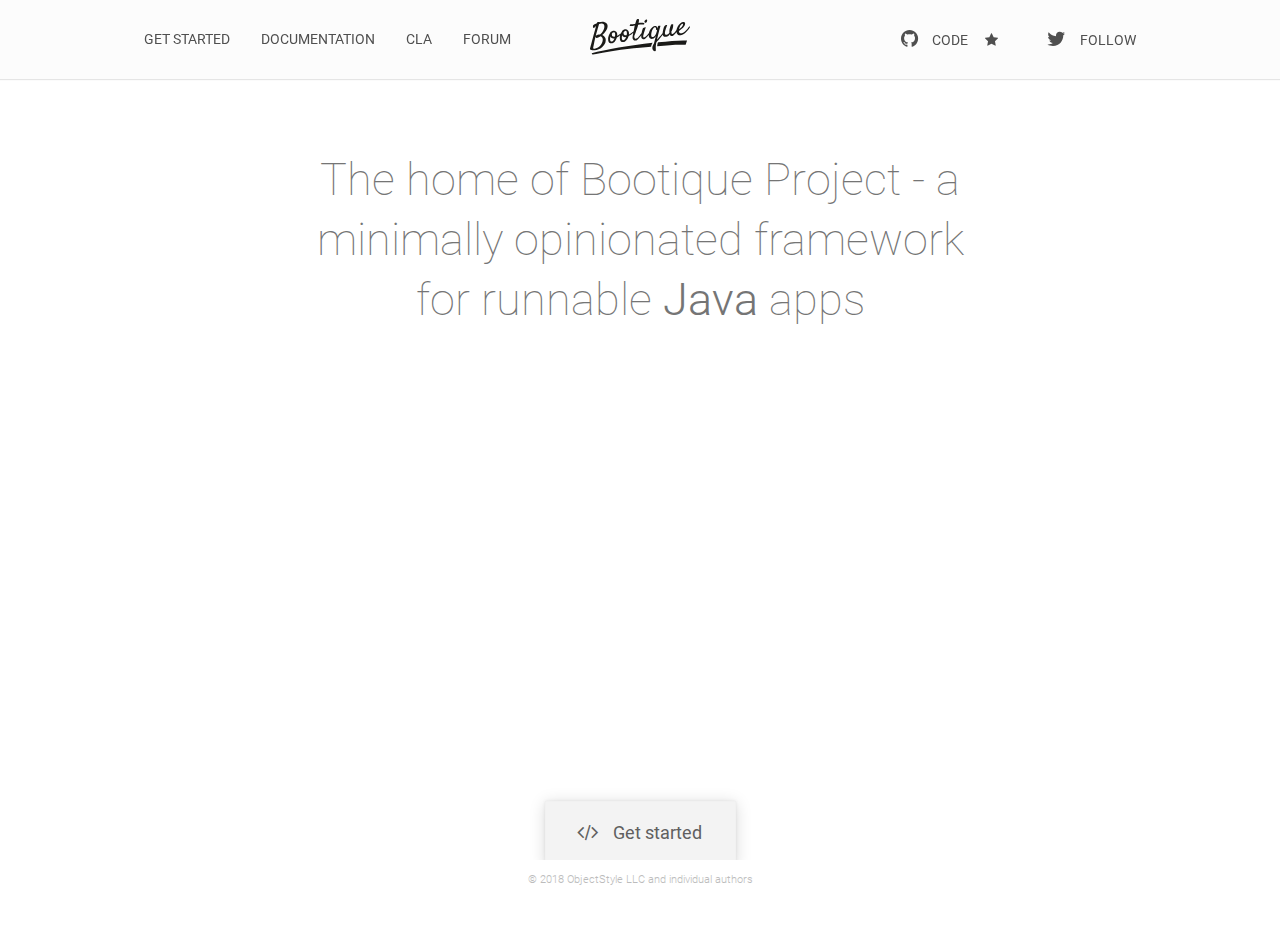
<file: index.html>
<!doctype html>
<html class="no-js" lang="en-us">
<head>
	<meta name="generator" content="Hugo 0.25.1" />
  <meta charset="utf-8">
  <title>Bootique: Minimally Opionated Framework for Runnable Java</title>
  <meta name="description" content="Bootique is a minimally opinionated platform for runnable Java applications. Provides command-line launcher, dependency injection service, configuration and lots of extension modules.">
<meta name="keywords" content="Bootique, Bootique project, Guice, Container-less Java, Runnable Jar, Make Jar not War, WYSIWYR">

  <meta name="viewport" content="width=device-width, initial-scale=1">
  <link rel="apple-touch-icon" sizes="180x180" href="/images/favicon/apple-touch-icon.png">
  <link rel="icon" type="image/png" href="/images/favicon/favicon-16x16.png" sizes="16x16">
  <link rel="icon" type="image/png" href="/images/favicon/favicon-32x32.png" sizes="32x32">
  <link rel="manifest" href="/images/favicon/manifest.json">
  <link rel="mask-icon" href="/images/favicon/safari-pinned-tab.svg" color="#5bbad5">
  <link rel="shortcut icon" href="/images/favicon/favicon.ico">
  <meta name="msapplication-config" content="/images/favicon/browserconfig.xml">
  <meta name="theme-color" content="#ffffff">
  <link rel="canonical" href="https://bootique.io/">
  <link href="/assets/app.css?7dd556dca42277ae5dd0" rel="stylesheet">
<script type="text/javascript" src="/assets/app.js?7dd556dca42277ae5dd0"></script>

</head>

<body>
<!--[if lt IE 10]>
<p class="browsehappy">
  You are using an <strong>outdated</strong> browser.
  Please <a href="https://browsehappy.com/">upgrade your browser</a> your browser</a> to improve your experience.
</p>
<![endif]-->


<div id="top-nav" class="main">
  
  <a href="#menu" id="menuLink" aria-label="Menu" class="menu-link">
    
    <span></span>
  </a>
  <div id="menu" class="nav-menu pure-menu pure-menu-horizontal pure-menu-fixed">
    
    <a href="https://bootique.io/" class="nav-brand center">
      <img src="/images/logo.svg" alt="Bootique"/>
    </a>

    <div class="container nav">
      <div class="valign-wrapper-sm">
        <div class="valign-sm">
          <ul class="pure-menu-list pull-left">
  
  
  <li class="pure-menu-item">
    <a class="pure-menu-link" href="/docs/0/getting-started/">Get started</a>
  </li>
  
  <li class="pure-menu-item">
    <a class="pure-menu-link" href="/docs/">Documentation</a>
  </li>
  
  <li class="pure-menu-item">
    <a class="pure-menu-link" href="/cla/">CLA</a>
  </li>
  
  <li class="pure-menu-item">
    <a class="pure-menu-link" href="https://groups.google.com/forum/#!forum/bootique-user">Forum</a>
  </li>
  
</ul>

        </div>
      </div>
      <ul class="pure-menu-list pull-right">
        <li class="pure-menu-item gh-btns" data-gh-owner="bootique" data-gh-repo="bootique">
          <a href="https://github.com/bootique/bootique" class="pure-menu-link github-btn fork">
            <i class="fa fa-github"></i><span>Code</span>
          </a>
          <a href="https://github.com/bootique/bootique/stargazers" class="pure-menu-link github-btn star">
            <i class="fa fa-github"></i><i class="fa fa-star"></i><span class="star-counter"></span>
          </a>
        </li>
        <li class="pure-menu-item tw-btn">
          <a href="https://twitter.com/intent/follow?screen_name=BootiqueProject" class="pure-menu-link tw-btn">
            <i class="fa fa-twitter"></i><span>Follow</span>
          </a>
        </li>
      </ul>
    </div>
  </div>
</div>


<div class="full-window-height--nav">
  <div class="container content">
    <h2 class="inline-block center-block text-center slogan">
      The home of Bootique Project - a minimally opinionated framework for runnable <em>Java</em> apps
    </h2>
    <div class="center-block max-w-750">
      <div class="embed-responsive embed-responsive-16by9">
        <iframe class="embed-responsive-item" src="//www.youtube.com/embed/a4e8SOX1TAk"></iframe>
      </div>
    </div>
    <div class="text-center">
      <a href="docs/0/getting-started/" class="btn btn-lg btn-white mt-6p">
        <i class="fa fa-code"></i>Get started
      </a>
    </div>
  </div>
</div>

<p class="footer-p">&copy; <span class="current-year">2018</span> ObjectStyle LLC and individual authors</p>


<script>
  (function(b,o,i,l,e,r){b.GoogleAnalyticsObject=l;b[l]||(b[l]=
  function(){(b[l].q=b[l].q||[]).push(arguments)});b[l].l=+new Date;
  e=o.createElement(i);r=o.getElementsByTagName(i)[0];
  e.src='https://www.google-analytics.com/analytics.js';
  r.parentNode.insertBefore(e,r)}(window,document,'script','ga'));
  ga('create','UA-74603008-1');ga('send','pageview');
</script>



<script>
!function(e,t,n,s,u,a){e.twq||(s=e.twq=function(){s.exe?s.exe.apply(s,arguments):s.queue.push(arguments);
},s.version='1.1',s.queue=[],u=t.createElement(n),u.async=!0,u.src='//static.ads-twitter.com/uwt.js',
a=t.getElementsByTagName(n)[0],a.parentNode.insertBefore(u,a))}(window,document,'script');

twq('init','nwf2s');
twq('track','PageView');
</script>


</body>
</html>
</file>
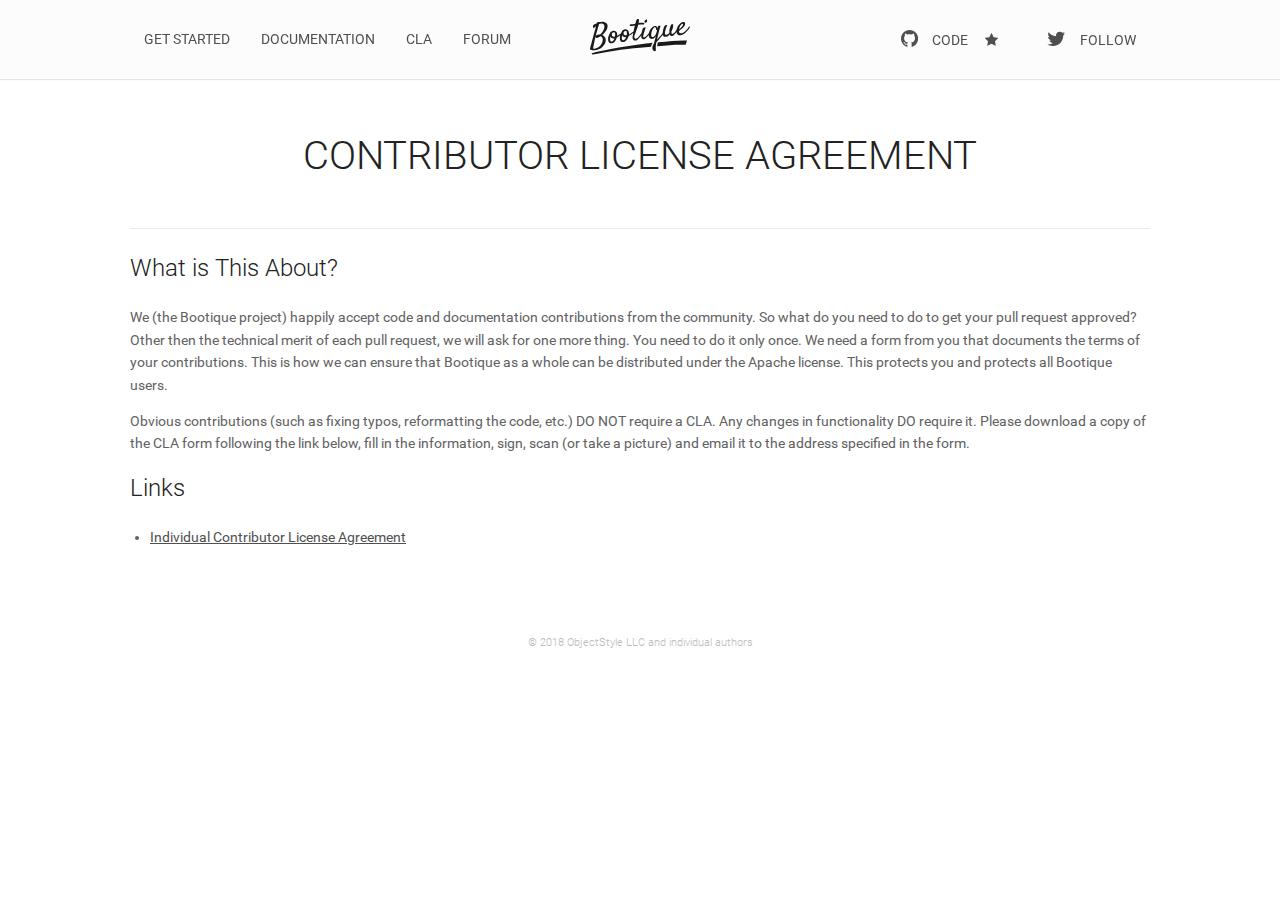
<file: cla/index.html>
<!doctype html>
<html class="no-js" lang="en-us">
<head>
  <meta charset="utf-8">
  <title>Bootique: Minimally Opionated Framework for Runnable Java</title>
  <meta name="description" content="Bootique: A Minimally Opinionated Framework for Runnable Java Apps - Contributor License Agreement">
<meta name="keywords" content="Bootique Contributor License Agreement">

  <meta name="viewport" content="width=device-width, initial-scale=1">
  <link rel="apple-touch-icon" sizes="180x180" href="/images/favicon/apple-touch-icon.png">
  <link rel="icon" type="image/png" href="/images/favicon/favicon-16x16.png" sizes="16x16">
  <link rel="icon" type="image/png" href="/images/favicon/favicon-32x32.png" sizes="32x32">
  <link rel="manifest" href="/images/favicon/manifest.json">
  <link rel="mask-icon" href="/images/favicon/safari-pinned-tab.svg" color="#5bbad5">
  <link rel="shortcut icon" href="/images/favicon/favicon.ico">
  <meta name="msapplication-config" content="/images/favicon/browserconfig.xml">
  <meta name="theme-color" content="#ffffff">
  <link rel="canonical" href="https://bootique.io/cla/">
  <link href="/assets/app.css?7dd556dca42277ae5dd0" rel="stylesheet">
<script type="text/javascript" src="/assets/app.js?7dd556dca42277ae5dd0"></script>

</head>

<body>

<!--[if lt IE 10]>
<p class="browsehappy">
  You are using an <strong>outdated</strong> browser.
  Please <a href="https://browsehappy.com/">upgrade your browser</a> your browser</a> to improve your experience.
</p>
<![endif]-->

<div id="top-nav" class="main">
  
  <a href="#menu" id="menuLink" aria-label="Menu" class="menu-link">
    
    <span></span>
  </a>
  <div id="menu" class="nav-menu pure-menu pure-menu-horizontal pure-menu-fixed">
    
    <a href="https://bootique.io/" class="nav-brand center">
      <img src="/images/logo.svg" alt="Bootique"/>
    </a>

    <div class="container nav">
      <div class="valign-wrapper-sm">
        <div class="valign-sm">
          <ul class="pure-menu-list pull-left">
  
  
  <li class="pure-menu-item">
    <a class="pure-menu-link" href="/docs/0/getting-started/">Get started</a>
  </li>
  
  <li class="pure-menu-item">
    <a class="pure-menu-link" href="/docs/">Documentation</a>
  </li>
  
  <li class="pure-menu-item">
    <a class="pure-menu-link" href="/cla/">CLA</a>
  </li>
  
  <li class="pure-menu-item">
    <a class="pure-menu-link" href="https://groups.google.com/forum/#!forum/bootique-user">Forum</a>
  </li>
  
</ul>

        </div>
      </div>
      <ul class="pure-menu-list pull-right">
        <li class="pure-menu-item gh-btns" data-gh-owner="bootique" data-gh-repo="bootique">
          <a href="https://github.com/bootique/bootique" class="pure-menu-link github-btn fork">
            <i class="fa fa-github"></i><span>Code</span>
          </a>
          <a href="https://github.com/bootique/bootique/stargazers" class="pure-menu-link github-btn star">
            <i class="fa fa-github"></i><i class="fa fa-star"></i><span class="star-counter"></span>
          </a>
        </li>
        <li class="pure-menu-item tw-btn">
          <a href="https://twitter.com/intent/follow?screen_name=BootiqueProject" class="pure-menu-link tw-btn">
            <i class="fa fa-twitter"></i><span>Follow</span>
          </a>
        </li>
      </ul>
    </div>
  </div>
</div>


<div class="container content docbook">
  <h1>
    Contributor License Agreement
  </h1>
  <hr/>

  <article>
    

<h2 id="what-is-this-about">What is This About?</h2>

<p>We (the Bootique project) happily accept code and documentation contributions from the community. So what
do you need to do to get your pull request approved? Other then the technical merit of each pull request,
we will ask for one more thing. You need to do it only once. We need a form from you that documents the
terms of your contributions. This is how we can ensure that Bootique as a whole can be distributed under
the Apache license. This protects you and protects all Bootique users.</p>

<p>Obvious contributions (such as fixing typos, reformatting the code, etc.) DO NOT require a CLA. Any
changes in functionality DO require it. Please download a copy of the CLA form following the link below,
fill in the information, sign, scan (or take a picture) and email it to the address specified in the form.</p>

<h2 id="links">Links</h2>

<ul>
<li><a href="https://www.objectstyle.com/f/cla/icla.pdf">Individual Contributor License Agreement</a></li>
</ul>

  </article>
</div>
<p class="footer-p">&copy; <span class="current-year">2018</span> ObjectStyle LLC and individual authors</p>


<script>
  (function(b,o,i,l,e,r){b.GoogleAnalyticsObject=l;b[l]||(b[l]=
  function(){(b[l].q=b[l].q||[]).push(arguments)});b[l].l=+new Date;
  e=o.createElement(i);r=o.getElementsByTagName(i)[0];
  e.src='https://www.google-analytics.com/analytics.js';
  r.parentNode.insertBefore(e,r)}(window,document,'script','ga'));
  ga('create','UA-74603008-1');ga('send','pageview');
</script>



<script>
!function(e,t,n,s,u,a){e.twq||(s=e.twq=function(){s.exe?s.exe.apply(s,arguments):s.queue.push(arguments);
},s.version='1.1',s.queue=[],u=t.createElement(n),u.async=!0,u.src='//static.ads-twitter.com/uwt.js',
a=t.getElementsByTagName(n)[0],a.parentNode.insertBefore(u,a))}(window,document,'script');

twq('init','nwf2s');
twq('track','PageView');
</script>


</body>
</html>
</file>
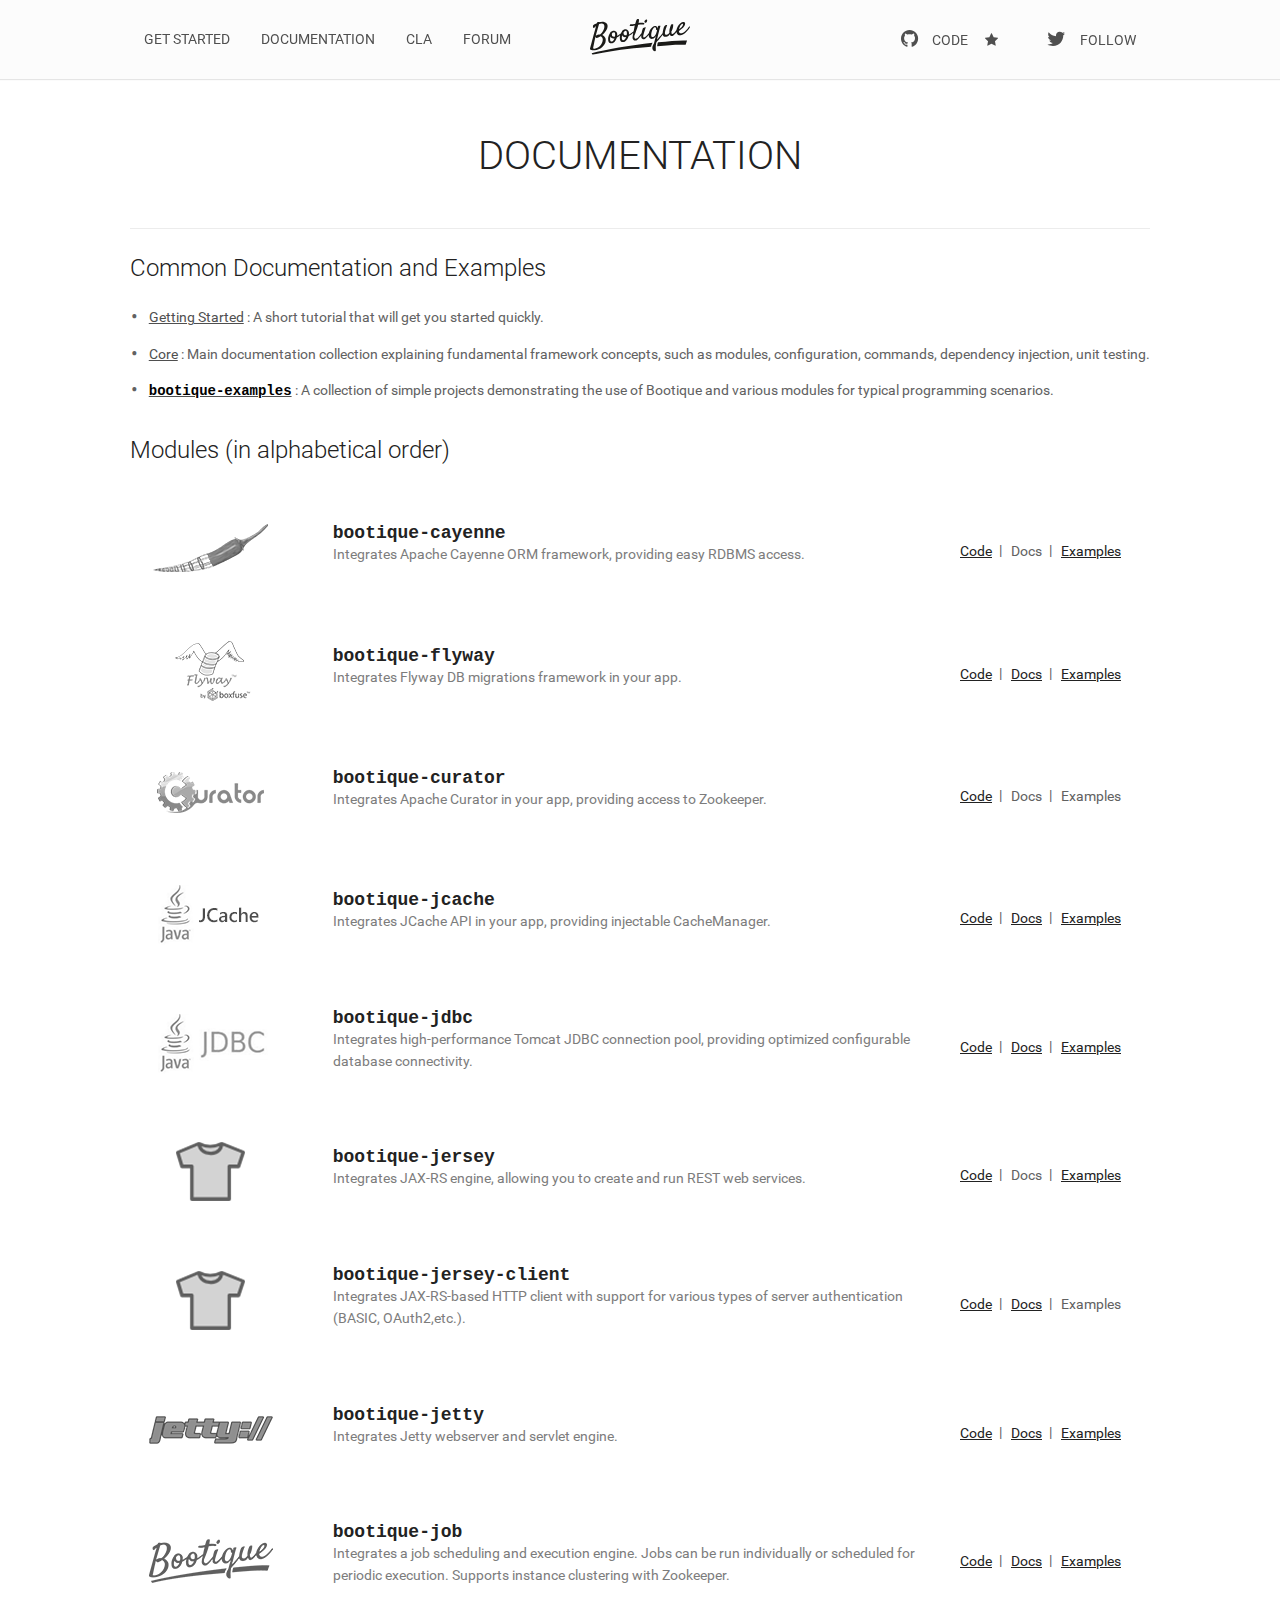
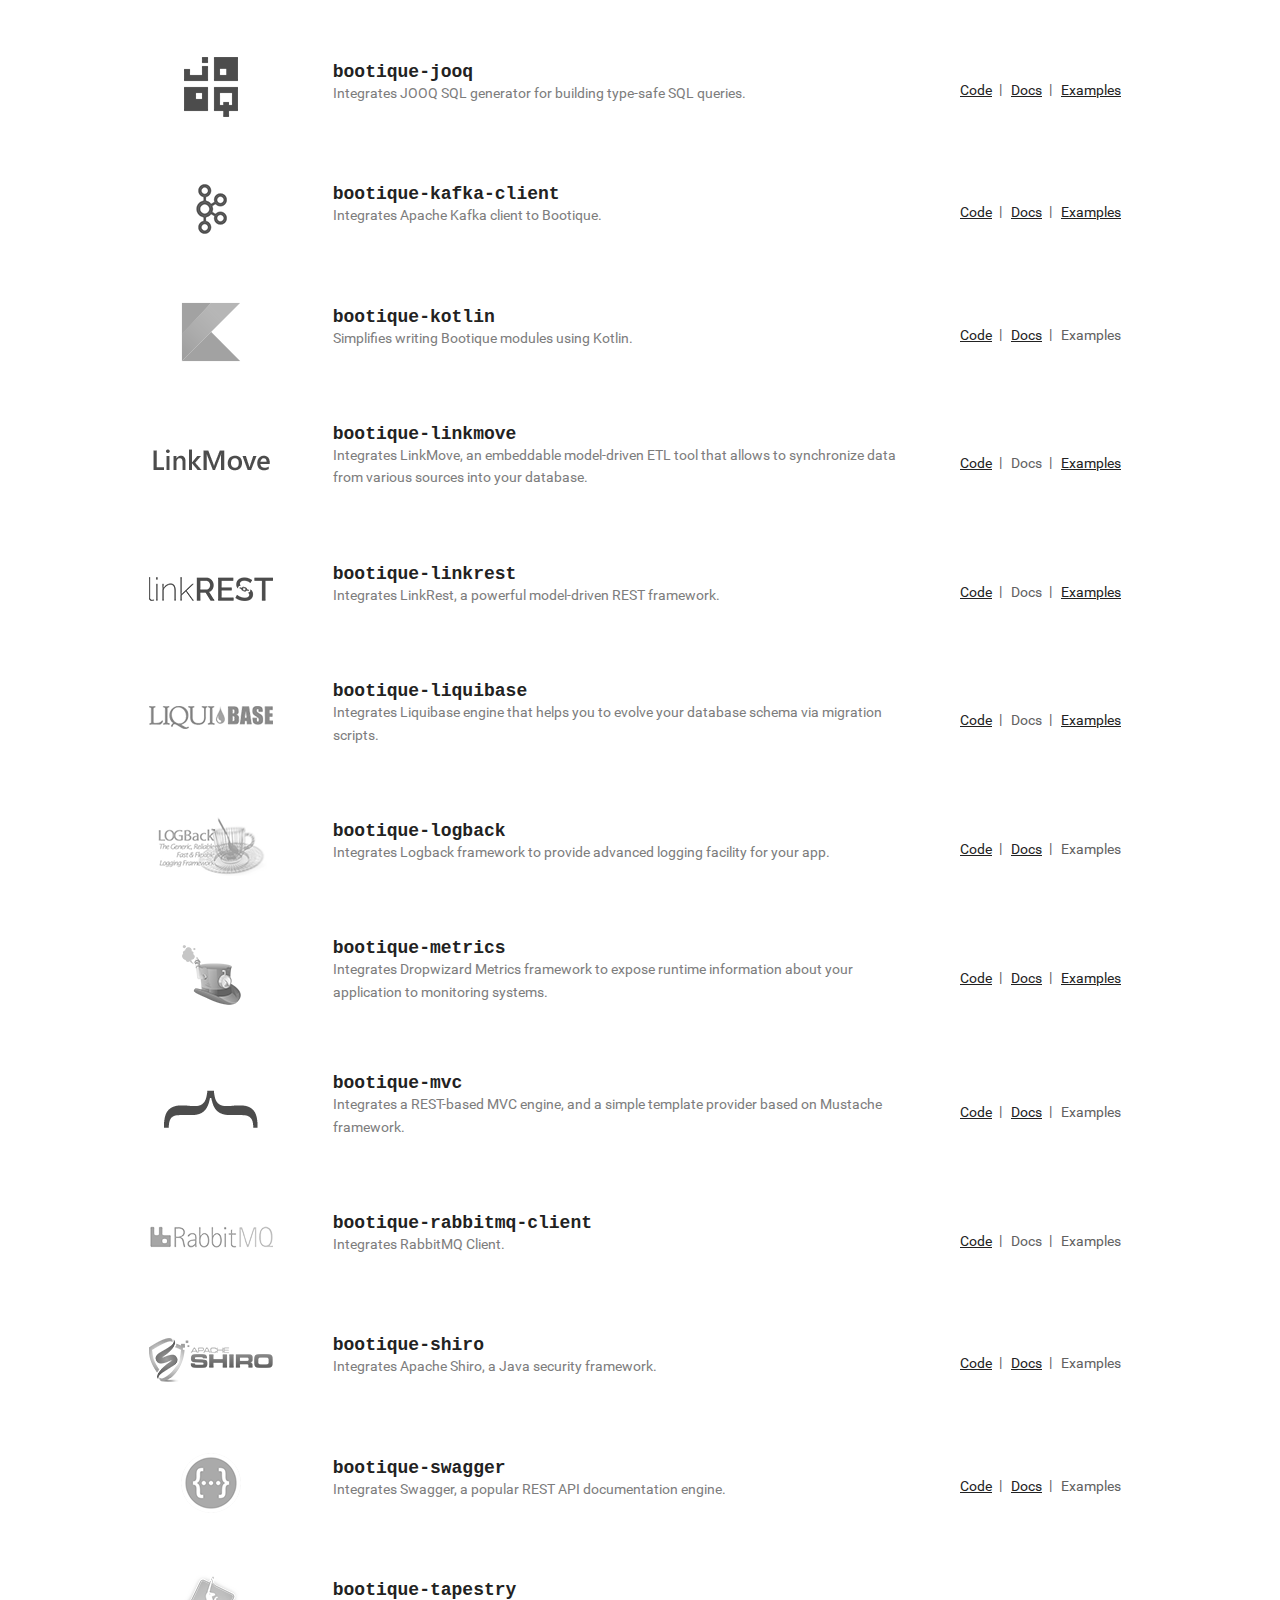
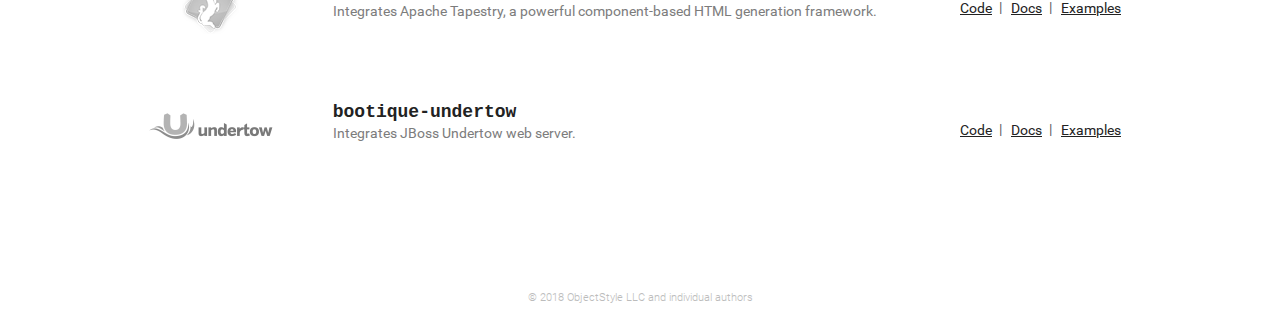
<file: docs/index.html>
<!doctype html>
<html class="no-js" lang="en-us">
<head>
  <meta charset="utf-8">
  <title>Bootique: Minimally Opionated Framework for Runnable Java</title>
  <meta name="description" content="Bootique: A Minimally Opinionated Framework for Runnable Java Apps - Documentation version 0">
<meta name="keywords" content="Bootique Framework Documentation version 0">

  <meta name="viewport" content="width=device-width, initial-scale=1">
  <link rel="apple-touch-icon" sizes="180x180" href="/images/favicon/apple-touch-icon.png">
  <link rel="icon" type="image/png" href="/images/favicon/favicon-16x16.png" sizes="16x16">
  <link rel="icon" type="image/png" href="/images/favicon/favicon-32x32.png" sizes="32x32">
  <link rel="manifest" href="/images/favicon/manifest.json">
  <link rel="mask-icon" href="/images/favicon/safari-pinned-tab.svg" color="#5bbad5">
  <link rel="shortcut icon" href="/images/favicon/favicon.ico">
  <meta name="msapplication-config" content="/images/favicon/browserconfig.xml">
  <meta name="theme-color" content="#ffffff">
  <link rel="canonical" href="https://bootique.io/docs/">
  <link href="/assets/app.css?7dd556dca42277ae5dd0" rel="stylesheet">
<script type="text/javascript" src="/assets/app.js?7dd556dca42277ae5dd0"></script>

</head>

<body>

<!--[if lt IE 10]>
<p class="browsehappy">
  You are using an <strong>outdated</strong> browser.
  Please <a href="https://browsehappy.com/">upgrade your browser</a> your browser</a> to improve your experience.
</p>
<![endif]-->

<div id="top-nav" class="main">
  
  <a href="#menu" id="menuLink" aria-label="Menu" class="menu-link">
    
    <span></span>
  </a>
  <div id="menu" class="nav-menu pure-menu pure-menu-horizontal pure-menu-fixed">
    
    <a href="https://bootique.io/" class="nav-brand center">
      <img src="/images/logo.svg" alt="Bootique"/>
    </a>

    <div class="container nav">
      <div class="valign-wrapper-sm">
        <div class="valign-sm">
          <ul class="pure-menu-list pull-left">
  
  
  <li class="pure-menu-item">
    <a class="pure-menu-link" href="/docs/0/getting-started/">Get started</a>
  </li>
  
  <li class="pure-menu-item">
    <a class="pure-menu-link" href="/docs/">Documentation</a>
  </li>
  
  <li class="pure-menu-item">
    <a class="pure-menu-link" href="/cla/">CLA</a>
  </li>
  
  <li class="pure-menu-item">
    <a class="pure-menu-link" href="https://groups.google.com/forum/#!forum/bootique-user">Forum</a>
  </li>
  
</ul>

        </div>
      </div>
      <ul class="pure-menu-list pull-right">
        <li class="pure-menu-item gh-btns" data-gh-owner="bootique" data-gh-repo="bootique">
          <a href="https://github.com/bootique/bootique" class="pure-menu-link github-btn fork">
            <i class="fa fa-github"></i><span>Code</span>
          </a>
          <a href="https://github.com/bootique/bootique/stargazers" class="pure-menu-link github-btn star">
            <i class="fa fa-github"></i><i class="fa fa-star"></i><span class="star-counter"></span>
          </a>
        </li>
        <li class="pure-menu-item tw-btn">
          <a href="https://twitter.com/intent/follow?screen_name=BootiqueProject" class="pure-menu-link tw-btn">
            <i class="fa fa-twitter"></i><span>Follow</span>
          </a>
        </li>
      </ul>
    </div>
  </div>
</div>


<div class="container content docbook">
  <h1>
    Documentation
  </h1>
  <hr/>

  <article>
    <div class="pure-g docs-wrapper">
  <!-- MAIN -->
  <div class="docs-main pure-u-1">
    <!-- chapter -->
    <div class="chapter">
      <div class="titlepage">
        <h2 class="title">
          Common Documentation and Examples
        </h2>
      </div>
      <div class="itemizedlist">
        <ul class="itemizedlist">
          <li class="listitem" id="getting-started">
            <p>
              <a href="0/getting-started/index.html">Getting Started</a>
              : A short tutorial that will get you started quickly.
            </p>
          </li>
          <li class="listitem" id="core">
            <p>
              <a href="0/bootique-docs/index.html">Core</a>
              : Main documentation collection explaining fundamental framework concepts, such as modules, configuration,
              commands, dependency injection, unit testing.
            </p>
          </li>
          <li class="listitem" id="bootique-examples">
            <p>
              <a href="https://github.com/bootique-examples">
                <code class="code">bootique-examples</code></a>
              : A collection of simple projects demonstrating the use of Bootique and various modules for typical
              programming scenarios.
            </p>
          </li>
        </ul>
      </div>
    </div>
    <!-- /.chapter -->

    <!-- chapter -->
    <div class="chapter">
      <div class="titlepage">
        <h2 class="title">
          Modules (in alphabetical order)
        </h2>
      </div>
      <div class="itemizedlist">
        <ul class="itemizedlist media-list">
          <!-- MEDIA ITEM -->
          <li class="listitem media" id="bootique-cayenne">
            <div class="media-holder media-left media-middle">
              <a href="https://github.com/bootique/bootique-cayenne">
                <img src="images/cayenne.png" alt="Cayenne"/>
              </a>
            </div>
            <div class="media-body media-middle">
              <a class="media-heading" href="https://github.com/bootique/bootique-cayenne"><code class="code">bootique-cayenne</code></a>
              <p>Integrates Apache Cayenne ORM framework, providing easy RDBMS access.</p>
            </div>
            <div class="media-right media-middle nowrap">
              <ul class="list-inline list-vertbars">
                <li><a href="https://github.com/bootique/bootique-cayenne">Code</a></li>
                <li>Docs</li>
                <li><a href="https://github.com/bootique-examples/bootique-cayenne-demo">Examples</a></li>
              </ul>
            </div>
          </li>
          <!-- /.MEDIA ITEM -->

          <!-- MEDIA ITEM -->
          <li class="listitem media" id="bootique-flyway">
            <div class="media-holder media-left media-middle">
              <a href="https://github.com/bootique/bootique-flyway">
                <img src="images/flyway.png" alt="Flyway"/>
              </a>
            </div>
            <div class="media-body media-middle">
              <a class="media-heading" href="https://github.com/bootique/bootique-flyway"><code class="code">bootique-flyway</code></a>
              <p>Integrates Flyway DB migrations framework in your app.</p>
            </div>
            <div class="media-right media-middle nowrap">
              <ul class="list-inline list-vertbars">
                <li><a href="https://github.com/bootique/bootique-flyway">Code</a></li>
                <li><a href="https://github.com/bootique/bootique-flyway/blob/master/README.md">Docs</a></li>
                <li><a href="https://github.com/bootique-examples/bootique-flyway-demo">Examples</a></li>
              </ul>
            </div>
          </li>
          <!-- /.MEDIA ITEM -->

          <!-- MEDIA ITEM -->
          <li class="listitem media" id="bootique-curator">
            <div class="media-holder media-left media-middle">
              <a href="https://github.com/bootique/bootique-curator">
                <img src="images/curator.png" alt="Curator"/>
              </a>
            </div>
            <div class="media-body media-middle">
              <a class="media-heading" href="https://github.com/bootique/bootique-curator"><code class="code">bootique-curator</code></a>
              <p>Integrates Apache Curator in your app, providing access to Zookeeper.</p>
            </div>
            <div class="media-right media-middle nowrap">
              <ul class="list-inline list-vertbars">
                <li><a href="https://github.com/bootique/bootique-curator">Code</a></li>
                <li>Docs</li>
                <li>Examples</li>
              </ul>
            </div>
          </li>
          <!-- /.MEDIA ITEM -->

          <!-- MEDIA ITEM -->
          <li class="listitem media" id="bootique-jcache">
            <div class="media-holder media-left media-middle">
              <a href="https://github.com/bootique/bootique-jcache">
                <img src="images/jcache.png" alt="JCache"/>
              </a>
            </div>
            <div class="media-body media-middle">
              <a class="media-heading" href="https://github.com/bootique/bootique-jcache"><code class="code">bootique-jcache</code></a>
              <p>Integrates JCache API in your app, providing injectable CacheManager.</p>
            </div>
            <div class="media-right media-middle nowrap">
              <ul class="list-inline list-vertbars">
                <li><a href="https://github.com/bootique/bootique-jcache">Code</a></li>
                <li><a href="https://github.com/bootique/bootique-jcache/blob/master/README.md">Docs</a></li>
                <li><a href="https://github.com/bootique-examples/bootique-jcache-demo">Examples</a></li>
              </ul>
            </div>
          </li>
          <!-- /.MEDIA ITEM -->

          <!-- MEDIA ITEM -->
          <li class="listitem media" id="bootique-jdbc">
            <div class="media-holder media-left media-middle">
              <a href="https://github.com/bootique/bootique-jdbc">
                <img src="images/jdbc.png" alt="jdbc"/>
              </a>
            </div>
            <div class="media-body media-middle">
              <a class="media-heading" href="https://github.com/bootique/bootique-jdbc"><code
                class="code">bootique-jdbc</code></a>
              <p>Integrates high-performance Tomcat JDBC connection pool, providing optimized configurable database
                connectivity.</p>
            </div>
            <div class="media-right media-middle nowrap">
              <ul class="list-inline list-vertbars">
                <li><a href="https://github.com/bootique/bootique-jdbc">Code</a></li>
                <li><a href="https://github.com/bootique/bootique-jdbc/blob/master/README.md">Docs</a></li>
                <li><a href="https://github.com/bootique-examples/bootique-jdbc-demo">Examples</a></li>
              </ul>
            </div>
          </li>
          <!-- /.MEDIA ITEM -->

          <!-- MEDIA ITEM -->
          <li class="listitem media" id="bootique-jersey">
            <div class="media-holder media-left media-middle">
              <a href="https://github.com/bootique/bootique-jersey">
                <img src="images/jersey.png" alt="Jersey"/>
              </a>
            </div>
            <div class="media-body media-middle">
              <a class="media-heading" href="https://github.com/bootique/bootique-jersey"><code class="code">bootique-jersey</code></a>
              <p>Integrates JAX-RS engine, allowing you to create and run REST web services.</p>
            </div>
            <div class="media-right media-middle nowrap">
              <ul class="list-inline list-vertbars">
                <li><a href="https://github.com/bootique/bootique-jersey">Code</a></li>
                <li>Docs</li>
                <li><a href="https://github.com/bootique-examples/bootique-rest-demo">Examples</a></li>
              </ul>
            </div>
          </li>
          <!-- /.MEDIA ITEM -->

          <!-- MEDIA ITEM -->
          <li class="listitem media" id="bootique-jersey-client">
            <div class="media-holder media-left media-middle">
              <a href="https://github.com/bootique/bootique-jersey-client">
                <img src="images/jersey.png" alt="Jersey Client"/>
              </a>
            </div>
            <div class="media-body media-middle">
              <a class="media-heading" href="https://github.com/bootique/bootique-jersey-client"><code class="code">bootique-jersey-client</code></a>
              <p>Integrates JAX-RS-based HTTP client with support for various types of server authentication (BASIC,
                OAuth2,etc.).</p>
            </div>
            <div class="media-right media-middle nowrap">
              <ul class="list-inline list-vertbars">
                <li><a href="https://github.com/bootique/bootique-jersey-client">Code</a></li>
                <li><a href="https://github.com/bootique/bootique-jersey-client/blob/master/README.md">Docs</a></li>
                <li>Examples</li>
              </ul>
            </div>
          </li>
          <!-- /.MEDIA ITEM -->

          <!-- MEDIA ITEM -->
          <li class="listitem media" id="bootique-jetty">
            <div class="media-holder media-left media-middle">
              <a href="https://github.com/bootique/bootique-jetty">
                <img src="images/jetty.png" alt="jetty"/>
              </a>
            </div>
            <div class="media-body media-middle">
              <a class="media-heading" href="https://github.com/bootique/bootique-jetty"><code class="code">bootique-jetty</code></a>
              <p>Integrates Jetty webserver and servlet engine.</p>
            </div>
            <div class="media-right media-middle nowrap">
              <ul class="list-inline list-vertbars">
                <li><a href="https://github.com/bootique/bootique-jetty">Code</a></li>
                <li><a href="0/bootique-jetty-docs/index.html">Docs</a></li>
                <li><a href="https://github.com/bootique-examples/bootique-jetty-demo">Examples</a></li>
              </ul>
            </div>
          </li>
          <!-- /.MEDIA ITEM -->

          <!-- MEDIA ITEM -->
          <li class="listitem media" id="bootique-job">
            <div class="media-holder media-left media-middle">
              <a href="https://github.com/bootique/bootique-job">
                <img src="images/job.png" alt="job"/>
              </a>
            </div>
            <div class="media-body media-middle">
              <a class="media-heading" href="https://github.com/bootique/bootique-job"><code
                class="code">bootique-job</code></a>
              <p>Integrates a job scheduling and execution engine. Jobs can be run individually or scheduled for
                periodic execution. Supports instance clustering with Zookeeper.</p>
            </div>
            <div class="media-right media-middle nowrap">
              <ul class="list-inline list-vertbars">
                <li><a href="https://github.com/bootique/bootique-job">Code</a></li>
                <li><a href="https://github.com/bootique/bootique-job/blob/master/README.md">Docs</a></li>
                <li><a href="https://github.com/bootique-examples/bootique-jobs-demo">Examples</a></li>
              </ul>
            </div>
          </li>
          <!-- /.MEDIA ITEM -->

          <!-- MEDIA ITEM -->
          <li class="listitem media" id="bootique-jooq">
            <div class="media-holder media-left media-middle">
              <a href="https://github.com/bootique/bootique-jooq">
                <img src="images/jooq.png" alt="jooq"/>
              </a>
            </div>
            <div class="media-body media-middle">
              <a class="media-heading" href="https://github.com/bootique/bootique-jooq"><code
                class="code">bootique-jooq</code></a>
              <p>Integrates JOOQ SQL generator for building type-safe SQL queries.</p>
            </div>
            <div class="media-right media-middle nowrap">
              <ul class="list-inline list-vertbars">
                <li><a href="https://github.com/bootique/bootique-jooq">Code</a></li>
                <li><a href="https://github.com/bootique/bootique-jooq/blob/master/README.md">Docs</a></li>
                <li><a href="https://github.com/bootique-examples/bootique-jooq-demo">Examples</a></li>
              </ul>
            </div>
          </li>
          <!-- /.MEDIA ITEM -->

          <!-- MEDIA ITEM -->
          <li class="listitem media" id="bootique-kafka-client">
            <div class="media-holder media-left media-middle">
              <a href="https://github.com/bootique/bootique-kafka-client">
                <img src="images/kafka.png" alt="bootique"/>
              </a>
            </div>
            <div class="media-body media-middle">
              <a class="media-heading" href="https://github.com/bootique/bootique-kafka-client"><code class="code">bootique-kafka-client</code></a>
              <p>Integrates Apache Kafka client to Bootique.</p>
            </div>
            <div class="media-right media-middle nowrap">
              <ul class="list-inline list-vertbars">
                <li><a href="https://github.com/bootique/bootique-kafka-client">Code</a></li>
                <li><a href="https://github.com/bootique/bootique-kafka-client/blob/master/README.md">Docs</a></li>
                <li><a href="https://github.com/bootique-examples/bootique-kafka-producer">Examples</a></li>
              </ul>
            </div>
          </li>
          <!-- /.MEDIA ITEM -->

          <!-- MEDIA ITEM -->
          <li class="listitem media" id="bootique-kotlin">
            <div class="media-holder media-left media-middle">
              <a href="https://github.com/bootique/bootique-kotlin">
                <img src="images/kotlin.png" alt="kotlin"/>
              </a>
            </div>
            <div class="media-body media-middle">
              <a class="media-heading" href="https://github.com/bootique/bootique-kotlin"><code
                class="code">bootique-kotlin</code></a>
              <p>Simplifies writing Bootique modules using Kotlin.</p>
            </div>
            <div class="media-right media-middle nowrap">
              <ul class="list-inline list-vertbars">
                <li><a href="https://github.com/bootique/bootique-kotlin">Code</a></li>
                <li><a href="https://bootique.github.io/bootique-kotlin/">Docs</a></li>
                <li>Examples</li>
              </ul>
            </div>
          </li>
          <!-- /.MEDIA ITEM -->

          <!-- MEDIA ITEM -->
          <li class="listitem media" id="bootique-linkmove">
            <div class="media-holder media-left media-middle">
              <a href="https://github.com/bootique/bootique-linkmove">
                <img src="images/linkmove.png" alt="linkmove"/>
              </a>
            </div>
            <div class="media-body media-middle">
              <a class="media-heading" href="https://github.com/bootique/bootique-linkmove"><code
                class="code">bootique-linkmove</code></a>
              <p>Integrates LinkMove, an embeddable model-driven ETL tool that allows to synchronize data from
                various sources into your database.</p>
            </div>
            <div class="media-right media-middle nowrap">
              <ul class="list-inline list-vertbars">
                <li><a href="https://github.com/bootique/bootique-linkmove">Code</a></li>
                <li>Docs</li>
                <li><a href="https://github.com/bootique-examples/bootique-linkmove-demo">Examples</a></li>
              </ul>
            </div>
          </li>
          <!-- /.MEDIA ITEM -->

          <!-- MEDIA ITEM -->
          <li class="listitem media" id="bootique-linkrest">
            <div class="media-holder media-left media-middle">
              <a href="https://github.com/bootique/bootique-linkrest">
                <img src="images/linkrest.png" alt="linkrest"/>
              </a>
            </div>
            <div class="media-body media-middle">
              <a class="media-heading" href="https://github.com/bootique/bootique-linkrest"><code class="code">bootique-linkrest</code></a>
              <p>Integrates LinkRest, a powerful model-driven REST framework.</p>
            </div>
            <div class="media-right media-middle nowrap">
              <ul class="list-inline list-vertbars">
                <li><a href="https://github.com/bootique/bootique-linkrest">Code</a></li>
                <li>Docs</li>
                <li><a href="https://github.com/bootique-examples/bootique-linkrest-demo">Examples</a></li>
              </ul>
            </div>
          </li>
          <!-- /.MEDIA ITEM -->

          <!-- MEDIA ITEM -->
          <li class="listitem media" id="bootique-liquibase">
            <div class="media-holder media-left media-middle">
              <a href="https://github.com/bootique/bootique-liquibase">
                <img src="images/liquibase.png" alt="liquibase"/>
              </a>
            </div>
            <div class="media-body media-middle">
              <a class="media-heading" href="https://github.com/bootique/bootique-liquibase"><code class="code">bootique-liquibase</code></a>
              <p>Integrates Liquibase engine that helps you to evolve your database schema via migration
                scripts.</p>
            </div>
            <div class="media-right media-middle nowrap">
              <ul class="list-inline list-vertbars">
                <li><a href="https://github.com/bootique/bootique-liquibase">Code</a></li>
                <li>Docs</li>
                <li><a href="https://github.com/bootique-examples/bootique-liquibase-demo">Examples</a></li>
              </ul>
            </div>
          </li>
          <!-- /.MEDIA ITEM -->

          <!-- MEDIA ITEM -->
          <li class="listitem media" id="bootique-logback">
            <div class="media-holder media-left media-middle">
              <a href="https://github.com/bootique/bootique-logback">
                <img src="images/logback.png" alt="logback"/>
              </a>
            </div>
            <div class="media-body media-middle">
              <a class="media-heading" href="https://github.com/bootique/bootique-logback"><code class="code">bootique-logback</code></a>
              <p> Integrates Logback framework to provide advanced logging facility for your app.</p>
            </div>
            <div class="media-right media-middle nowrap">
              <ul class="list-inline list-vertbars">
                <li><a href="https://github.com/bootique/bootique-logback">Code</a></li>
                <li><a href="0/bootique-logback-docs/index.html">Docs</a></li>
                <li>Examples</li>
              </ul>
            </div>
          </li>
          <!-- /.MEDIA ITEM -->

          <!-- MEDIA ITEM -->
          <li class="listitem media" id="bootique-metrics">
            <div class="media-holder media-left media-middle">
              <a href="https://github.com/bootique/bootique-metrics">
                <img src="images/metrics-hat.png" alt="metrics"/>
              </a>
            </div>
            <div class="media-body media-middle">
              <a class="media-heading" href="https://github.com/bootique/bootique-metrics"><code class="code">bootique-metrics</code></a>
              <p>Integrates Dropwizard Metrics framework to
                expose runtime information about your application to monitoring systems.</p>
            </div>
            <div class="media-right media-middle nowrap">
              <ul class="list-inline list-vertbars">
                <li><a href="https://github.com/bootique/bootique-metrics">Code</a></li>
                <li><a href="https://github.com/bootique/bootique-metrics/blob/master/README.md">Docs</a></li>
                <li><a href="https://github.com/bootique-examples/bootique-metrics-demo">Examples</a></li>
              </ul>
            </div>
          </li>
          <!-- /.MEDIA ITEM -->

          <!-- MEDIA ITEM -->
          <li class="listitem media" id="bootique-mvc">
            <div class="media-holder media-left media-middle">
              <a href="https://github.com/bootique/bootique-mvc">
                <img src="images/mustache.png" alt="mvc mustache"/>
              </a>
            </div>
            <div class="media-body media-middle">
              <a class="media-heading" href="https://github.com/bootique/bootique-mvc"><code
                class="code">bootique-mvc</code></a>
              <p>Integrates a REST-based MVC engine, and a simple template provider based on Mustache framework.</p>
            </div>
            <div class="media-right media-middle nowrap">
              <ul class="list-inline list-vertbars">
                <li><a href="https://github.com/bootique/bootique-mvc">Code</a></li>
                <li><a href="https://github.com/bootique/bootique-mvc/blob/master/README.md">Docs</a></li>
                <li>Examples</li>
              </ul>
            </div>
          </li>
          <!-- /.MEDIA ITEM -->

          <!-- MEDIA ITEM -->
          <li class="listitem media" id="bootique-rabbitmq-client">
            <div class="media-holder media-left media-middle">
              <a href="https://github.com/bootique/bootique-rabbitmq-client">
                <img src="images/rabbitmq-client.png" alt="rabbitmq-client"/>
              </a>
            </div>
            <div class="media-body media-middle">
              <a class="media-heading" href="https://github.com/bootique/bootique-rabbitmq-client"><code
                class="code">bootique-rabbitmq-client</code></a>
              <p>Integrates RabbitMQ Client.</p>
            </div>
            <div class="media-right media-middle nowrap">
              <ul class="list-inline list-vertbars">
                <li><a href="https://github.com/bootique/bootique-rabbitmq-client">Code</a></li>
                <li>Docs</li>
                <li>Examples</li>
              </ul>
            </div>
          </li>
          <!-- /.MEDIA ITEM -->

          <!-- MEDIA ITEM -->
          <li class="listitem media" id="bootique-shiro">
            <div class="media-holder media-left media-middle">
              <a href="https://github.com/bootique/bootique-shiro">
                <img src="images/shiro.png" alt="shiro"/>
              </a>
            </div>
            <div class="media-body media-middle">
              <a class="media-heading" href="https://github.com/bootique/bootique-shiro"><code class="code">bootique-shiro</code></a>
              <p>Integrates Apache Shiro, a Java security framework.</p>
            </div>
            <div class="media-right media-middle nowrap">
              <ul class="list-inline list-vertbars">
                <li><a href="https://github.com/bootique/bootique-shiro">Code</a></li>
                <li><a href="https://github.com/bootique/bootique-shiro/blob/master/README.md">Docs</a></li>
                <li>Examples</li>
              </ul>
            </div>
          </li>
          <!-- /.MEDIA ITEM -->

          <!-- MEDIA ITEM -->
          <li class="listitem media" id="bootique-swagger">
            <div class="media-holder media-left media-middle">
              <a href="https://github.com/bootique/bootique-swagger">
                <img src="images/swagger.png" alt="swagger"/>
              </a>
            </div>
            <div class="media-body media-middle">
              <a class="media-heading" href="https://github.com/bootique/bootique-swagger"><code class="code">bootique-swagger</code></a>
              <p>Integrates Swagger, a popular REST API documentation engine.</p>
            </div>
            <div class="media-right media-middle nowrap">
              <ul class="list-inline list-vertbars">
                <li><a href="https://github.com/bootique/bootique-swagger">Code</a></li>
                <li><a href="https://github.com/bootique/bootique-swagger/blob/master/README.md">Docs</a></li>
                <li>Examples</li>
              </ul>
            </div>
          </li>
          <!-- /.MEDIA ITEM -->

          <!-- MEDIA ITEM -->
          <li class="listitem media" id="bootique-tapestry">
            <div class="media-holder media-left media-middle">
              <a href="https://github.com/bootique/bootique-tapestry">
                <img src="images/tapestry.png" alt="tapestry"/>
              </a>
            </div>
            <div class="media-body media-middle">
              <a class="media-heading" href="https://github.com/bootique/bootique-tapestry"><code class="code">bootique-tapestry</code></a>
              <p>Integrates Apache Tapestry, a powerful component-based HTML generation framework.</p>
            </div>
            <div class="media-right media-middle nowrap">
              <ul class="list-inline list-vertbars">
                <li><a href="https://github.com/bootique/bootique-tapestry">Code</a></li>
                <li><a href="https://github.com/bootique/bootique-tapestry/blob/master/README.md">Docs</a></li>
                <li><a href="https://github.com/bootique-examples/bootique-tapestry-demo">Examples</a></li>
              </ul>
            </div>
          </li>
          <!-- /.MEDIA ITEM -->

          <!-- MEDIA ITEM -->
          <li class="listitem media" id="bootique-undertow">
            <div class="media-holder media-left media-middle">
              <a href="https://github.com/bootique/bootique-undertow">
                <img src="images/undertow.png" alt="undertow"/>
              </a>
            </div>
            <div class="media-body media-middle">
              <a class="media-heading" href="https://github.com/bootique/bootique-undertow"><code class="code">bootique-undertow</code></a>
              <p>Integrates JBoss Undertow web server.</p>
            </div>
            <div class="media-right media-middle nowrap">
              <ul class="list-inline list-vertbars">
                <li><a href="https://github.com/bootique/bootique-undertow">Code</a></li>
                <li><a href="https://github.com/bootique/bootique-undertow/blob/master/README.md">Docs</a></li>
                <li><a href="https://github.com/bootique-examples/bootique-undertow-demo">Examples</a></li>
              </ul>
            </div>
          </li>
          <!-- /.MEDIA ITEM -->
        </ul>
      </div>
    </div>
    <!-- /.chapter -->
  </div>
  <!-- /.MAIN -->
</div>

  </article>
</div>
<p class="footer-p">&copy; <span class="current-year">2018</span> ObjectStyle LLC and individual authors</p>


<script>
  (function(b,o,i,l,e,r){b.GoogleAnalyticsObject=l;b[l]||(b[l]=
  function(){(b[l].q=b[l].q||[]).push(arguments)});b[l].l=+new Date;
  e=o.createElement(i);r=o.getElementsByTagName(i)[0];
  e.src='https://www.google-analytics.com/analytics.js';
  r.parentNode.insertBefore(e,r)}(window,document,'script','ga'));
  ga('create','UA-74603008-1');ga('send','pageview');
</script>



<script>
!function(e,t,n,s,u,a){e.twq||(s=e.twq=function(){s.exe?s.exe.apply(s,arguments):s.queue.push(arguments);
},s.version='1.1',s.queue=[],u=t.createElement(n),u.async=!0,u.src='//static.ads-twitter.com/uwt.js',
a=t.getElementsByTagName(n)[0],a.parentNode.insertBefore(u,a))}(window,document,'script');

twq('init','nwf2s');
twq('track','PageView');
</script>


</body>
</html>
</file>
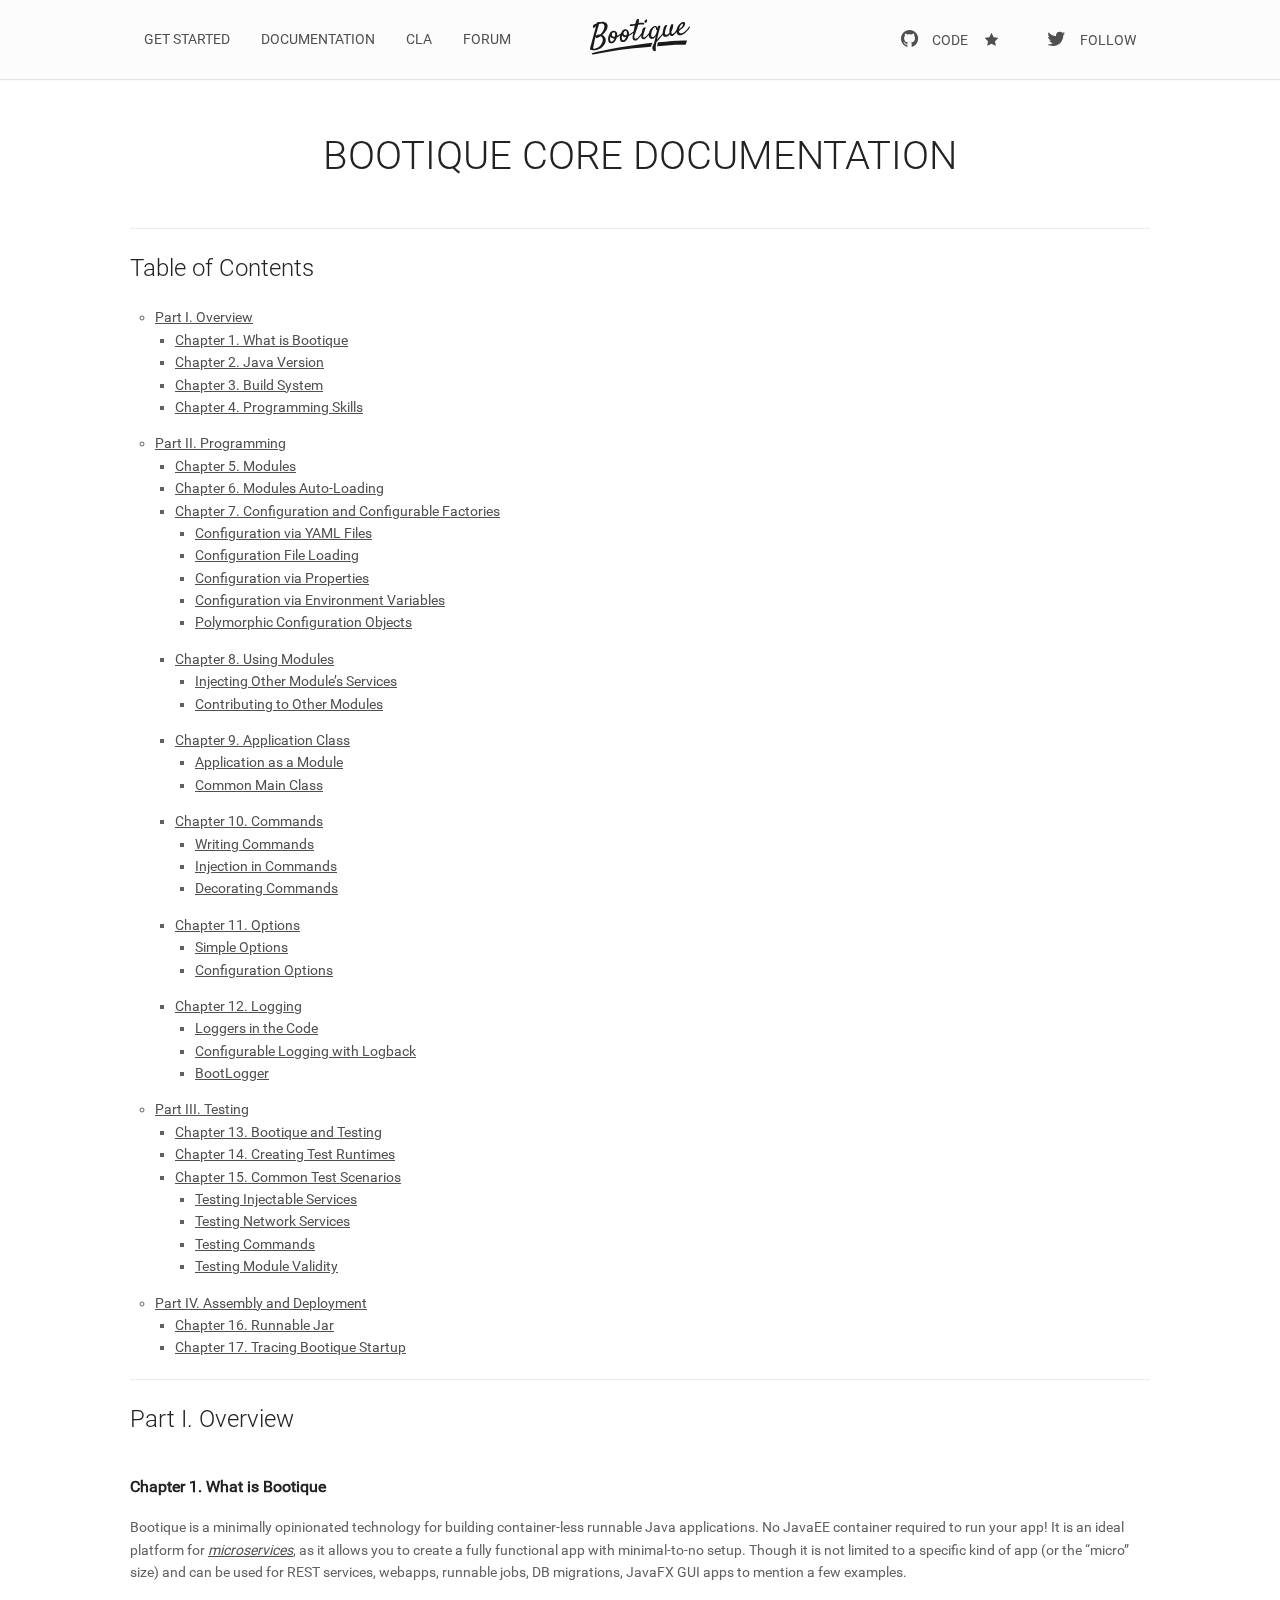
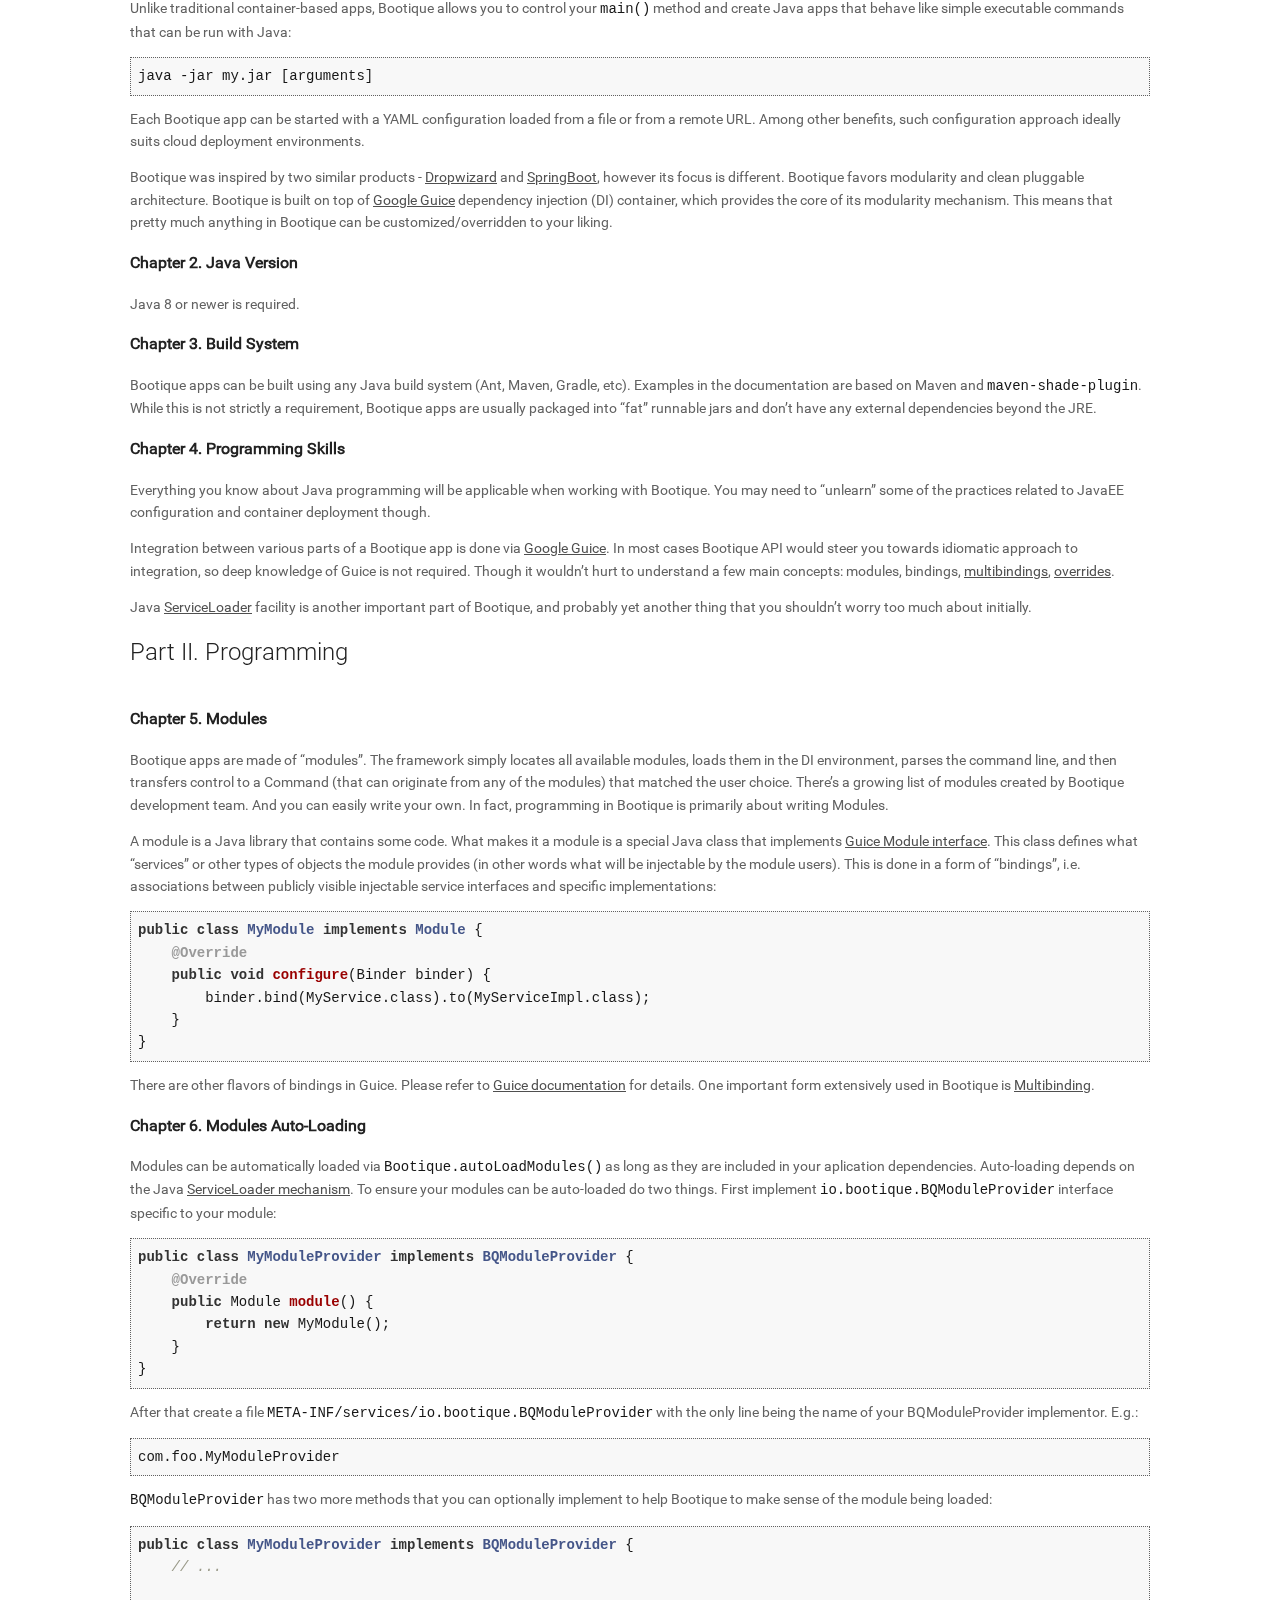
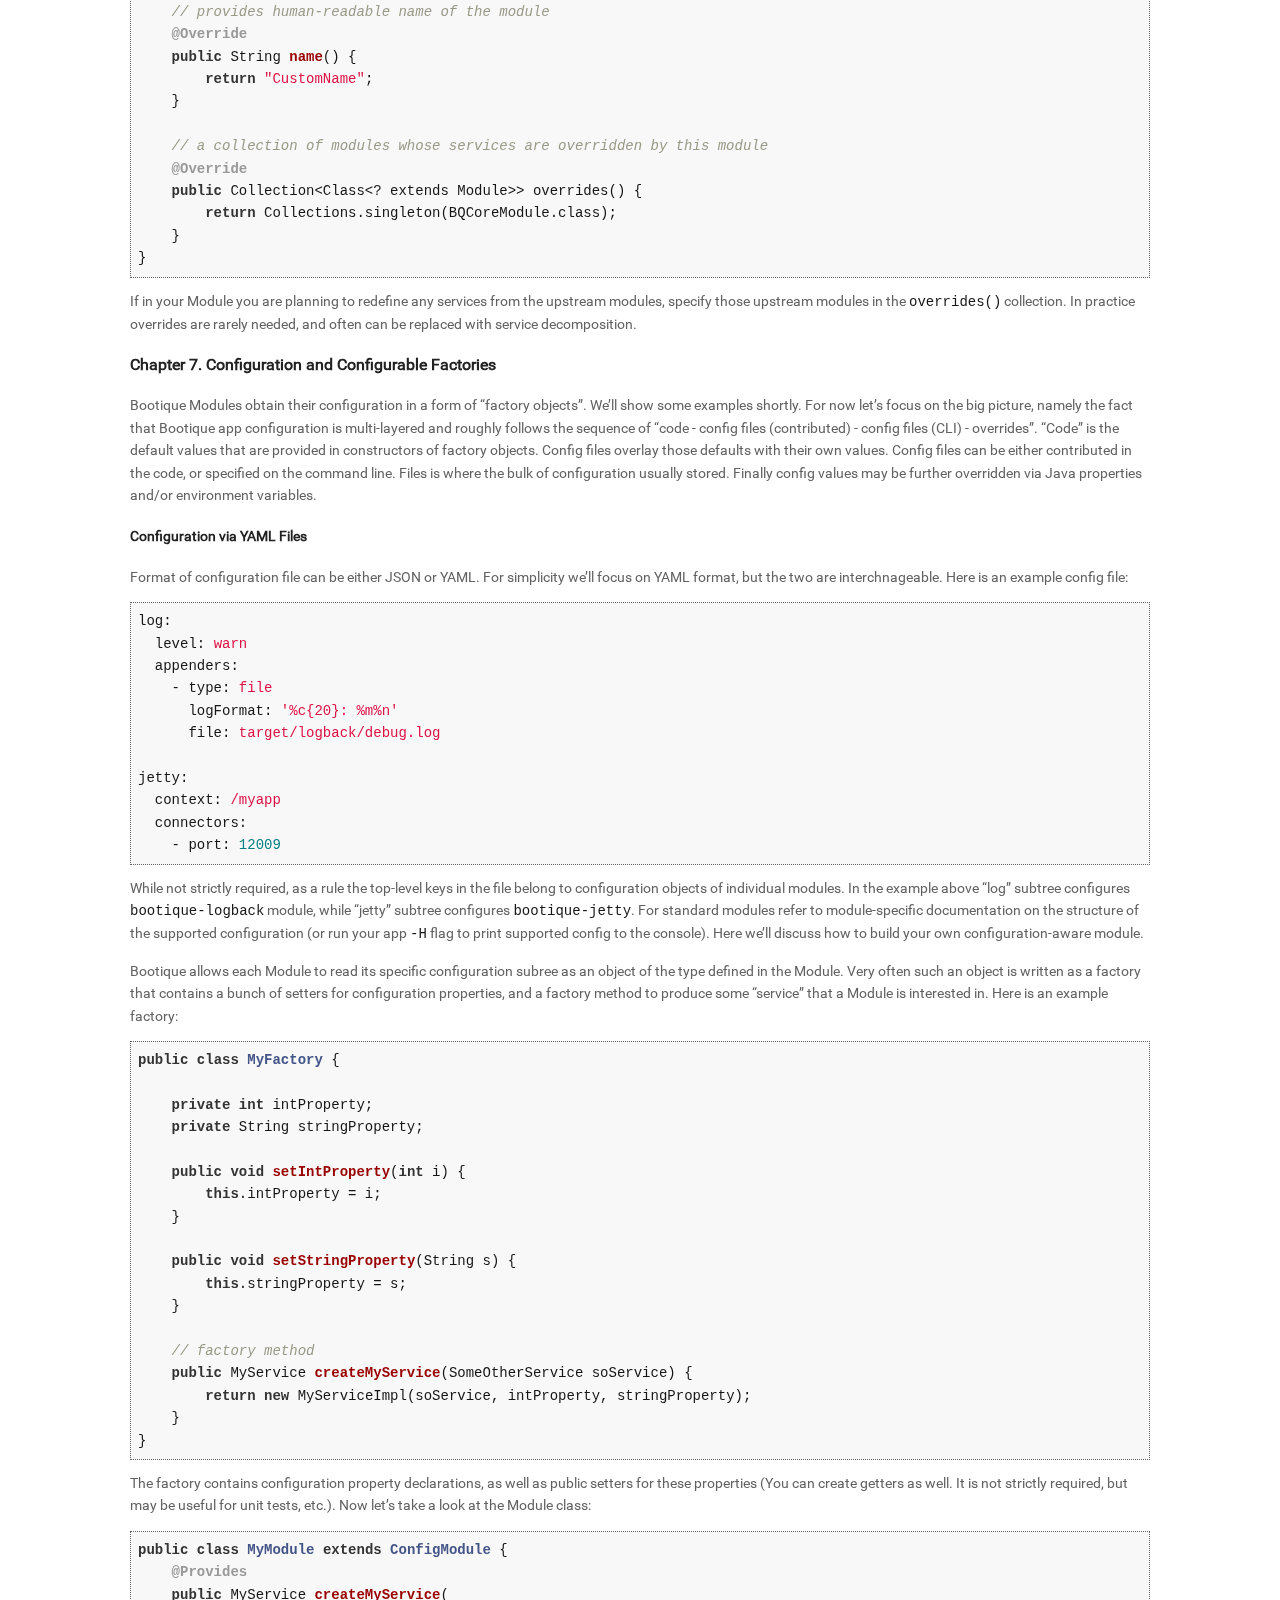
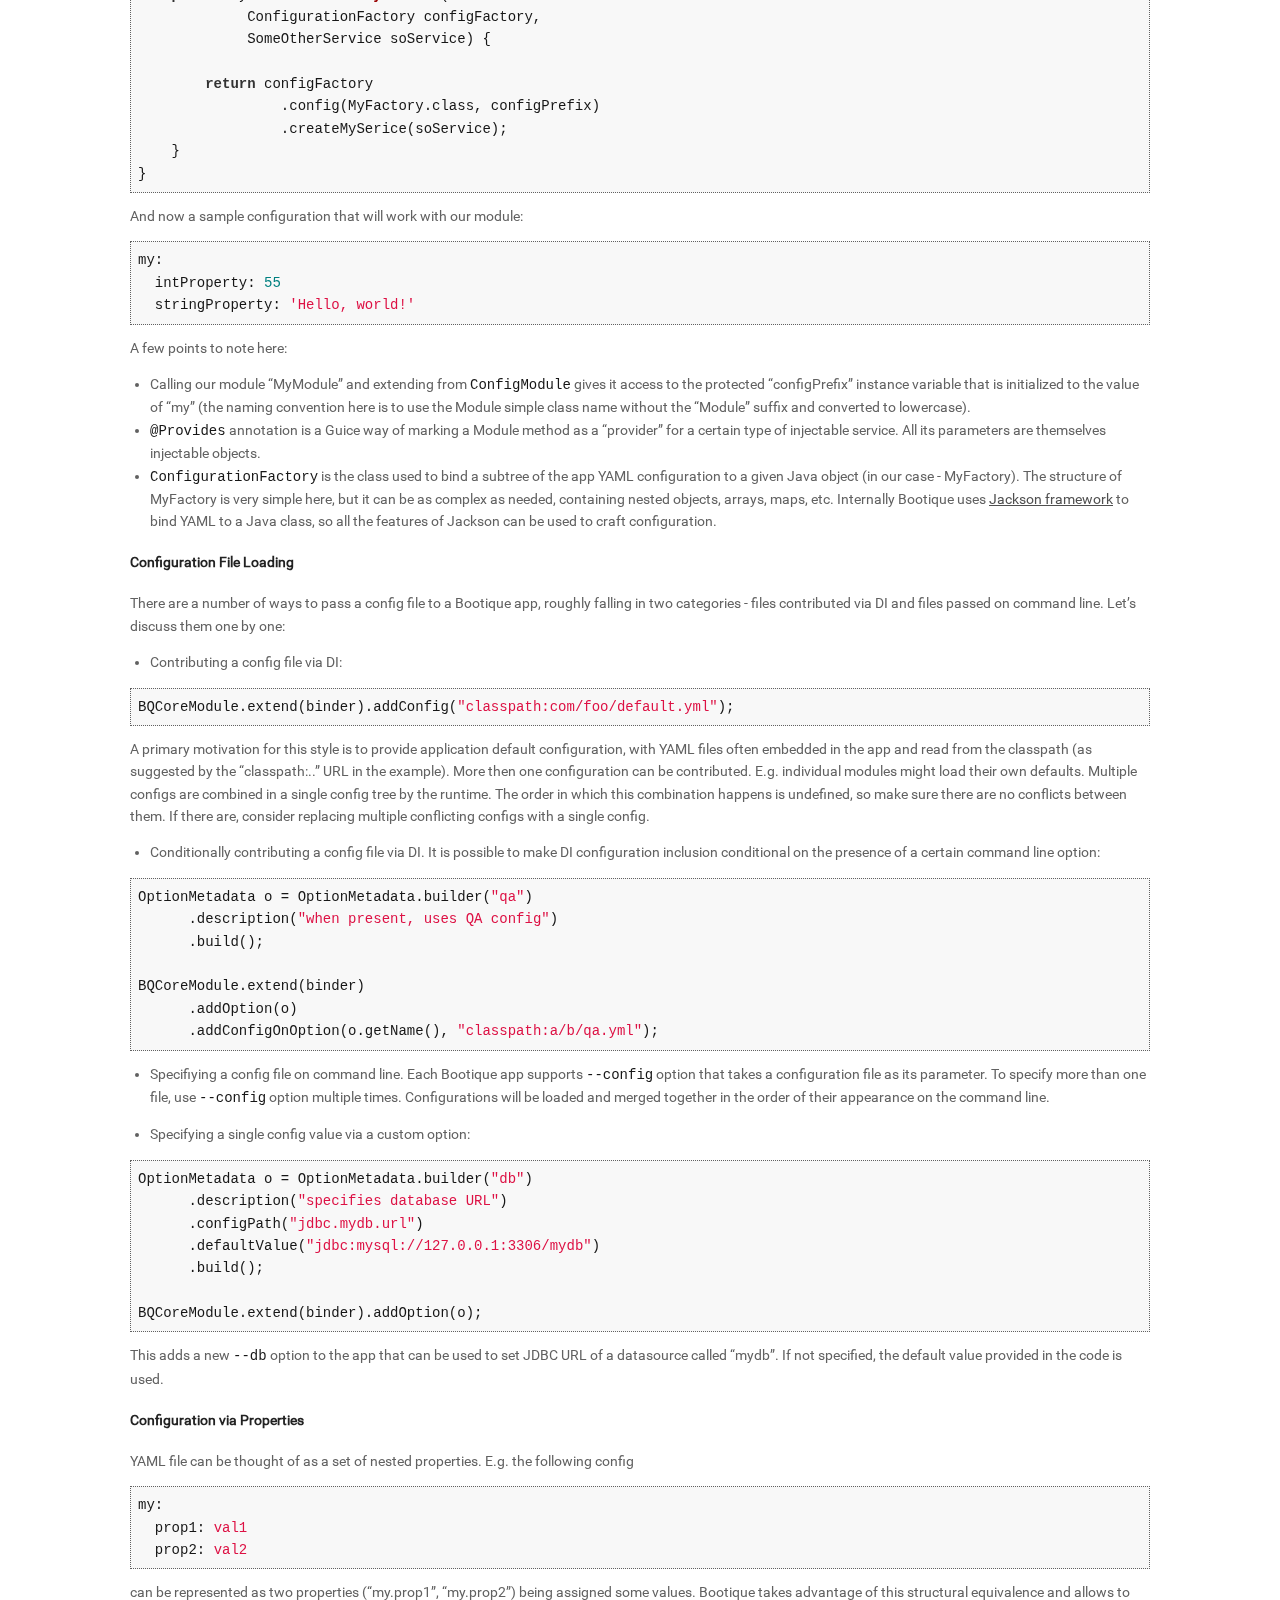
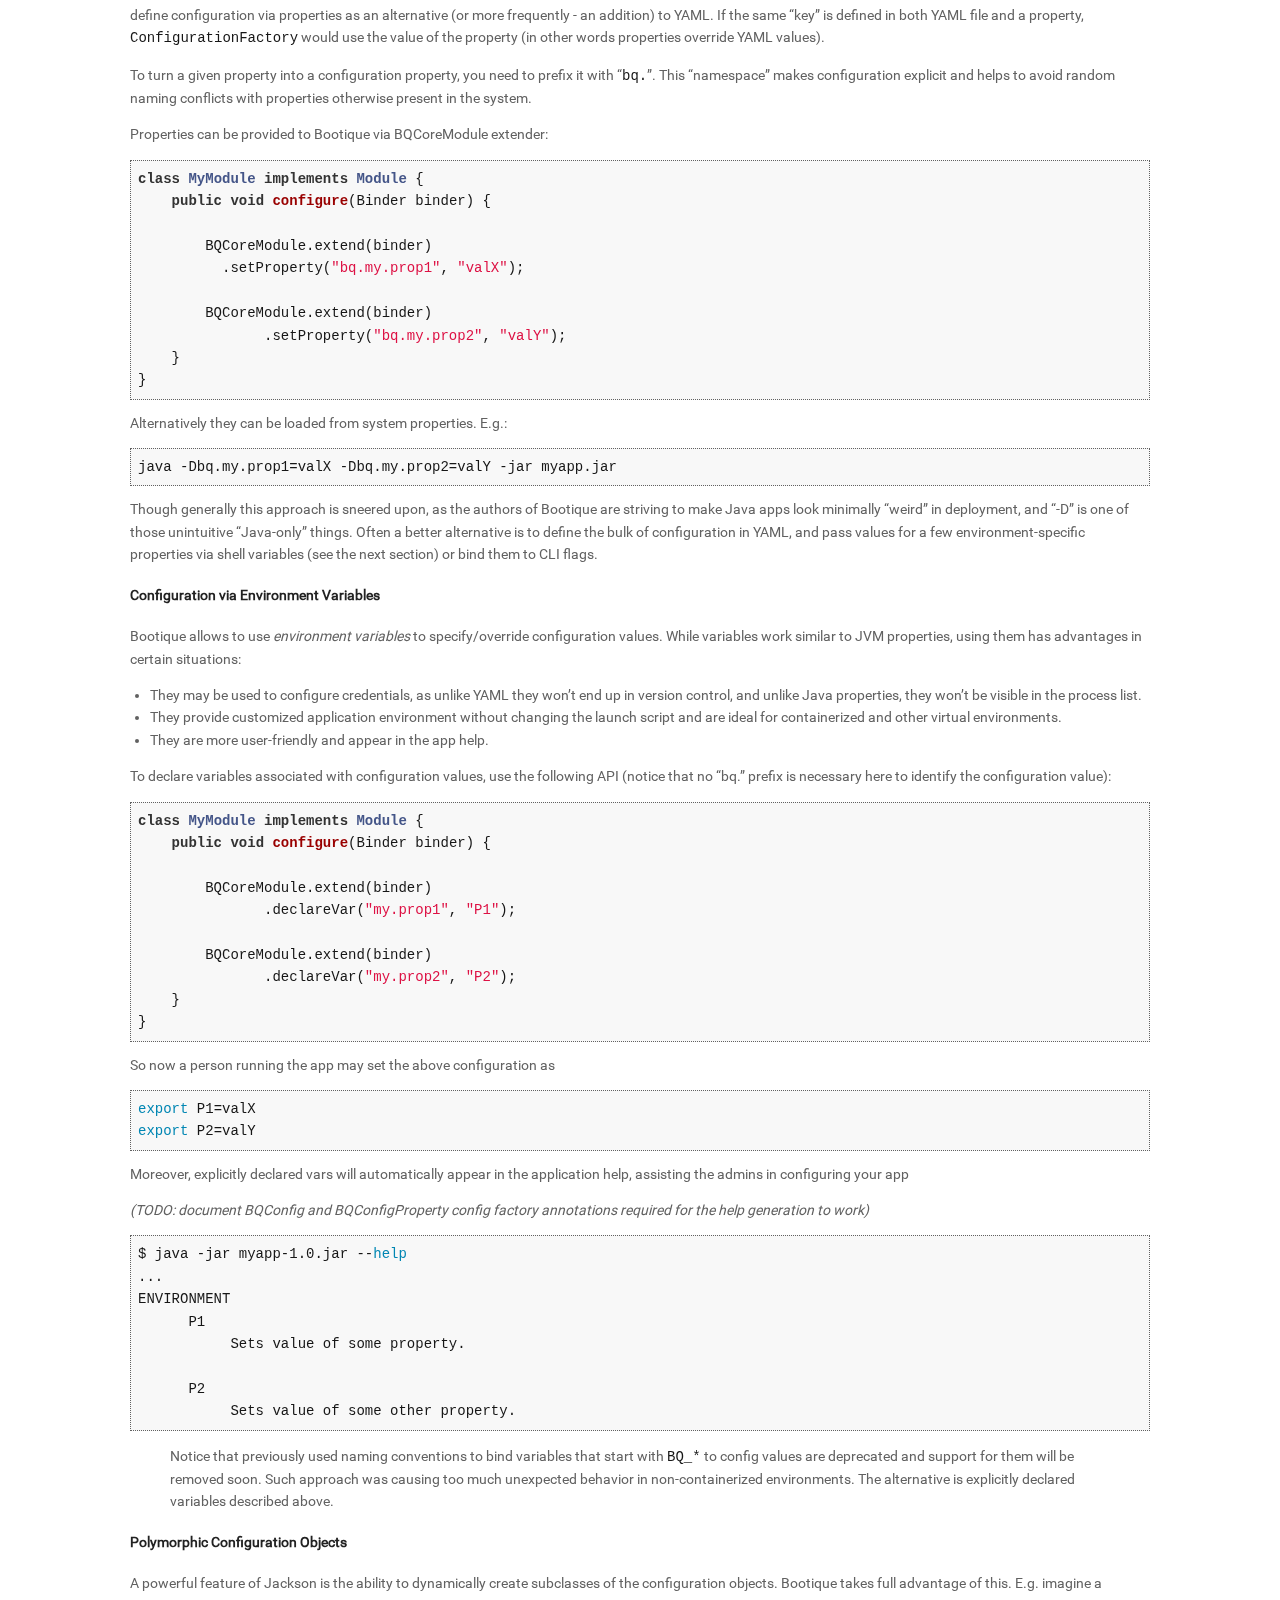
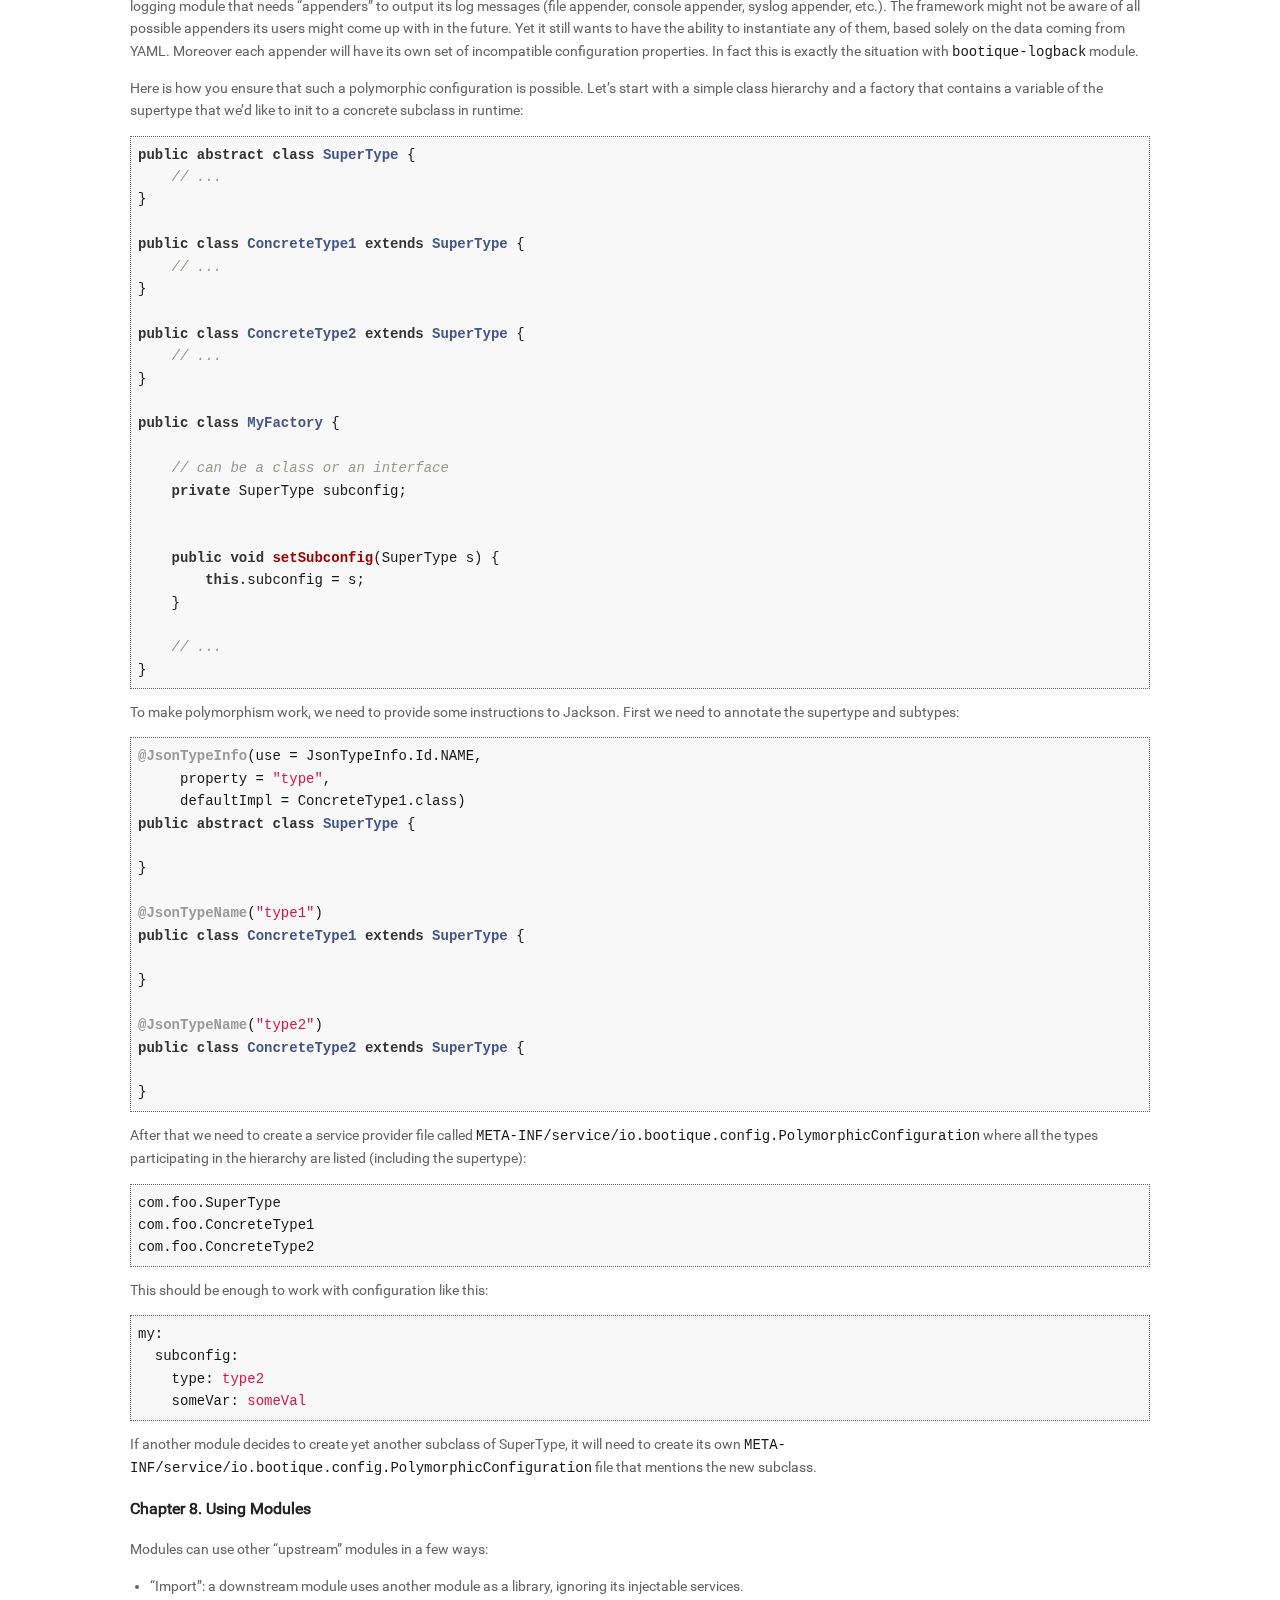
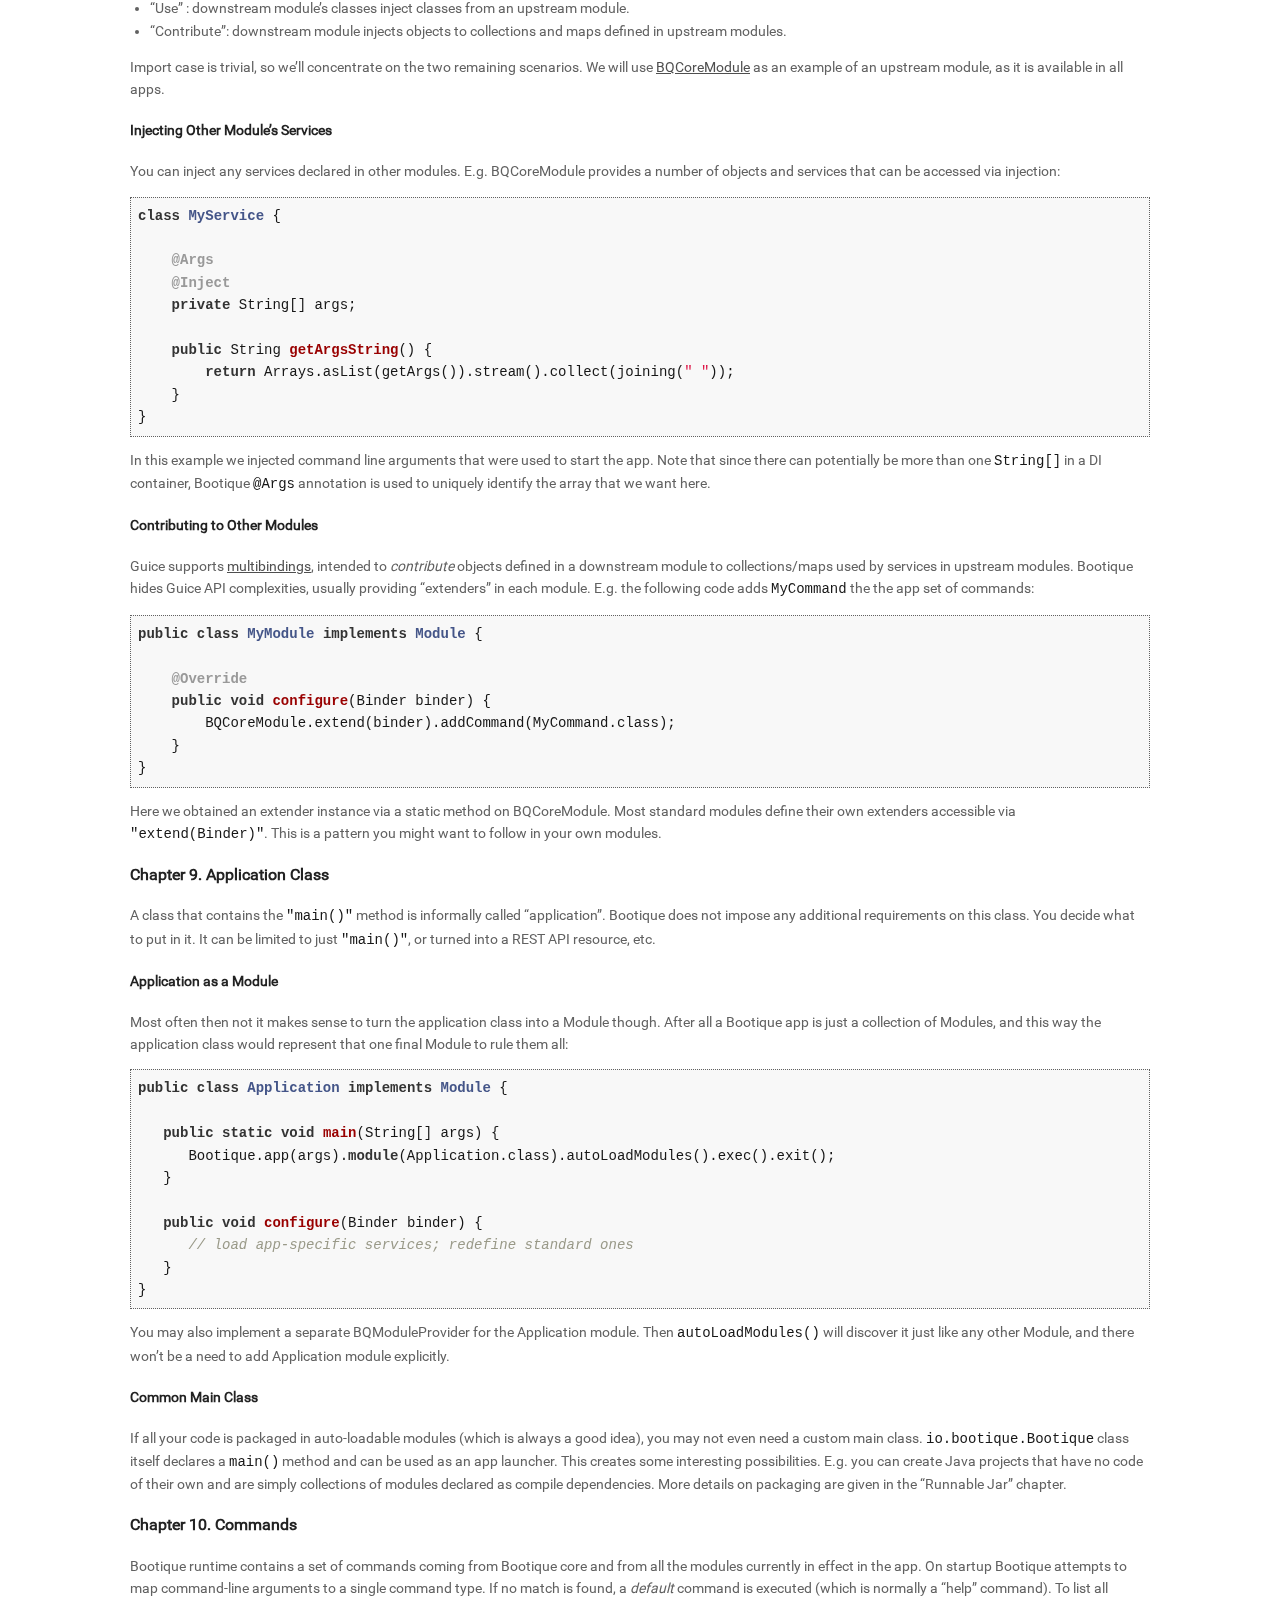
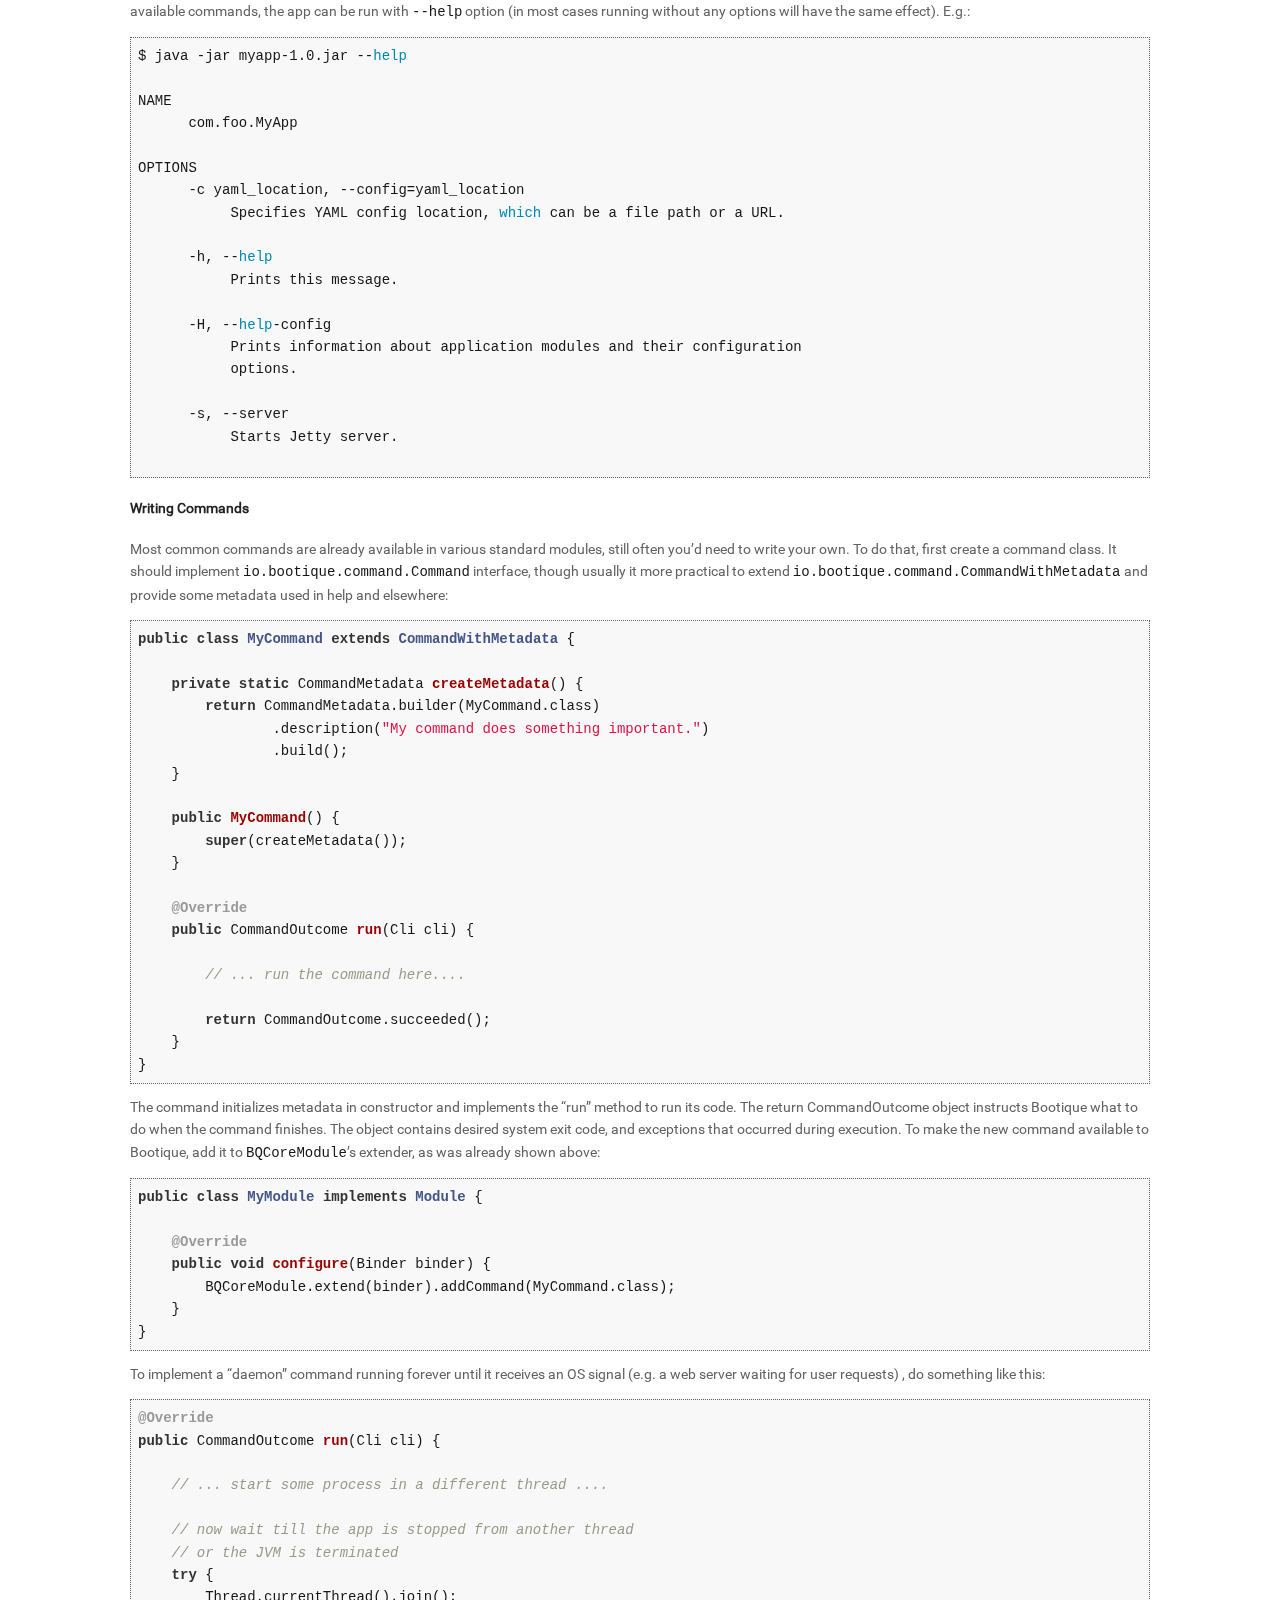
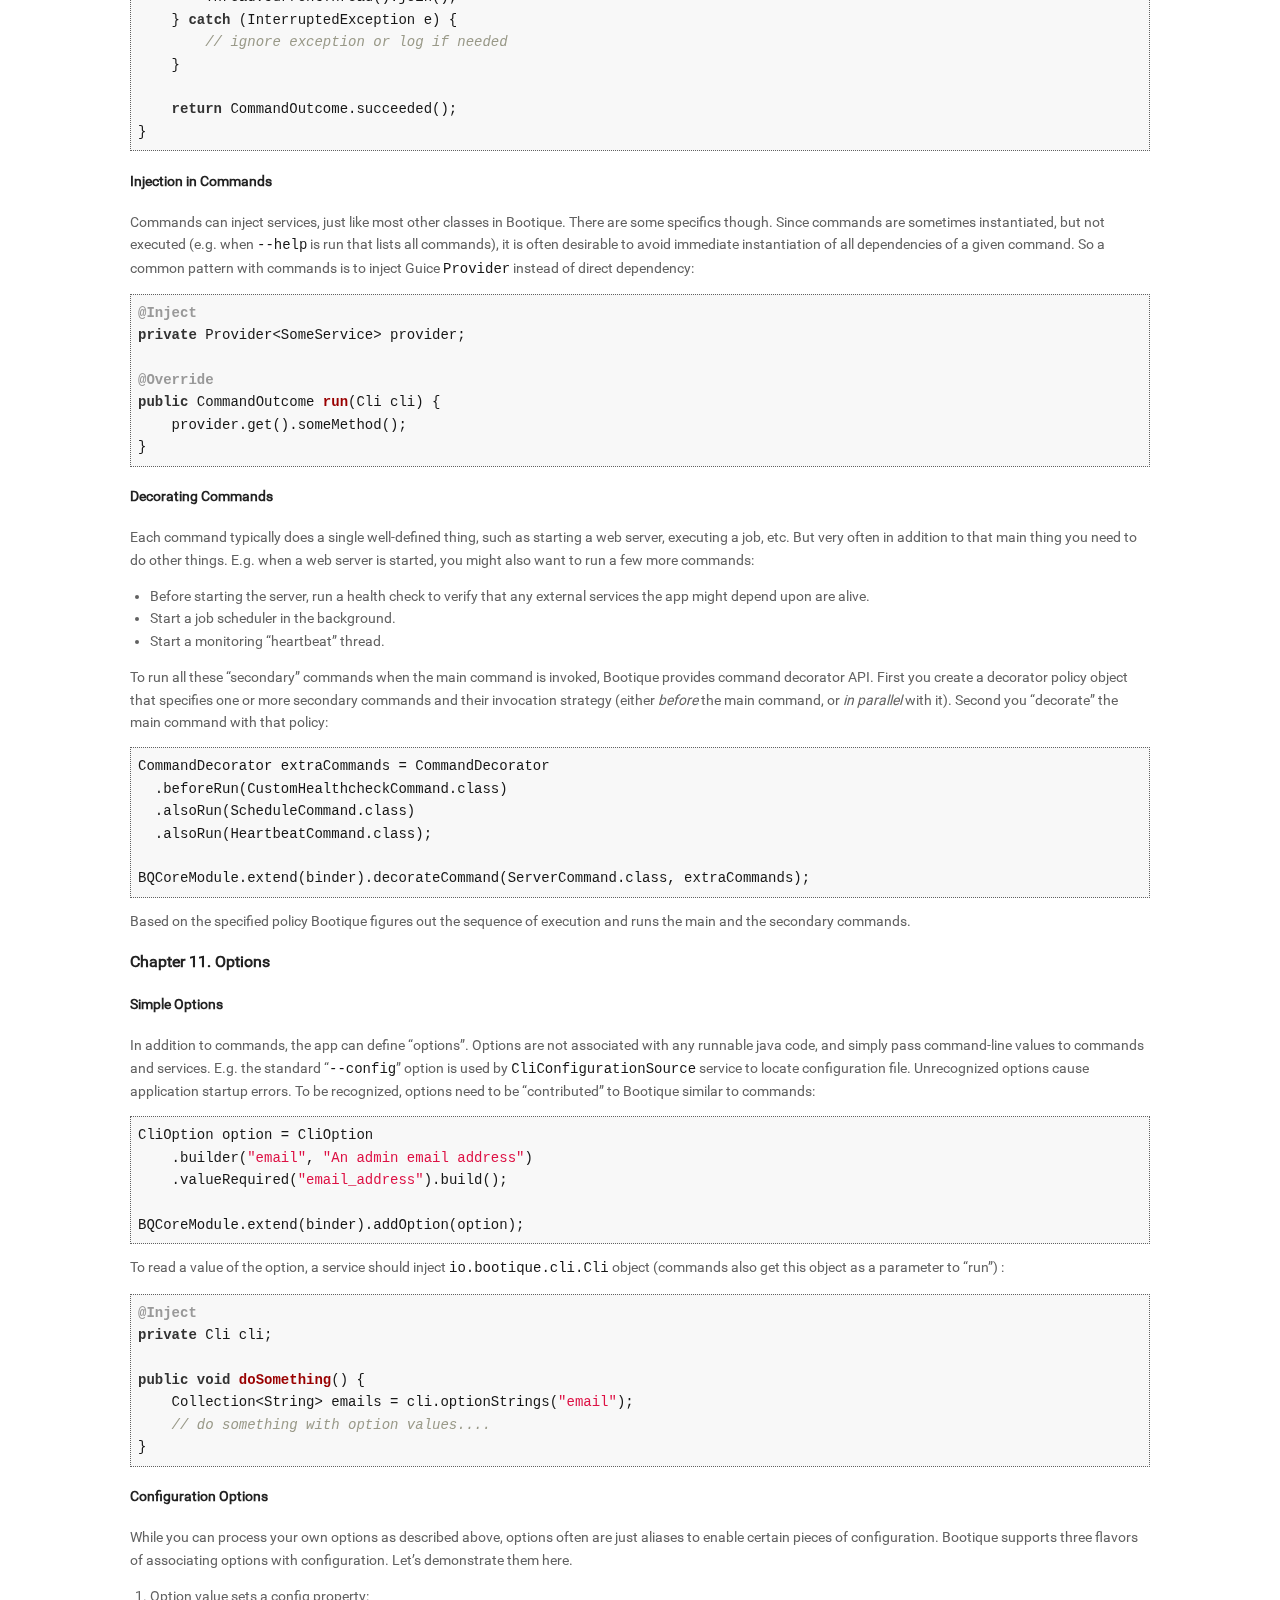
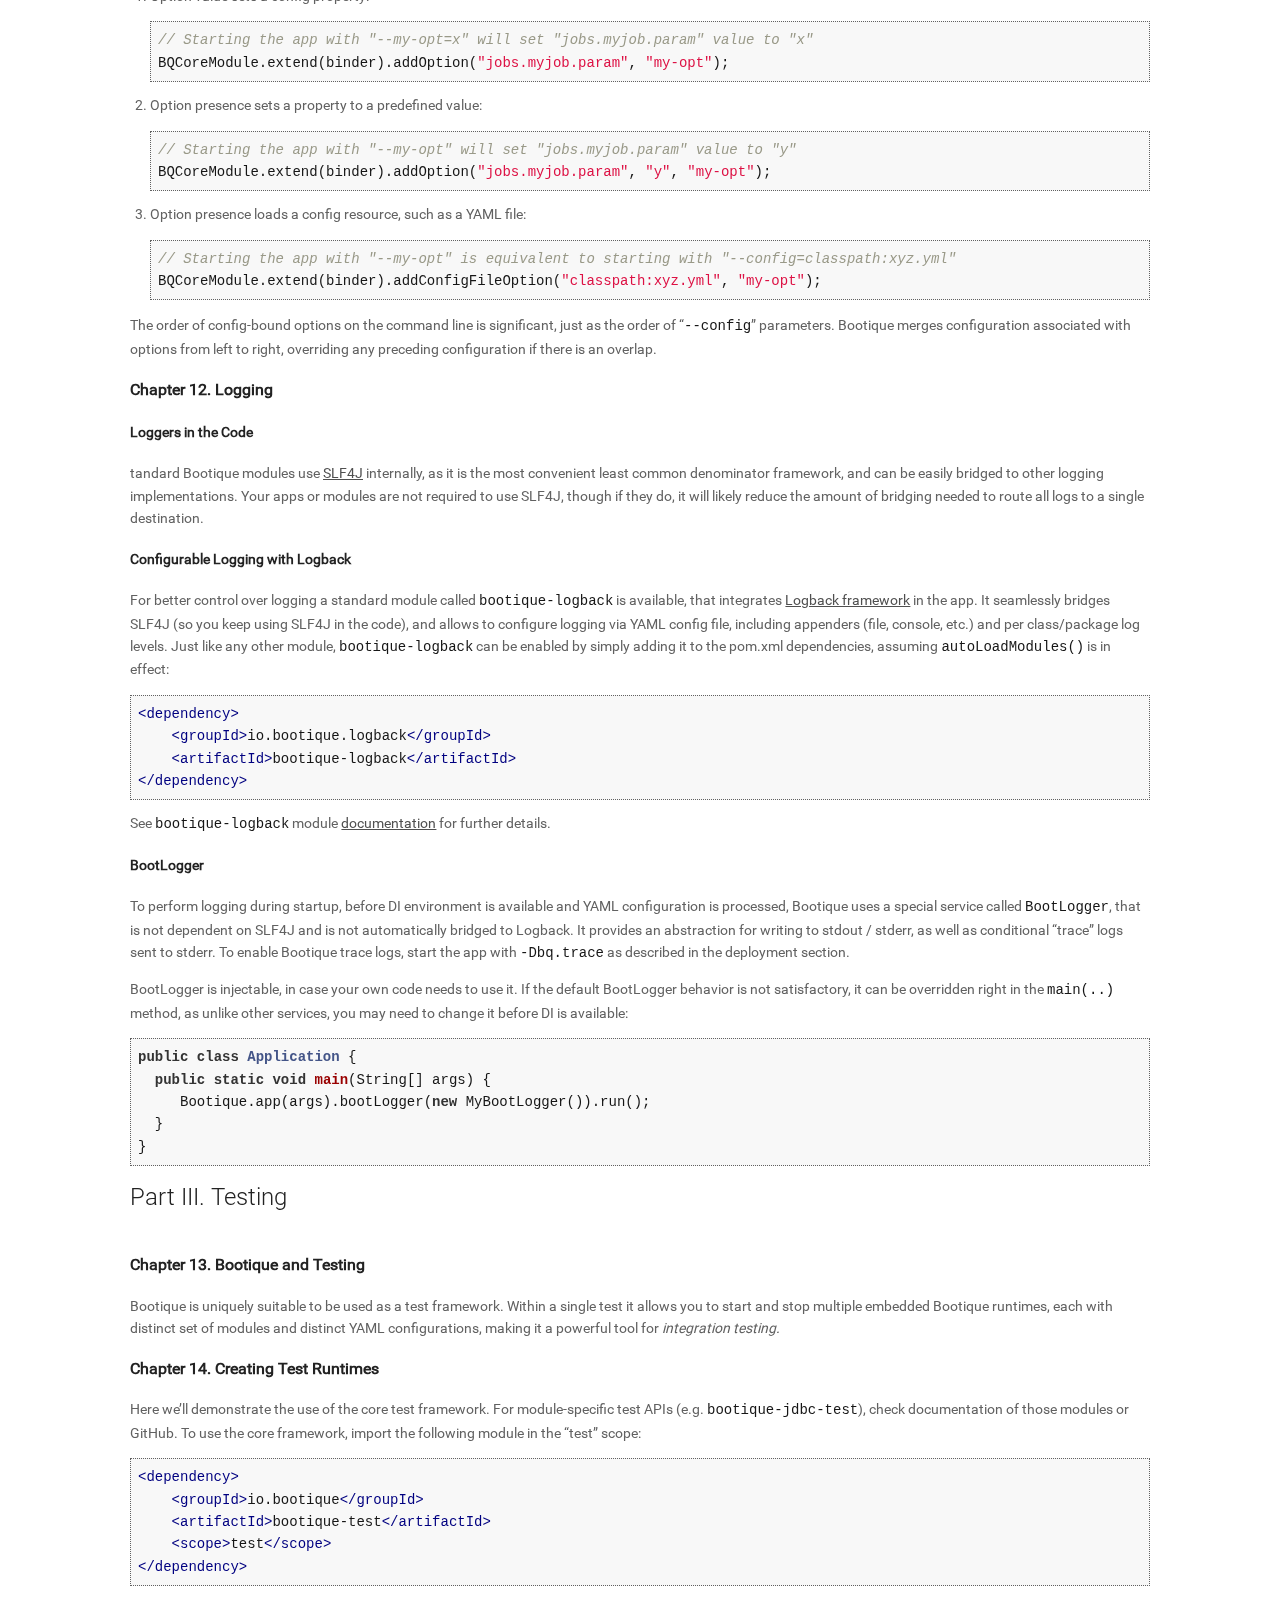
<file: docs/0/bootique-docs/index.html>
<!doctype html>
<html class="no-js" lang="en-us">
<head>
  <meta charset="utf-8">
  <title>Bootique: Minimally Opionated Framework for Runnable Java</title>
  <meta name="description" content="Bootique: A Minimally Opinionated Framework for Runnable Java Apps - Documentation version 0">
<meta name="keywords" content="Bootique Framework Documentation version 0">

  <meta name="viewport" content="width=device-width, initial-scale=1">
  <link rel="apple-touch-icon" sizes="180x180" href="/images/favicon/apple-touch-icon.png">
  <link rel="icon" type="image/png" href="/images/favicon/favicon-16x16.png" sizes="16x16">
  <link rel="icon" type="image/png" href="/images/favicon/favicon-32x32.png" sizes="32x32">
  <link rel="manifest" href="/images/favicon/manifest.json">
  <link rel="mask-icon" href="/images/favicon/safari-pinned-tab.svg" color="#5bbad5">
  <link rel="shortcut icon" href="/images/favicon/favicon.ico">
  <meta name="msapplication-config" content="/images/favicon/browserconfig.xml">
  <meta name="theme-color" content="#ffffff">
  <link rel="canonical" href="https://bootique.io/docs/0/bootique-docs/">
  <link href="/assets/app.css?7dd556dca42277ae5dd0" rel="stylesheet">
<script type="text/javascript" src="/assets/app.js?7dd556dca42277ae5dd0"></script>

</head>

<body>

<!--[if lt IE 10]>
<p class="browsehappy">
  You are using an <strong>outdated</strong> browser.
  Please <a href="https://browsehappy.com/">upgrade your browser</a> your browser</a> to improve your experience.
</p>
<![endif]-->

<div id="top-nav" class="main">
  
  <a href="#menu" id="menuLink" aria-label="Menu" class="menu-link">
    
    <span></span>
  </a>
  <div id="menu" class="nav-menu pure-menu pure-menu-horizontal pure-menu-fixed">
    
    <a href="https://bootique.io/" class="nav-brand center">
      <img src="/images/logo.svg" alt="Bootique"/>
    </a>

    <div class="container nav">
      <div class="valign-wrapper-sm">
        <div class="valign-sm">
          <ul class="pure-menu-list pull-left">
  
  
  <li class="pure-menu-item">
    <a class="pure-menu-link" href="/docs/0/getting-started/">Get started</a>
  </li>
  
  <li class="pure-menu-item">
    <a class="pure-menu-link" href="/docs/">Documentation</a>
  </li>
  
  <li class="pure-menu-item">
    <a class="pure-menu-link" href="/cla/">CLA</a>
  </li>
  
  <li class="pure-menu-item">
    <a class="pure-menu-link" href="https://groups.google.com/forum/#!forum/bootique-user">Forum</a>
  </li>
  
</ul>

        </div>
      </div>
      <ul class="pure-menu-list pull-right">
        <li class="pure-menu-item gh-btns" data-gh-owner="bootique" data-gh-repo="bootique">
          <a href="https://github.com/bootique/bootique" class="pure-menu-link github-btn fork">
            <i class="fa fa-github"></i><span>Code</span>
          </a>
          <a href="https://github.com/bootique/bootique/stargazers" class="pure-menu-link github-btn star">
            <i class="fa fa-github"></i><i class="fa fa-star"></i><span class="star-counter"></span>
          </a>
        </li>
        <li class="pure-menu-item tw-btn">
          <a href="https://twitter.com/intent/follow?screen_name=BootiqueProject" class="pure-menu-link tw-btn">
            <i class="fa fa-twitter"></i><span>Follow</span>
          </a>
        </li>
      </ul>
    </div>
  </div>
</div>


<div class="container content docbook bootique-docs">
  <h1>
    Bootique Core Documentation
  </h1>
  <hr/>

  <article>
    <h2>Table of Contents</h2>
    <nav id="TableOfContents">
<ul>
<li>
<ul>
<li><a href="#part-i-overview">Part I. Overview</a>
<ul>
<li><a href="#chapter-1-what-is-bootique">Chapter 1. What is Bootique</a></li>
<li><a href="#chapter-2-java-version">Chapter 2. Java Version</a></li>
<li><a href="#chapter-3-build-system">Chapter 3. Build System</a></li>
<li><a href="#chapter-4-programming-skills">Chapter 4. Programming Skills</a></li>
</ul></li>
<li><a href="#part-ii-programming">Part II. Programming</a>
<ul>
<li><a href="#chapter-5-modules">Chapter 5. Modules</a></li>
<li><a href="#chapter-6-modules-auto-loading">Chapter 6. Modules Auto-Loading</a></li>
<li><a href="#chapter-7-configuration-and-configurable-factories">Chapter 7. Configuration and Configurable Factories</a>
<ul>
<li><a href="#configuration-via-yaml-files">Configuration via YAML Files</a></li>
<li><a href="#configuration-file-loading">Configuration File Loading</a></li>
<li><a href="#configuration-via-properties">Configuration via Properties</a></li>
<li><a href="#configuration-via-environment-variables">Configuration via Environment Variables</a></li>
<li><a href="#polymorphic-configuration-objects">Polymorphic Configuration Objects</a></li>
</ul></li>
<li><a href="#chapter-8-using-modules">Chapter 8. Using Modules</a>
<ul>
<li><a href="#injecting-other-module-s-services">Injecting Other Module&rsquo;s Services</a></li>
<li><a href="#contributing-to-other-modules">Contributing to Other Modules</a></li>
</ul></li>
<li><a href="#chapter-9-application-class">Chapter 9. Application Class</a>
<ul>
<li><a href="#application-as-a-module">Application as a Module</a></li>
<li><a href="#common-main-class">Common Main Class</a></li>
</ul></li>
<li><a href="#chapter-10-commands">Chapter 10. Commands</a>
<ul>
<li><a href="#writing-commands">Writing Commands</a></li>
<li><a href="#injection-in-commands">Injection in Commands</a></li>
<li><a href="#decorating-commands">Decorating Commands</a></li>
</ul></li>
<li><a href="#chapter-11-options">Chapter 11. Options</a>
<ul>
<li><a href="#simple-options">Simple Options</a></li>
<li><a href="#configuration-options">Configuration Options</a></li>
</ul></li>
<li><a href="#chapter-12-logging">Chapter 12. Logging</a>
<ul>
<li><a href="#loggers-in-the-code">Loggers in the Code</a></li>
<li><a href="#configurable-logging-with-logback">Configurable Logging with Logback</a></li>
<li><a href="#bootlogger">BootLogger</a></li>
</ul></li>
</ul></li>
<li><a href="#part-iii-testing">Part III. Testing</a>
<ul>
<li><a href="#chapter-13-bootique-and-testing">Chapter 13. Bootique and Testing</a></li>
<li><a href="#chapter-14-creating-test-runtimes">Chapter 14. Creating Test Runtimes</a></li>
<li><a href="#chapter-15-common-test-scenarios">Chapter 15. Common Test Scenarios</a>
<ul>
<li><a href="#testing-injectable-services">Testing Injectable Services</a></li>
<li><a href="#testing-network-services">Testing Network Services</a></li>
<li><a href="#testing-commands">Testing Commands</a></li>
<li><a href="#testing-module-validity">Testing Module Validity</a></li>
</ul></li>
</ul></li>
<li><a href="#part-iv-assembly-and-deployment">Part IV. Assembly and Deployment</a>
<ul>
<li><a href="#chapter-16-runnable-jar">Chapter 16. Runnable Jar</a></li>
<li><a href="#chapter-17-tracing-bootique-startup">Chapter 17. Tracing Bootique Startup</a></li>
</ul></li>
</ul></li>
</ul>
</nav>
    <hr/>

    

<h2 id="part-i-overview">Part I. Overview</h2>

<h3 id="chapter-1-what-is-bootique">Chapter 1. What is Bootique</h3>

<p>Bootique is a minimally opinionated technology for building container-less runnable Java applications. No JavaEE container required to run your app! It is an ideal platform for <a href="http://martinfowler.com/articles/microservices.html"><em>microservices</em></a>, as it allows you to create a fully functional app with minimal-to-no setup. Though it is not limited to a specific kind of app (or the &ldquo;micro&rdquo; size) and can be used for REST services, webapps, runnable jobs, DB migrations, JavaFX GUI apps to mention a few examples.</p>

<p>Unlike traditional container-based apps, Bootique allows you to control your <code>main()</code> method and create Java apps that behave like simple executable commands that can be run with Java:</p>

<pre><code class="language-bash">java -jar my.jar [arguments]
</code></pre>

<p>Each Bootique app can be started with a YAML configuration loaded from a file or from a remote URL. Among other benefits, such configuration approach ideally suits cloud deployment environments.</p>

<p>Bootique was inspired by two similar products - <a href="http://www.dropwizard.io/">Dropwizard</a> and <a href="http://projects.spring.io/spring-boot/">SpringBoot</a>, however its focus is different. Bootique favors modularity and clean pluggable architecture. Bootique is built on top of <a href="https://github.com/google/guice">Google Guice</a> dependency injection (DI) container, which provides the core of its modularity mechanism. This means that pretty much anything in Bootique can be customized/overridden to your liking.</p>

<h3 id="chapter-2-java-version">Chapter 2. Java Version</h3>

<p>Java 8 or newer is required.</p>

<h3 id="chapter-3-build-system">Chapter 3. Build System</h3>

<p>Bootique apps can be built using any Java build system (Ant, Maven, Gradle, etc). Examples in the documentation are based on Maven and <code>maven-shade-plugin</code>. While this is not strictly a requirement, Bootique apps are usually packaged into &ldquo;fat&rdquo; runnable jars and don&rsquo;t have any external dependencies beyond the JRE.</p>

<h3 id="chapter-4-programming-skills">Chapter 4. Programming Skills</h3>

<p>Everything you know about Java programming will be applicable when working with Bootique. You may need to &ldquo;unlearn&rdquo; some of the practices related to JavaEE configuration and container deployment though.</p>

<p>Integration between various parts of a Bootique app is done via <a href="https://github.com/google/guice">Google Guice</a>. In most cases Bootique API would steer you towards idiomatic approach to integration, so deep knowledge of Guice is not required. Though it wouldn&rsquo;t hurt to understand a few main concepts: modules, bindings, <a href="https://github.com/google/guice/wiki/Multibindings">multibindings</a>, <a href="http://google.github.io/guice/api-docs/latest/javadoc/index.html?com/google/inject/util/Modules.html">overrides</a>.</p>

<p>Java <a href="https://docs.oracle.com/javase/8/docs/api/java/util/ServiceLoader.html">ServiceLoader</a> facility is another important part of Bootique, and probably yet another thing that you shouldn&rsquo;t worry too much about initially.</p>

<h2 id="part-ii-programming">Part II. Programming</h2>

<h3 id="chapter-5-modules">Chapter 5. Modules</h3>

<p>Bootique apps are made of &ldquo;modules&rdquo;. The framework simply locates all available modules, loads them in the DI environment, parses the command line, and then transfers control to a Command (that can originate from any of the modules) that matched the user choice. There&rsquo;s a growing list of modules created by Bootique development team. And you can easily write your own. In fact, programming in Bootique is primarily about writing Modules.</p>

<p>A module is a Java library that contains some code. What makes it a module is a special Java class that implements <a href="https://google.github.io/guice/api-docs/latest/javadoc/index.html?com/google/inject/Module.html">Guice Module interface</a>. This class defines what &ldquo;services&rdquo; or other types of objects the module provides (in other words what will be injectable by the module users). This is done in a form of &ldquo;bindings&rdquo;, i.e. associations between publicly visible injectable service interfaces and specific implementations:</p>

<pre><code class="language-java">public class MyModule implements Module {
    @Override
    public void configure(Binder binder) {
        binder.bind(MyService.class).to(MyServiceImpl.class);
    }
}
</code></pre>

<p>There are other flavors of bindings in Guice. Please refer to <a href="https://github.com/google/guice/wiki/Motivation">Guice documentation</a> for details. One important form extensively used in Bootique is <a href="https://github.com/google/guice/wiki/Multibindings">Multibinding</a>.</p>

<h3 id="chapter-6-modules-auto-loading">Chapter 6. Modules Auto-Loading</h3>

<p>Modules can be automatically loaded via <code>Bootique.autoLoadModules()</code> as long as they are included in your aplication dependencies. Auto-loading depends on the Java <a href="https://docs.oracle.com/javase/8/docs/api/java/util/ServiceLoader.html">ServiceLoader mechanism</a>. To ensure your modules can be auto-loaded do two things. First implement <code>io.bootique.BQModuleProvider</code> interface specific to your module:</p>

<pre><code class="language-java">public class MyModuleProvider implements BQModuleProvider {
    @Override
    public Module module() {
        return new MyModule();
    }
}
</code></pre>

<p>After that create a file <code>META-INF/services/io.bootique.BQModuleProvider</code> with the only line being the name of your BQModuleProvider implementor. E.g.:</p>

<pre><code class="language-text">com.foo.MyModuleProvider
</code></pre>

<p><code>BQModuleProvider</code> has two more methods that you can optionally implement to help Bootique to make sense of the module being loaded:</p>

<pre><code class="language-java">public class MyModuleProvider implements BQModuleProvider {
    // ...
    
    // provides human-readable name of the module
    @Override
    public String name() {
        return &quot;CustomName&quot;;
    }
    
    // a collection of modules whose services are overridden by this module
    @Override
    public Collection&lt;Class&lt;? extends Module&gt;&gt; overrides() {
        return Collections.singleton(BQCoreModule.class);
    }
}
</code></pre>

<p>If in your Module you are planning to redefine any services from the upstream modules, specify those upstream modules in the <code>overrides()</code> collection. In practice overrides are rarely needed, and often can be replaced with service decomposition.</p>

<h3 id="chapter-7-configuration-and-configurable-factories">Chapter 7. Configuration and Configurable Factories</h3>

<p>Bootique Modules obtain their configuration in a form of &ldquo;factory objects&rdquo;. We&rsquo;ll show some examples shortly. For now let&rsquo;s focus on the big picture, namely the fact that Bootique app configuration is multi-layered and roughly follows the sequence of &ldquo;code - config files (contributed) - config files (CLI) - overrides&rdquo;. &ldquo;Code&rdquo; is the default values that are provided in constructors of factory objects. Config files overlay those defaults with their own values. Config files can be either contributed in the code, or specified on the command line. Files is where the bulk of configuration usually stored. Finally config values may be further overridden via Java properties and/or environment variables.</p>

<h4 id="configuration-via-yaml-files">Configuration via YAML Files</h4>

<p>Format of configuration file can be either JSON or YAML. For simplicity we&rsquo;ll focus on YAML format, but the two are interchnageable. Here is an example config file:</p>

<pre><code class="language-yaml">log:
  level: warn
  appenders:
    - type: file
      logFormat: '%c{20}: %m%n'
      file: target/logback/debug.log

jetty:
  context: /myapp
  connectors:
    - port: 12009
</code></pre>

<p>While not strictly required, as a rule the top-level keys in the file belong to configuration objects of individual modules. In the example above &ldquo;log&rdquo; subtree configures <code>bootique-logback</code> module, while &ldquo;jetty&rdquo; subtree configures <code>bootique-jetty</code>. For standard modules refer to module-specific documentation on the structure of the supported configuration (or run your app <code>-H</code> flag to print supported config to the console). Here we&rsquo;ll discuss how to build your own configuration-aware module.</p>

<p>Bootique allows each Module to read its specific configuration subree as an object of the type defined in the Module. Very often such an object is written as a factory that contains a bunch of setters for configuration properties, and a factory method to produce some &ldquo;service&rdquo; that a Module is interested in. Here is an example factory:</p>

<pre><code class="language-java">public class MyFactory {

    private int intProperty;
    private String stringProperty;

    public void setIntProperty(int i) {
        this.intProperty = i;
    }

    public void setStringProperty(String s) {
        this.stringProperty = s;
    }

    // factory method
    public MyService createMyService(SomeOtherService soService) {
        return new MyServiceImpl(soService, intProperty, stringProperty);
    }
}
</code></pre>

<p>The factory contains configuration property declarations, as well as public setters for these properties (You can create getters as well. It is not strictly required, but may be useful for unit tests, etc.). Now let&rsquo;s take a look at the Module class:</p>

<pre><code class="language-java">public class MyModule extends ConfigModule {
    @Provides
    public MyService createMyService(
             ConfigurationFactory configFactory, 
             SomeOtherService soService) {

        return configFactory
                 .config(MyFactory.class, configPrefix)
                 .createMySerice(soService);
    }
}
</code></pre>

<p>And now a sample configuration that will work with our module:</p>

<pre><code class="language-yaml">my:
  intProperty: 55
  stringProperty: 'Hello, world!'
</code></pre>

<p>A few points to note here:</p>

<ul>
<li>Calling our module &ldquo;MyModule&rdquo; and extending from <code>ConfigModule</code> gives it access to the protected &ldquo;configPrefix&rdquo; instance variable that is initialized to the value of &ldquo;my&rdquo; (the naming convention here is to use the Module simple class name without the &ldquo;Module&rdquo; suffix and converted to lowercase).</li>
<li><code>@Provides</code> annotation is a Guice way of marking a Module method as a &ldquo;provider&rdquo; for a certain type of injectable service. All its parameters are themselves injectable objects.</li>
<li><code>ConfigurationFactory</code> is the class used to bind a subtree of the app YAML configuration to a given Java object (in our case - MyFactory). The structure of MyFactory is very simple here, but it can be as complex as needed, containing nested objects, arrays, maps, etc. Internally Bootique uses <a href="http://wiki.fasterxml.com/JacksonHome">Jackson framework</a> to bind YAML to a Java class, so all the features of Jackson can be used to craft configuration.</li>
</ul>

<h4 id="configuration-file-loading">Configuration File Loading</h4>

<p>There are a number of ways to pass a config file to a Bootique app, roughly falling in two categories - files contributed via DI and files passed on command line. Let&rsquo;s discuss them one by one:</p>

<ul>
<li>Contributing a config file via DI:</li>
</ul>

<pre><code class="language-java">BQCoreModule.extend(binder).addConfig(&quot;classpath:com/foo/default.yml&quot;);
</code></pre>

<p>A primary motivation for this style is to provide application default configuration, with YAML files often embedded in the app and read from the classpath (as suggested by the &ldquo;classpath:..&rdquo; URL in the example). More then one configuration can be contributed. E.g. individual modules might load their own defaults. Multiple configs are combined in a single config tree by the runtime. The order in which this combination happens is undefined, so make sure there are no conflicts between them. If there are, consider replacing multiple conflicting configs with a single config.</p>

<ul>
<li>Conditionally contributing a config file via DI. It is possible to make DI configuration inclusion conditional on the presence of a certain command line option:</li>
</ul>

<pre><code class="language-java">OptionMetadata o = OptionMetadata.builder(&quot;qa&quot;)
      .description(&quot;when present, uses QA config&quot;)
      .build();

BQCoreModule.extend(binder)
      .addOption(o)
      .addConfigOnOption(o.getName(), &quot;classpath:a/b/qa.yml&quot;);
</code></pre>

<ul>
<li><p>Specifiying a config file on command line. Each Bootique app supports <code>--config</code> option that takes a configuration file as its parameter. To specify more than one file, use <code>--config</code> option multiple times. Configurations will be loaded and merged together in the order of their appearance on the command line.</p></li>

<li><p>Specifying a single config value via a custom option:</p></li>
</ul>

<pre><code class="language-java">OptionMetadata o = OptionMetadata.builder(&quot;db&quot;)
      .description(&quot;specifies database URL&quot;)
      .configPath(&quot;jdbc.mydb.url&quot;)
      .defaultValue(&quot;jdbc:mysql://127.0.0.1:3306/mydb&quot;)
      .build();

BQCoreModule.extend(binder).addOption(o);
</code></pre>

<p>This adds a new  <code>--db</code> option to the app that can be used to set JDBC URL of a datasource called &ldquo;mydb&rdquo;. If not specified, the default value provided in the code is used.</p>

<h4 id="configuration-via-properties">Configuration via Properties</h4>

<p>YAML file can be thought of as a set of nested properties. E.g. the following config</p>

<pre><code class="language-yaml">my:
  prop1: val1
  prop2: val2
</code></pre>

<p>can be represented as two properties (&ldquo;my.prop1&rdquo;, &ldquo;my.prop2&rdquo;) being assigned some values. Bootique takes advantage of this structural equivalence and allows to define configuration via properties as an alternative (or more frequently - an addition) to YAML. If the same &ldquo;key&rdquo; is defined in both YAML file and a property, <code>ConfigurationFactory</code> would use the value of the property (in other words properties override YAML values).</p>

<p>To turn a given property into a configuration property, you need to prefix it with &ldquo;<code>bq.</code>&rdquo;. This &ldquo;namespace&rdquo; makes configuration explicit and helps to avoid random naming conflicts with properties otherwise present in the system.</p>

<p>Properties can be provided to Bootique via BQCoreModule extender:</p>

<pre><code class="language-java">class MyModule implements Module {
    public void configure(Binder binder) {

        BQCoreModule.extend(binder)
          .setProperty(&quot;bq.my.prop1&quot;, &quot;valX&quot;);

        BQCoreModule.extend(binder)
               .setProperty(&quot;bq.my.prop2&quot;, &quot;valY&quot;);
    }
}
</code></pre>

<p>Alternatively they can be loaded from system properties. E.g.:</p>

<pre><code class="language-text">java -Dbq.my.prop1=valX -Dbq.my.prop2=valY -jar myapp.jar
</code></pre>

<p>Though generally this approach is sneered upon, as the authors of Bootique are striving to make Java apps look minimally &ldquo;weird&rdquo; in deployment, and &ldquo;-D&rdquo; is one of those unintuitive &ldquo;Java-only&rdquo; things. Often a better alternative is to define the bulk of configuration in YAML, and pass values for a few environment-specific properties via shell variables (see the next section) or bind them to CLI flags.</p>

<h4 id="configuration-via-environment-variables">Configuration via Environment Variables</h4>

<p>Bootique allows to use <em>environment variables</em> to specify/override configuration values. While variables work similar to JVM properties, using them has advantages in certain situations:</p>

<ul>
<li>They may be used to configure credentials, as unlike YAML they won&rsquo;t end up in version control, and unlike Java properties, they won&rsquo;t be visible in the process list.</li>
<li>They provide customized application environment without changing the launch script and are ideal for containerized and other virtual environments.</li>
<li>They are more user-friendly and appear in the app help.</li>
</ul>

<p>To declare variables associated with configuration values, use the following API (notice that no &ldquo;bq.&rdquo; prefix is necessary here to identify the configuration value):</p>

<pre><code class="language-java">class MyModule implements Module {
    public void configure(Binder binder) {

        BQCoreModule.extend(binder)
               .declareVar(&quot;my.prop1&quot;, &quot;P1&quot;);

        BQCoreModule.extend(binder)
               .declareVar(&quot;my.prop2&quot;, &quot;P2&quot;);
    }
}
</code></pre>

<p>So now a person running the app may set the above configuration as</p>

<pre><code class="language-bash">export P1=valX
export P2=valY
</code></pre>

<p>Moreover, explicitly declared vars will automatically appear in the application help, assisting the admins in configuring your app</p>

<p><em>(TODO: document BQConfig and BQConfigProperty config factory annotations required for the help generation to work)</em></p>

<pre><code class="language-bash">$ java -jar myapp-1.0.jar --help
...
ENVIRONMENT
      P1
           Sets value of some property.

      P2
           Sets value of some other property.
</code></pre>

<blockquote>
<p>Notice that previously used naming conventions to bind variables that start with <code>BQ_*</code> to config values are deprecated and support for them will be removed soon. Such approach was causing too much unexpected behavior in non-containerized environments. The alternative is explicitly declared variables described above.</p>
</blockquote>

<h4 id="polymorphic-configuration-objects">Polymorphic Configuration Objects</h4>

<p>A powerful feature of Jackson is the ability to dynamically create subclasses of the configuration objects. Bootique takes full advantage of this. E.g. imagine a logging module that needs &ldquo;appenders&rdquo; to output its log messages (file appender, console appender, syslog appender, etc.). The framework might not be aware of all possible appenders its users might come up with in the future. Yet it still wants to have the ability to instantiate any of them, based solely on the data coming from YAML. Moreover each appender will have its own set of incompatible configuration properties. In fact this is exactly the situation with <code>bootique-logback</code> module.</p>

<p>Here is how you ensure that such a polymorphic configuration is possible. Let&rsquo;s start with a simple class hierarchy and a factory that contains a variable of the supertype that we&rsquo;d like to init to a concrete subclass in runtime:</p>

<pre><code class="language-java">public abstract class SuperType {
    // ...
}

public class ConcreteType1 extends SuperType {
    // ...
}

public class ConcreteType2 extends SuperType {
    // ...
}

public class MyFactory {

    // can be a class or an interface
    private SuperType subconfig;
    

    public void setSubconfig(SuperType s) {
        this.subconfig = s;
    }

    // ...
}
</code></pre>

<p>To make polymorphism work, we need to provide some instructions to Jackson. First we need to annotate the supertype and subtypes:</p>

<pre><code class="language-java">@JsonTypeInfo(use = JsonTypeInfo.Id.NAME, 
     property = &quot;type&quot;, 
     defaultImpl = ConcreteType1.class)
public abstract class SuperType {

}

@JsonTypeName(&quot;type1&quot;)
public class ConcreteType1 extends SuperType {

}

@JsonTypeName(&quot;type2&quot;)
public class ConcreteType2 extends SuperType {

}
</code></pre>

<p>After that we need to create a service provider file called <code>META-INF/service/io.bootique.config.PolymorphicConfiguration</code> where all the types participating in the hierarchy are listed (including the supertype):</p>

<pre><code class="language-text">com.foo.SuperType
com.foo.ConcreteType1
com.foo.ConcreteType2
</code></pre>

<p>This should be enough to work with configuration like this:</p>

<pre><code class="language-yaml">my:
  subconfig:
    type: type2
    someVar: someVal
</code></pre>

<p>If another module decides to create yet another subclass of SuperType, it will need to create its own <code>META-INF/service/io.bootique.config.PolymorphicConfiguration</code> file that mentions the new subclass.</p>

<h3 id="chapter-8-using-modules">Chapter 8. Using Modules</h3>

<p>Modules can use other &ldquo;upstream&rdquo; modules in a few ways:</p>

<ul>
<li>&ldquo;Import&rdquo;: a downstream module uses another module as a library, ignoring its injectable services.</li>
<li>&ldquo;Use&rdquo; : downstream module&rsquo;s classes inject classes from an upstream module.</li>
<li>&ldquo;Contribute&rdquo;: downstream module injects objects to collections and maps defined in upstream modules.</li>
</ul>

<p>Import case is trivial, so we&rsquo;ll concentrate on the two remaining scenarios. We will use <a href="https://github.com/bootique/bootique/blob/master/bootique/src/main/java/io/bootique/BQCoreModule.java">BQCoreModule</a> as an example of an upstream module, as it is available in all apps.</p>

<h4 id="injecting-other-module-s-services">Injecting Other Module&rsquo;s Services</h4>

<p>You can inject any services declared in other modules. E.g. BQCoreModule provides a number of objects and services that can be accessed via injection:</p>

<pre><code class="language-java">class MyService {

    @Args
    @Inject
    private String[] args;

    public String getArgsString() {
        return Arrays.asList(getArgs()).stream().collect(joining(&quot; &quot;));
    }
}
</code></pre>

<p>In this example we injected command line arguments that were used to start the app. Note that since there can potentially be more than one <code>String[]</code> in a DI container, Bootique <code>@Args</code> annotation is used to uniquely identify the array that we want here.</p>

<h4 id="contributing-to-other-modules">Contributing to Other Modules</h4>

<p>Guice supports <a href="https://github.com/google/guice/wiki/Multibindings">multibindings</a>, intended to <em>contribute</em> objects defined in a downstream module to collections/maps used by services in upstream modules. Bootique hides Guice API complexities, usually providing &ldquo;extenders&rdquo; in each module. E.g. the following code adds <code>MyCommand</code> the the app set of commands:</p>

<pre><code class="language-java">public class MyModule implements Module {

    @Override
    public void configure(Binder binder) {
        BQCoreModule.extend(binder).addCommand(MyCommand.class);
    }
}
</code></pre>

<p>Here we obtained an extender instance via a static method on BQCoreModule. Most standard modules define their own extenders accessible via <code>&quot;extend(Binder)&quot;</code>. This is a pattern you might want to follow in your own modules.</p>

<h3 id="chapter-9-application-class">Chapter 9. Application Class</h3>

<p>A class that contains the <code>&quot;main()&quot;</code> method is informally called &ldquo;application&rdquo;. Bootique does not impose any additional requirements on this class. You decide what to put in it. It can be limited to just <code>&quot;main()&quot;</code>, or turned into a REST API resource, etc.</p>

<h4 id="application-as-a-module">Application as a Module</h4>

<p>Most often then not it makes sense to turn the application class into a Module though. After all a Bootique app is just a collection of Modules, and this way the application class would represent that one final Module to rule them all:</p>

<pre><code class="language-java">public class Application implements Module {

   public static void main(String[] args) {
      Bootique.app(args).module(Application.class).autoLoadModules().exec().exit();
   }

   public void configure(Binder binder) {
      // load app-specific services; redefine standard ones
   }
}
</code></pre>

<p>You may also implement a separate BQModuleProvider for the Application module. Then <code>autoLoadModules()</code> will discover it just like any other Module, and there won&rsquo;t be a need to add Application module explicitly.</p>

<h4 id="common-main-class">Common Main Class</h4>

<p>If all your code is packaged in auto-loadable modules (which is always a good idea), you may not even need a custom main class. <code>io.bootique.Bootique</code> class itself declares a <code>main()</code> method and can be used as an app launcher. This creates some interesting possibilities. E.g. you can create Java projects that have no code of their own and are simply collections of modules declared as compile dependencies. More details on packaging are given in the &ldquo;Runnable Jar&rdquo; chapter.</p>

<h3 id="chapter-10-commands">Chapter 10. Commands</h3>

<p>Bootique runtime contains a set of commands coming from Bootique core and from all the modules currently in effect in the app. On startup Bootique attempts to map command-line arguments to a single command type. If no match is found, a <em>default</em> command is executed (which is normally a &ldquo;help&rdquo; command). To list all available commands, the app can be run with <code>--help</code> option (in most cases running without any options will have the same effect). E.g.:</p>

<pre><code class="language-bash">$ java -jar myapp-1.0.jar --help

NAME
      com.foo.MyApp

OPTIONS
      -c yaml_location, --config=yaml_location
           Specifies YAML config location, which can be a file path or a URL.

      -h, --help
           Prints this message.

      -H, --help-config
           Prints information about application modules and their configuration
           options.

      -s, --server
           Starts Jetty server.

</code></pre>

<h4 id="writing-commands">Writing Commands</h4>

<p>Most common commands are already available in various standard modules, still often you&rsquo;d need to write your own. To do that, first create a command class. It should implement <code>io.bootique.command.Command</code> interface, though usually it more practical to extend <code>io.bootique.command.CommandWithMetadata</code> and provide some metadata used in help and elsewhere:</p>

<pre><code class="language-java">public class MyCommand extends CommandWithMetadata {

    private static CommandMetadata createMetadata() {
        return CommandMetadata.builder(MyCommand.class)
                .description(&quot;My command does something important.&quot;)
                .build();
    }

    public MyCommand() {
        super(createMetadata());
    }

    @Override
    public CommandOutcome run(Cli cli) {

        // ... run the command here....

        return CommandOutcome.succeeded();
    }
}
</code></pre>

<p>The command initializes metadata in constructor and implements the &ldquo;run&rdquo; method to run its code. The return CommandOutcome object instructs Bootique what to do when the command finishes. The object contains desired system exit code, and exceptions that occurred during execution. To make the new command available to Bootique, add it to <code>BQCoreModule</code>&rsquo;s extender, as was already shown above:</p>

<pre><code class="language-java">public class MyModule implements Module {

    @Override
    public void configure(Binder binder) {
        BQCoreModule.extend(binder).addCommand(MyCommand.class);
    }
}
</code></pre>

<p>To implement a &ldquo;daemon&rdquo; command running forever until it receives an OS signal (e.g. a web server waiting for user requests) , do something like this:</p>

<pre><code class="language-java">@Override
public CommandOutcome run(Cli cli) {

    // ... start some process in a different thread ....

    // now wait till the app is stopped from another thread 
    // or the JVM is terminated
    try {
        Thread.currentThread().join();
    } catch (InterruptedException e) {
        // ignore exception or log if needed
    }

    return CommandOutcome.succeeded();
}
</code></pre>

<h4 id="injection-in-commands">Injection in Commands</h4>

<p>Commands can inject services, just like most other classes in Bootique. There are some specifics though. Since commands are sometimes instantiated, but not executed (e.g. when <code>--help</code> is run that lists all commands), it is often desirable to avoid immediate instantiation of all dependencies of a given command. So a common pattern with commands is to inject Guice <code>Provider</code> instead of direct dependency:</p>

<pre><code class="language-java">@Inject
private Provider&lt;SomeService&gt; provider;

@Override
public CommandOutcome run(Cli cli) {
    provider.get().someMethod();
}
</code></pre>

<h4 id="decorating-commands">Decorating Commands</h4>

<p>Each command typically does a single well-defined thing, such as starting a web server, executing a job, etc. But very often in addition to that main thing you need to do other things. E.g. when a web server is started, you might also want to run a few more commands:</p>

<ul>
<li>Before starting the server, run a health check to verify that any external services the app might depend upon are alive.</li>
<li>Start a job scheduler in the background.</li>
<li>Start a monitoring &ldquo;heartbeat&rdquo; thread.</li>
</ul>

<p>To run all these &ldquo;secondary&rdquo; commands when the main command is invoked, Bootique provides command decorator API. First you create a decorator policy object that specifies one or more secondary commands and their invocation strategy (either <em>before</em> the main command, or <em>in parallel</em> with it). Second you &ldquo;decorate&rdquo; the main command with that policy:</p>

<pre><code class="language-java">CommandDecorator extraCommands = CommandDecorator
  .beforeRun(CustomHealthcheckCommand.class)
  .alsoRun(ScheduleCommand.class)
  .alsoRun(HeartbeatCommand.class);

BQCoreModule.extend(binder).decorateCommand(ServerCommand.class, extraCommands);
</code></pre>

<p>Based on the specified policy Bootique figures out the sequence of execution and runs the main and the secondary commands.</p>

<h3 id="chapter-11-options">Chapter 11. Options</h3>

<h4 id="simple-options">Simple Options</h4>

<p>In addition to commands, the app can define &ldquo;options&rdquo;. Options are not associated with any runnable java code, and simply pass command-line values to commands and services. E.g. the standard &ldquo;<code>--config</code>&rdquo; option is used by <code>CliConfigurationSource</code> service to locate configuration file. Unrecognized options cause application startup errors. To be recognized, options need to be &ldquo;contributed&rdquo; to Bootique similar to commands:</p>

<pre><code class="language-java">CliOption option = CliOption
    .builder(&quot;email&quot;, &quot;An admin email address&quot;)
    .valueRequired(&quot;email_address&quot;).build();

BQCoreModule.extend(binder).addOption(option);
</code></pre>

<p>To read a value of the option, a service should inject <code>io.bootique.cli.Cli</code> object (commands also get this object as a parameter to &ldquo;run&rdquo;) :</p>

<pre><code class="language-java">@Inject
private Cli cli;

public void doSomething() {
    Collection&lt;String&gt; emails = cli.optionStrings(&quot;email&quot;);
    // do something with option values....
}
</code></pre>

<h4 id="configuration-options">Configuration Options</h4>

<p>While you can process your own options as described above, options often are just aliases to enable certain pieces of configuration. Bootique supports three flavors of associating options with configuration. Let&rsquo;s demonstrate them here.</p>

<ol>
<li><p>Option value sets a config property:</p>

<pre><code class="language-java">// Starting the app with &quot;--my-opt=x&quot; will set &quot;jobs.myjob.param&quot; value to &quot;x&quot;
BQCoreModule.extend(binder).addOption(&quot;jobs.myjob.param&quot;, &quot;my-opt&quot;);
</code></pre></li>

<li><p>Option presence sets a property to a predefined value:</p>

<pre><code class="language-java">// Starting the app with &quot;--my-opt&quot; will set &quot;jobs.myjob.param&quot; value to &quot;y&quot;
BQCoreModule.extend(binder).addOption(&quot;jobs.myjob.param&quot;, &quot;y&quot;, &quot;my-opt&quot;);
</code></pre></li>

<li><p>Option presence loads a config resource, such as a YAML file:</p>

<pre><code class="language-java">// Starting the app with &quot;--my-opt&quot; is equivalent to starting with &quot;--config=classpath:xyz.yml&quot;
BQCoreModule.extend(binder).addConfigFileOption(&quot;classpath:xyz.yml&quot;, &quot;my-opt&quot;);
</code></pre></li>
</ol>

<p>The order of config-bound options on the command line is significant, just as the order of &ldquo;<code>--config</code>&rdquo; parameters. Bootique merges configuration associated with options from left to right, overriding any preceding configuration if there is an overlap.</p>

<h3 id="chapter-12-logging">Chapter 12. Logging</h3>

<h4 id="loggers-in-the-code">Loggers in the Code</h4>

<p>tandard Bootique modules use <a href="http://www.slf4j.org/">SLF4J</a> internally, as it is the most convenient least common denominator framework, and can be easily bridged to other logging implementations. Your apps or modules are not required to use SLF4J, though if they do, it will likely reduce the amount of bridging needed to route all logs to a single destination.</p>

<h4 id="configurable-logging-with-logback">Configurable Logging with Logback</h4>

<p>For better control over logging a standard module called <code>bootique-logback</code> is available, that integrates <a href="http://logback.qos.ch/">Logback framework</a> in the app. It seamlessly bridges SLF4J (so you keep using SLF4J in the code), and allows to configure logging via YAML config file, including appenders (file, console, etc.) and per class/package log levels. Just like any other module, <code>bootique-logback</code> can be enabled by simply adding it to the pom.xml dependencies, assuming <code>autoLoadModules()</code> is in effect:</p>

<pre><code class="language-xml">&lt;dependency&gt;
    &lt;groupId&gt;io.bootique.logback&lt;/groupId&gt;
    &lt;artifactId&gt;bootique-logback&lt;/artifactId&gt;
&lt;/dependency&gt;
</code></pre>

<p>See <code>bootique-logback</code> module <a href="http://bootique.io/docs/0/bootique-logback-docs/">documentation</a> for further details.</p>

<h4 id="bootlogger">BootLogger</h4>

<p>To perform logging during startup, before DI environment is available and YAML configuration is processed, Bootique uses a special service called <code>BootLogger</code>, that is not dependent on SLF4J and is not automatically bridged to Logback. It provides an abstraction for writing to stdout / stderr, as well as conditional &ldquo;trace&rdquo; logs sent to stderr. To enable Bootique trace logs, start the app with <code>-Dbq.trace</code> as described in the deployment section.</p>

<p>BootLogger is injectable, in case your own code needs to use it. If the default BootLogger behavior is not satisfactory, it can be overridden right in the <code>main(..)</code> method, as unlike other services, you may need to change it before DI is available:</p>

<pre><code class="language-java">public class Application {
  public static void main(String[] args) {
     Bootique.app(args).bootLogger(new MyBootLogger()).run();
  }
}
</code></pre>

<h2 id="part-iii-testing">Part III. Testing</h2>

<h3 id="chapter-13-bootique-and-testing">Chapter 13. Bootique and Testing</h3>

<p>Bootique is uniquely suitable to be used as a test framework. Within a single test it allows you to start and stop multiple embedded Bootique runtimes, each with distinct set of modules and distinct YAML configurations, making it a powerful tool for <em>integration testing.</em></p>

<h3 id="chapter-14-creating-test-runtimes">Chapter 14. Creating Test Runtimes</h3>

<p>Here we&rsquo;ll demonstrate the use of the core test framework. For module-specific test APIs (e.g. <code>bootique-jdbc-test</code>), check documentation of those modules or GitHub. To use the core framework, import the following module in the &ldquo;test&rdquo; scope:</p>

<pre><code class="language-xml">&lt;dependency&gt;
    &lt;groupId&gt;io.bootique&lt;/groupId&gt;
    &lt;artifactId&gt;bootique-test&lt;/artifactId&gt;
    &lt;scope&gt;test&lt;/scope&gt;
&lt;/dependency&gt;
</code></pre>

<p>Then create a <code>BQTestFactory</code> in each integration test, annotated with <code>@Rule</code> (or <code>@ClassRule</code> if you are planning to create a single runtime for all tests in a given class) :</p>

<pre><code class="language-java">public class MyTest {

    @Rule
    public BQTestFactory testFactory = new BQTestFactory();
}
</code></pre>

<p>Now use the factory to create test runtimes. Each runtime object is essentially an entire Bootique application. It can be used to inspect DI contents, execute a command (including commands that start background processes, such as <code>--server</code> and <code>--schedule</code>), etc. You don&rsquo;t need to stop the runtime explicitly. <code>BQTestFactory</code> will take care of shutdown through JUnit lifecycle.</p>

<p><code>testFactory.app()</code> returns a builder that mimics the API of <code>Bootique</code> class, with a few test-related extensions. E.g. it allows to load extra modules, etc.</p>

<pre><code class="language-java">@Test
public void testAbc() {

    BQRuntime runtime = testFactory.app()
        // ensure all classpath modules are included
        .autoLoadModules()
        // add an adhoc module specific to the test
        .module(binder -&gt; binder.bind(MyService.class).to(MyServiceImpl.class))
        .createRuntime();
    // ... 
}
</code></pre>

<p>If you don&rsquo;t need the runtime instance, but rather want to run a command, you&rsquo;d call <code>run()</code> instead of <code>createRuntime()</code> (<code>run()</code> is an alias for <code>createRuntime().run()</code>):</p>

<pre><code class="language-java">@Test
public void testAbc() {

    CommandOutcome result = testFactory.app(&quot;--server&quot;)
        .autoLoadModules()
        .run();
    // ... 
}
</code></pre>

<h3 id="chapter-15-common-test-scenarios">Chapter 15. Common Test Scenarios</h3>

<p>Among the things that can be tested are runtime services with real dependencies, standard output of full Bootique applications (i.e. the stuff that would be printed to the console if this were a real app), network services using real network connections (e.g. your REST API&rsquo;s), and so on. Some examples are given below, outlining common techniques.</p>

<h4 id="testing-injectable-services">Testing Injectable Services</h4>

<p>Services can be obtained from test runtime, their methods called, and assertions made about the results of the call:</p>

<pre><code class="language-java">@Test
public void testService() {

    BQRuntime runtime = testFactory.app(&quot;--config=src/test/resources/my.yml&quot;).createRuntime();

    MyService service = runtime.getInstance(MyService.class);
    assertEquals(&quot;xyz&quot;, service.someMethod());
}
</code></pre>

<h4 id="testing-network-services">Testing Network Services</h4>

<p>If a test command starts a web server or some other network service, it can be accessed via a URL right after running the server. E.g.:</p>

<pre><code class="language-java">@Test
public void testServer() {

    testFactory.app(&quot;--server&quot;).run();

    // using JAX-RS client API
    WebTarget base = ClientBuilder.newClient().target(&quot;http://localhost:8080/&quot;);
    Response r1 = base.path(&quot;/somepath&quot;).request().get();
    assertEquals(Status.OK.getStatusCode(), r1.getStatus());
    assertEquals(&quot;{}&quot;, r1.readEntity(String.class));
}
</code></pre>

<h4 id="testing-commands">Testing Commands</h4>

<p>You can emulate a real app execution in a unit test, by running a command and then checking the values of the exist code and <code>stdin</code> and <code>stderr</code> contents:</p>

<pre><code class="language-java">@Test
public void testCommand() {

    TestIO io = TestIO.noTrace();
    CommandOutcome outcome = testFactory
        .app(&quot;--help&quot;)
        .bootLogger(io.getBootLogger())
        .run();

    assertEquals(0, outcome.getExitCode());
    assertTrue(io.getStdout().contains(&quot;--help&quot;));
    assertTrue(io.getStdout().contains(&quot;--config&quot;));
}
</code></pre>

<h4 id="testing-module-validity">Testing Module Validity</h4>

<p>When you are writing your own modules, you may want to check that they are configured properly for autoloading (i.e. <code>META-INF/services/io.bootique.BQModuleProvider</code> is present in the expected place and contains the right provider. There&rsquo;s a helper class to check for it:</p>

<pre><code class="language-java">@Test
public void testAutoLoadable() {
    BQModuleProviderChecker.testAutoLoadable(MyModuleProvider.class);
}
</code></pre>

<h2 id="part-iv-assembly-and-deployment">Part IV. Assembly and Deployment</h2>

<h3 id="chapter-16-runnable-jar">Chapter 16. Runnable Jar</h3>

<p>To build a runnable jar, Bootique relies on <code>maven-shade-plugin</code>. To simplify its configuration, your app <code>pom.xml</code> may inherit from <code>bootique-parent</code> pom. In this case configuration would look like this:</p>

<pre><code class="language-xml">&lt;parent&gt;
    &lt;groupId&gt;io.bootique.parent&lt;/groupId&gt;
    &lt;artifactId&gt;bootique-parent&lt;/artifactId&gt;
    &lt;version&gt;0.12&lt;/version&gt;
&lt;/parent&gt;

...
&lt;build&gt;
    &lt;plugins&gt;
        &lt;plugin&gt;
            &lt;groupId&gt;org.apache.maven.plugins&lt;/groupId&gt;
            &lt;artifactId&gt;maven-shade-plugin&lt;/artifactId&gt;
        &lt;/plugin&gt;
    &lt;/plugins&gt;
&lt;/build&gt;
</code></pre>

<p>This configuration will build an app with the framework-provided main class, namely <code>io.bootique.Bootique</code>. If you want to use a custom main class (and in most cases you do), you will need to redefine Maven <code>main.class</code> property:</p>

<pre><code class="language-xml">&lt;properties&gt;
    &lt;main.class&gt;com.foo.Application&lt;/main.class&gt;
&lt;/properties&gt;
</code></pre>

<p>If you want to avoid inheriting from the framework parent pom, you will need to explicitly provide the following unwieldy configuration similar to the one found in <a href="https://repo1.maven.org/maven2/io/bootique/parent/bootique-parent/0.12/bootique-parent-0.12.pom"><code>bootique-parent</code></a>:</p>

<pre><code class="language-xml">&lt;plugin&gt;
    &lt;groupId&gt;org.apache.maven.plugins&lt;/groupId&gt;
    &lt;artifactId&gt;maven-shade-plugin&lt;/artifactId&gt;
    &lt;version&gt;2.4.2&lt;/version&gt;

    &lt;configuration&gt;
        &lt;createDependencyReducedPom&gt;true&lt;/createDependencyReducedPom&gt;
        &lt;filters&gt;
            &lt;filter&gt;
                &lt;artifact&gt;*:*&lt;/artifact&gt;
                &lt;excludes&gt;
                    &lt;exclude&gt;META-INF/*.SF&lt;/exclude&gt;
                    &lt;exclude&gt;META-INF/*.DSA&lt;/exclude&gt;
                    &lt;exclude&gt;META-INF/*.RSA&lt;/exclude&gt;
                &lt;/excludes&gt;
            &lt;/filter&gt;
        &lt;/filters&gt;
    &lt;/configuration&gt;
    &lt;executions&gt;
        &lt;execution&gt;
            &lt;phase&gt;package&lt;/phase&gt;
            &lt;goals&gt;
                &lt;goal&gt;shade&lt;/goal&gt;
            &lt;/goals&gt;
            &lt;configuration&gt;
                &lt;transformers&gt;
                    &lt;transformer implementation=&quot;org.apache.maven.plugins.shade.resource.ServicesResourceTransformer&quot; /&gt;
                    &lt;transformer implementation=&quot;org.apache.maven.plugins.shade.resource.ManifestResourceTransformer&quot;&gt;
                        &lt;mainClass&gt;${main.class}&lt;/mainClass&gt;
                    &lt;/transformer&gt;
                &lt;/transformers&gt;
            &lt;/configuration&gt;
        &lt;/execution&gt;
    &lt;/executions&gt;
&lt;/plugin&gt;
</code></pre>

<p>Either way, once your pom is configured, you can assemble and run your jar. E.g.:</p>

<pre><code class="language-bash">mvn clean package
java -jar target/myapp-1.0.jar
</code></pre>

<h3 id="chapter-17-tracing-bootique-startup">Chapter 17. Tracing Bootique Startup</h3>

<p>To see what modules are loaded and to trace other events that happen on startup, run your jar with <code>-Dbq.trace</code> option. E.g.:</p>

<pre><code class="language-bash">java -Dbq.trace -jar target/myapp-1.0.jar --server
</code></pre>

<p>You may see an output like this:</p>

<pre><code class="language-text">Skipping module 'JerseyModule' provided by 'JerseyModuleProvider' (already provided by 'Bootique')...
Adding module 'BQCoreModule' provided by 'Bootique'...
Adding module 'JerseyModule' provided by 'Bootique'...
Adding module 'JettyModule' provided by 'JettyModuleProvider'...
Adding module 'LogbackModule' provided by 'LogbackModuleProvider'...
</code></pre>

  </article>
</div>
<p class="footer-p">&copy; <span class="current-year">2018</span> ObjectStyle LLC and individual authors</p>


<script>
  (function(b,o,i,l,e,r){b.GoogleAnalyticsObject=l;b[l]||(b[l]=
  function(){(b[l].q=b[l].q||[]).push(arguments)});b[l].l=+new Date;
  e=o.createElement(i);r=o.getElementsByTagName(i)[0];
  e.src='https://www.google-analytics.com/analytics.js';
  r.parentNode.insertBefore(e,r)}(window,document,'script','ga'));
  ga('create','UA-74603008-1');ga('send','pageview');
</script>



<script>
!function(e,t,n,s,u,a){e.twq||(s=e.twq=function(){s.exe?s.exe.apply(s,arguments):s.queue.push(arguments);
},s.version='1.1',s.queue=[],u=t.createElement(n),u.async=!0,u.src='//static.ads-twitter.com/uwt.js',
a=t.getElementsByTagName(n)[0],a.parentNode.insertBefore(u,a))}(window,document,'script');

twq('init','nwf2s');
twq('track','PageView');
</script>


</body>
</html>
</file>
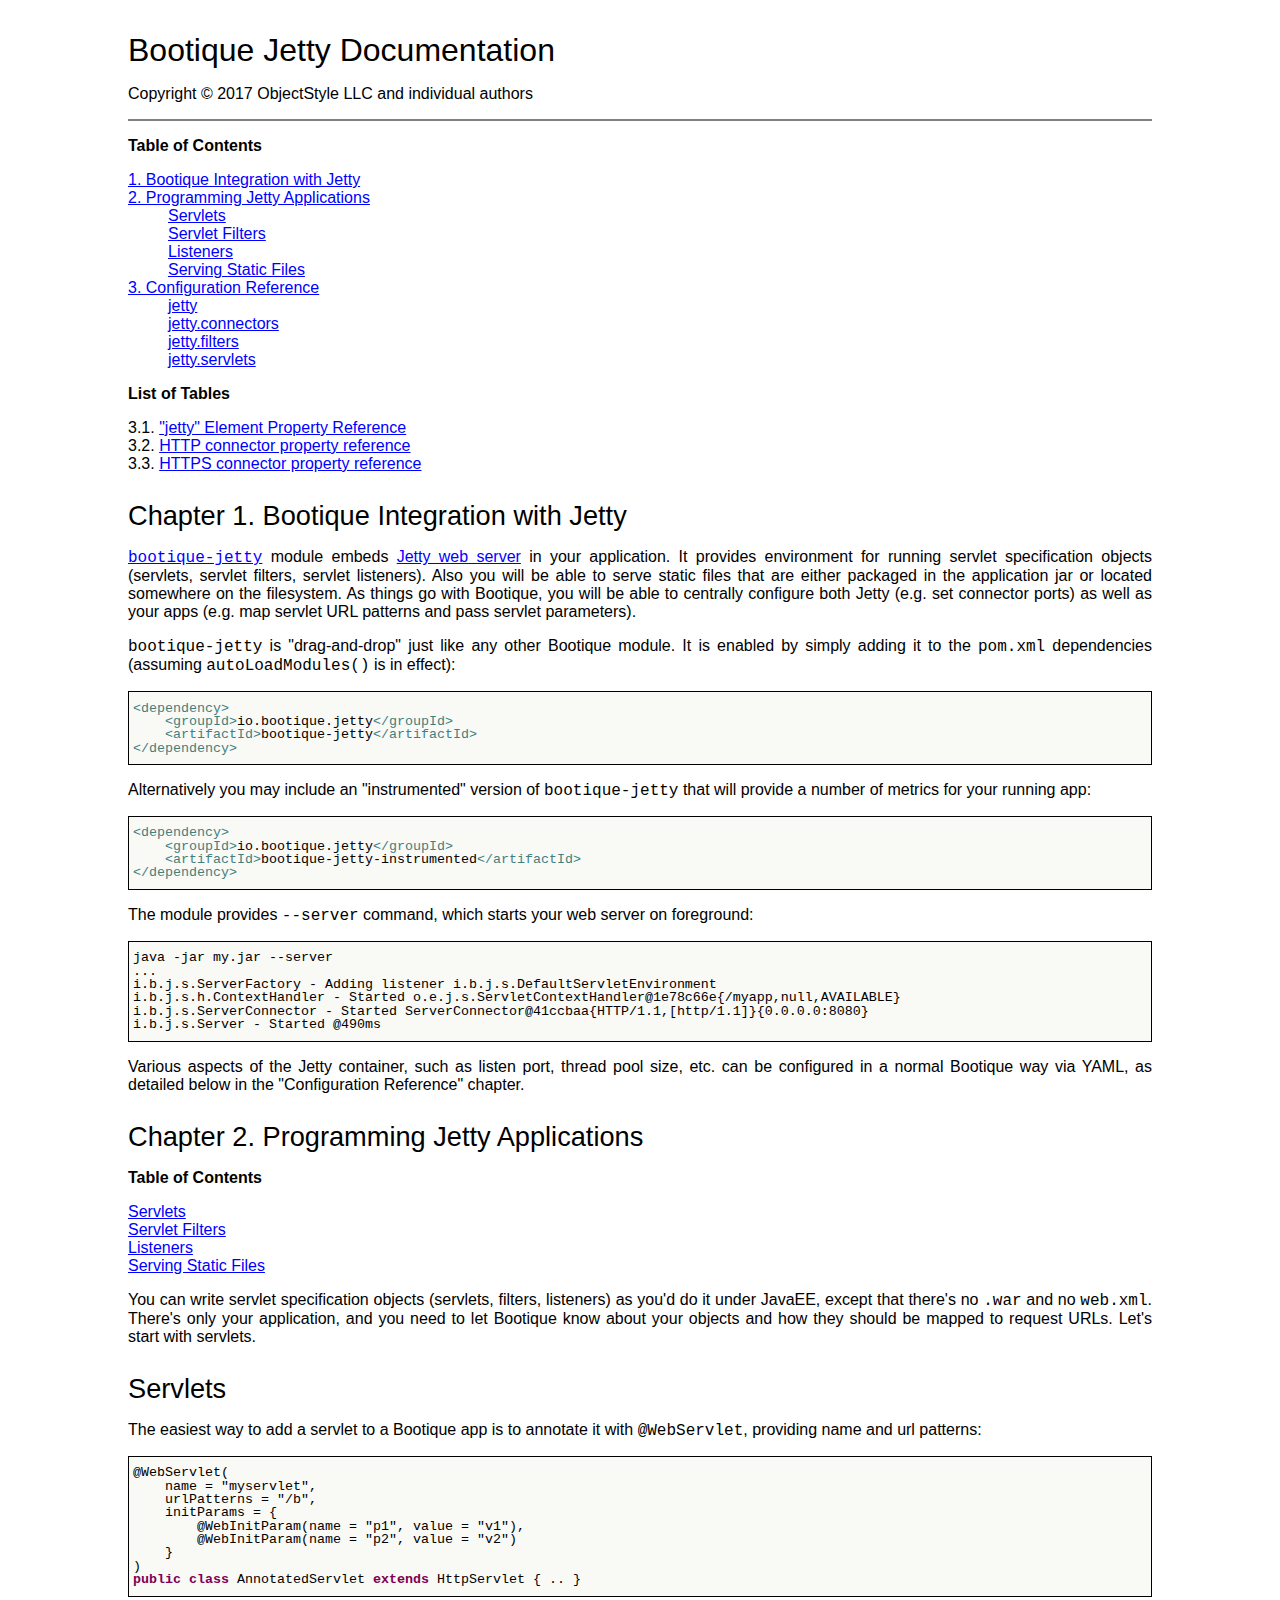
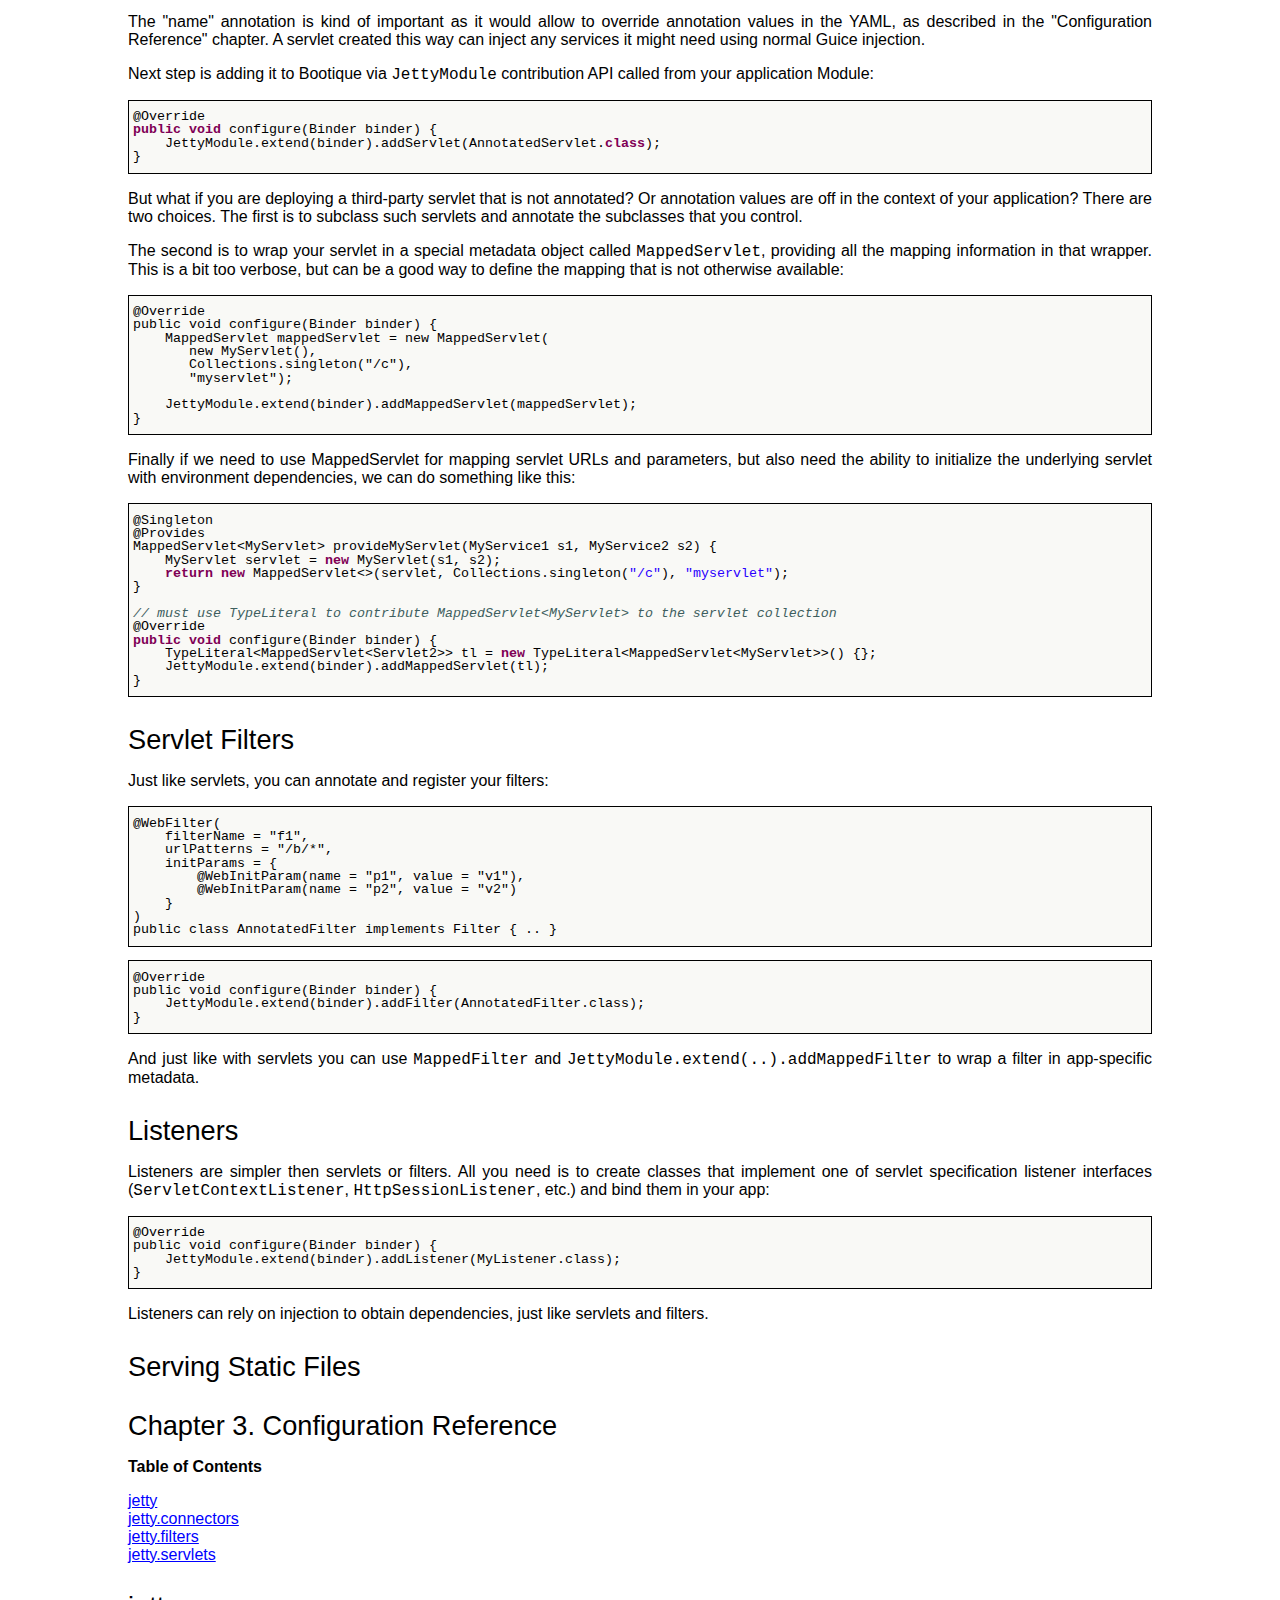
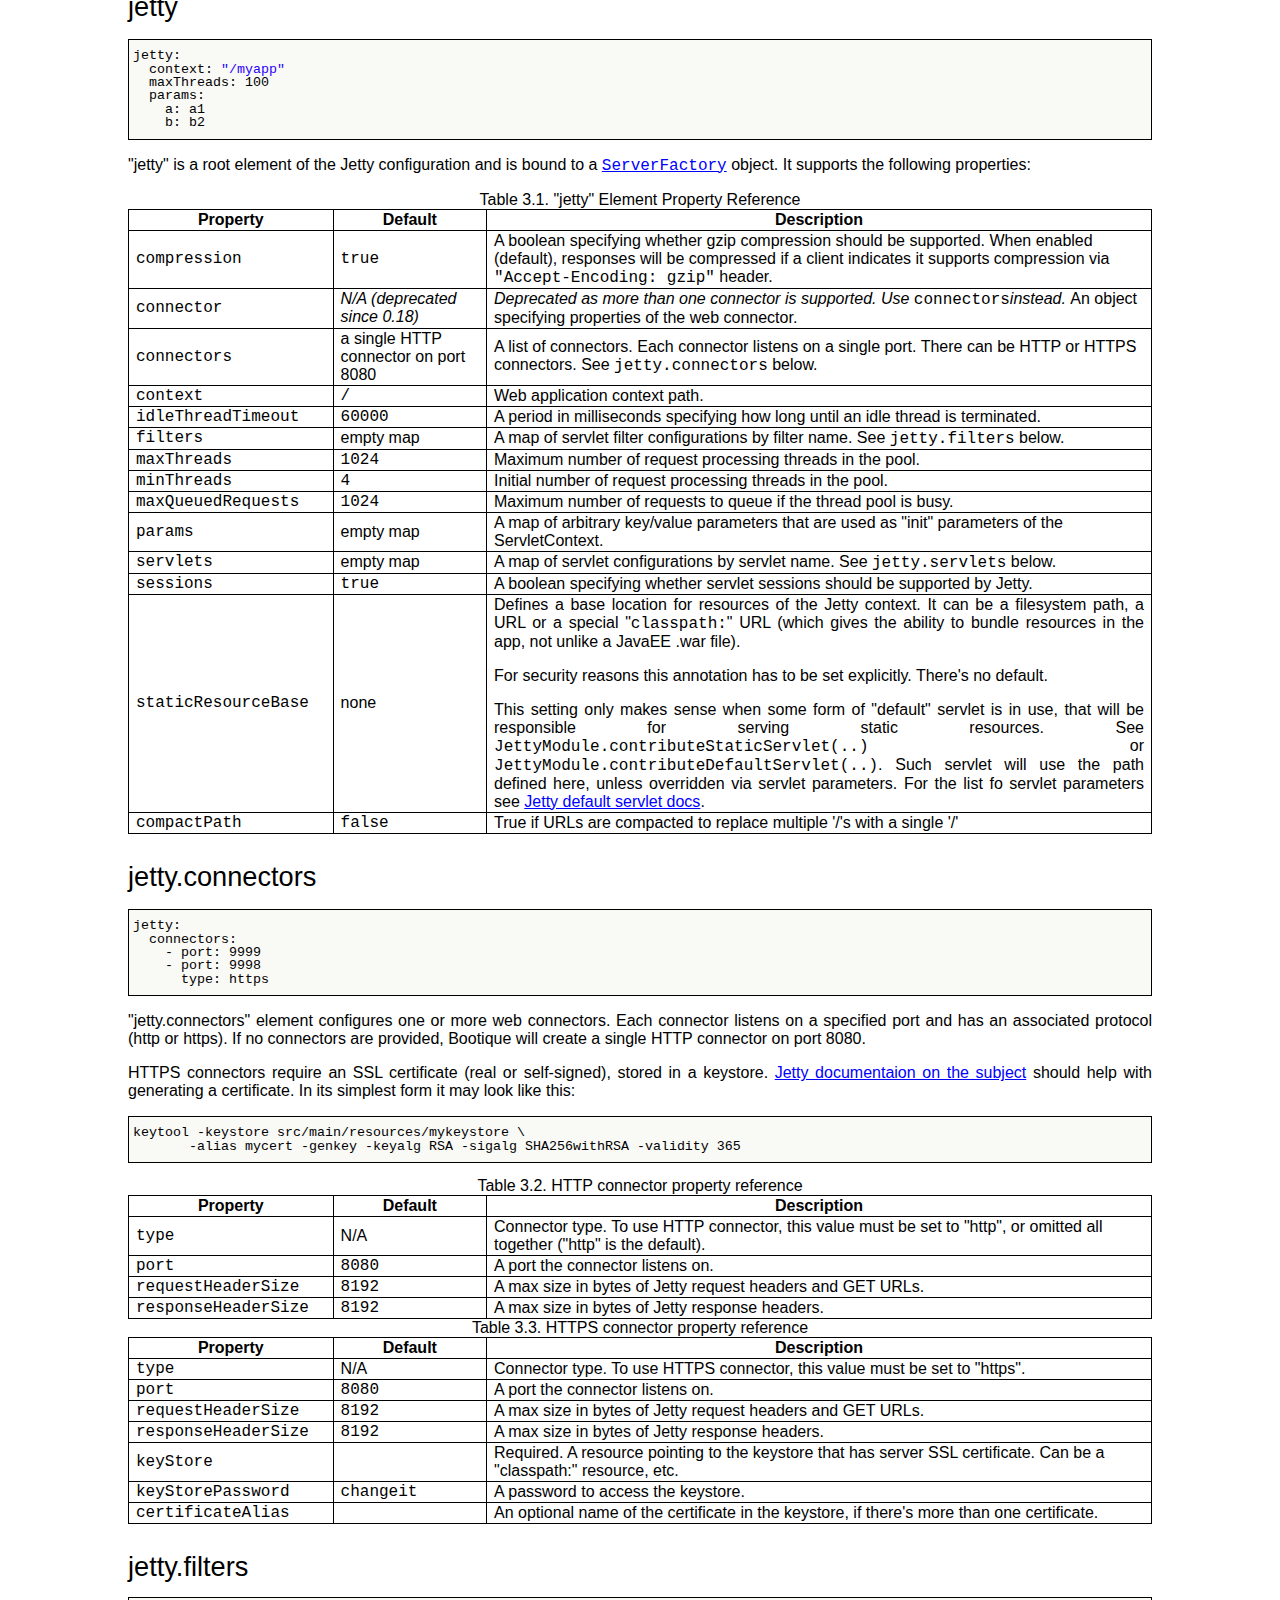
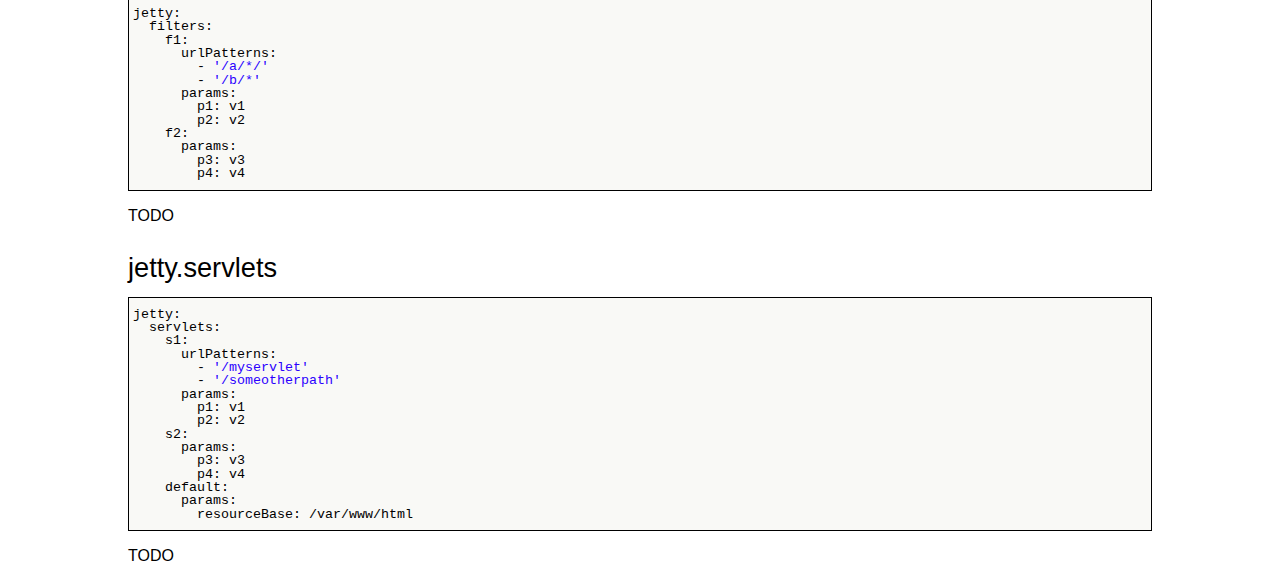
<file: docs/0/bootique-jetty-docs/index.html>
<html><head>
      <meta http-equiv="Content-Type" content="text/html; charset=ISO-8859-1">
   <title xmlns:d="http://docbook.org/ns/docbook">Bootique Jetty Documentation</title><link rel="stylesheet" type="text/css" href="css/doc.css"><meta xmlns:d="http://docbook.org/ns/docbook" name="keywords" content="Bootique Jetty Documentation version 0 "><meta xmlns:d="http://docbook.org/ns/docbook" name="description" content="Bootique Jetty: integration of Jetty web container with Bootique framework - Documentation version 0"><script xmlns:d="http://docbook.org/ns/docbook" type="text/javascript">
  (function(i,s,o,g,r,a,m){i['GoogleAnalyticsObject']=r;i[r]=i[r]||function(){
  (i[r].q=i[r].q||[]).push(arguments)},i[r].l=1*new Date();a=s.createElement(o),
  m=s.getElementsByTagName(o)[0];a.async=1;a.src=g;m.parentNode.insertBefore(a,m)
  })(window,document,'script','//www.google-analytics.com/analytics.js','ga');

  ga('create', 'UA-74603008-1', 'auto');
  ga('send', 'pageview');
        </script></head><body bgcolor="white" text="black" link="#0000FF" vlink="#840084" alink="#0000FF"><div class="book" title="Bootique Jetty Documentation"><div class="titlepage"><div><div><h1 class="title"><a name="bootique-jetty-guide"></a>Bootique Jetty Documentation</h1></div><div><p class="copyright">Copyright &copy; 2017 ObjectStyle LLC and individual authors</p></div></div><hr></div><div class="toc"><p><b>Table of Contents</b></p><dl><dt><span class="chapter"><a href="#overview">1. Bootique Integration with Jetty</a></span></dt><dt><span class="chapter"><a href="#programming">2. Programming Jetty Applications</a></span></dt><dd><dl><dt><span class="section"><a href="#d0e59">Servlets</a></span></dt><dt><span class="section"><a href="#d0e89">Servlet Filters</a></span></dt><dt><span class="section"><a href="#d0e106">Listeners</a></span></dt><dt><span class="section"><a href="#d0e121">Serving Static Files</a></span></dt></dl></dd><dt><span class="chapter"><a href="#configuration">3. Configuration Reference</a></span></dt><dd><dl><dt><span class="section"><a href="#d0e127">jetty</a></span></dt><dt><span class="section"><a href="#d0e379">jetty.connectors</a></span></dt><dt><span class="section"><a href="#d0e572">jetty.filters</a></span></dt><dt><span class="section"><a href="#d0e579">jetty.servlets</a></span></dt></dl></dd></dl></div><div class="list-of-tables"><p><b>List of Tables</b></p><dl><dt>3.1. <a href="#d0e141">"jetty" Element Property Reference</a></dt><dt>3.2. <a href="#d0e397">HTTP connector property reference</a></dt><dt>3.3. <a href="#d0e467">HTTPS connector property reference</a></dt></dl></div><div class="chapter" title="Chapter&nbsp;1.&nbsp;Bootique Integration with Jetty"><div class="titlepage"><div><div><h2 class="title"><a name="overview"></a>Chapter&nbsp;1.&nbsp;Bootique Integration with Jetty</h2></div></div></div><p><a class="link" href="https://github.com/bootique/bootique-jetty" target="_top"><code class="code">bootique-jetty</code></a> module embeds <a class="link" href="http://www.eclipse.org/jetty/" target="_top">Jetty web server</a> in your application.
        It provides environment for running servlet specification objects (servlets, servlet
        filters, servlet listeners). Also you will be able to serve static files that are either
        packaged in the application jar or located somewhere on the filesystem. As things go with
        Bootique, you will be able to centrally configure both Jetty (e.g. set connector ports) as
        well as your apps (e.g. map servlet URL patterns and pass servlet parameters).</p><p><code class="code">bootique-jetty</code> is "drag-and-drop" just like any other Bootique module. It is
        enabled by simply adding it to the <code class="code">pom.xml</code> dependencies (assuming
            <code class="code">autoLoadModules()</code> is in effect):
        </p><pre class="programlisting"><span xmlns="http://www.w3.org/1999/xhtml" class="hl-tag">&lt;dependency&gt;</span>
	<span xmlns="http://www.w3.org/1999/xhtml" class="hl-tag">&lt;groupId&gt;</span>io.bootique.jetty<span xmlns="http://www.w3.org/1999/xhtml" class="hl-tag">&lt;/groupId&gt;</span>
	<span xmlns="http://www.w3.org/1999/xhtml" class="hl-tag">&lt;artifactId&gt;</span>bootique-jetty<span xmlns="http://www.w3.org/1999/xhtml" class="hl-tag">&lt;/artifactId&gt;</span>
<span xmlns="http://www.w3.org/1999/xhtml" class="hl-tag">&lt;/dependency&gt;</span></pre><p>Alternatively you may include an "instrumented" version of <code class="code">bootique-jetty</code>
        that will provide a number of metrics for your running
        app:</p><pre class="programlisting"><span xmlns="http://www.w3.org/1999/xhtml" class="hl-tag">&lt;dependency&gt;</span>
	<span xmlns="http://www.w3.org/1999/xhtml" class="hl-tag">&lt;groupId&gt;</span>io.bootique.jetty<span xmlns="http://www.w3.org/1999/xhtml" class="hl-tag">&lt;/groupId&gt;</span>
	<span xmlns="http://www.w3.org/1999/xhtml" class="hl-tag">&lt;artifactId&gt;</span>bootique-jetty-instrumented<span xmlns="http://www.w3.org/1999/xhtml" class="hl-tag">&lt;/artifactId&gt;</span>
<span xmlns="http://www.w3.org/1999/xhtml" class="hl-tag">&lt;/dependency&gt;</span></pre><p>The module provides <code class="code">--server</code> command, which starts your web server on
        foreground:</p><pre class="programlisting">java -jar my.jar --server
...
i.b.j.s.ServerFactory - Adding listener i.b.j.s.DefaultServletEnvironment
i.b.j.s.h.ContextHandler - Started o.e.j.s.ServletContextHandler@1e78c66e{/myapp,null,AVAILABLE}
i.b.j.s.ServerConnector - Started ServerConnector@41ccbaa{HTTP/1.1,[http/1.1]}{0.0.0.0:8080}
i.b.j.s.Server - Started @490ms</pre><p>Various
        aspects of the Jetty container, such as listen port, thread pool size, etc. can be
        configured in a normal Bootique way via YAML, as detailed below in the "Configuration
        Reference" chapter.</p></div><div class="chapter" title="Chapter&nbsp;2.&nbsp;Programming Jetty Applications"><div class="titlepage"><div><div><h2 class="title"><a name="programming"></a>Chapter&nbsp;2.&nbsp;Programming Jetty Applications</h2></div></div></div><div class="toc"><p><b>Table of Contents</b></p><dl><dt><span class="section"><a href="#d0e59">Servlets</a></span></dt><dt><span class="section"><a href="#d0e89">Servlet Filters</a></span></dt><dt><span class="section"><a href="#d0e106">Listeners</a></span></dt><dt><span class="section"><a href="#d0e121">Serving Static Files</a></span></dt></dl></div><p>You can write servlet specification objects (servlets, filters, listeners) as you'd do it
        under JavaEE, except that there's no <code class="code">.war</code> and no <code class="code">web.xml</code>. There's
        only your application, and you need to let Bootique know about your objects and how they
        should be mapped to request URLs. Let's start with servlets.</p><div class="section" title="Servlets"><div class="titlepage"><div><div><h2 class="title"><a name="d0e59"></a>Servlets</h2></div></div></div><p>The easiest way to add a servlet to a Bootique app is to annotate it with
                <code class="code">@WebServlet</code>, providing name and url
            patterns:</p><pre class="programlisting"><span xmlns="http://www.w3.org/1999/xhtml" class="hl-annotation">@WebServlet(
	name = "myservlet", 
	urlPatterns = "/b", 
	initParams = { 
		@WebInitParam(name = "p1", value = "v1"),
		@WebInitParam(name = "p2", value = "v2") 
	}
)</span>
<span xmlns="http://www.w3.org/1999/xhtml" class="hl-keyword">public</span> <span xmlns="http://www.w3.org/1999/xhtml" class="hl-keyword">class</span> AnnotatedServlet <span xmlns="http://www.w3.org/1999/xhtml" class="hl-keyword">extends</span> HttpServlet { .. }</pre><p>The
            "name" annotation is kind of important as it would allow to override annotation values in
            the YAML, as described in the "Configuration Reference" chapter. A servlet created this
            way can inject any services it might need using normal Guice injection. </p><p>Next step is adding it to Bootique via <code class="code">JettyModule</code> contribution API
            called from your application
            Module:</p><pre class="programlisting"><span xmlns="http://www.w3.org/1999/xhtml" class="hl-annotation">@Override</span>
<span xmlns="http://www.w3.org/1999/xhtml" class="hl-keyword">public</span> <span xmlns="http://www.w3.org/1999/xhtml" class="hl-keyword">void</span> configure(Binder binder) {
	JettyModule.extend(binder).addServlet(AnnotatedServlet.<span xmlns="http://www.w3.org/1999/xhtml" class="hl-keyword">class</span>);
}</pre><p>But
            what if you are deploying a third-party servlet that is not annotated? Or annotation
            values are off in the context of your application? There are two choices. The first is
            to subclass such servlets and annotate the subclasses that you control. </p><p>The second is to wrap your servlet in a special metadata object called
                <code class="code">MappedServlet</code>, providing all the mapping information in that wrapper.
            This is a bit too verbose, but can be a good way to define the mapping that is not
            otherwise
            available:</p><pre class="programlisting">@Override
public void configure(Binder binder) {
    MappedServlet mappedServlet = new MappedServlet(
       new MyServlet(), 
       Collections.singleton("/c"),
       "myservlet");

    JettyModule.extend(binder).addMappedServlet(mappedServlet);
}</pre><p>Finally if we need to use MappedServlet for mapping servlet URLs and parameters, but
            also need the ability to initialize the underlying servlet with environment
            dependencies, we can do something like
            this:</p><pre class="programlisting"><span xmlns="http://www.w3.org/1999/xhtml" class="hl-annotation">@Singleton</span>
<span xmlns="http://www.w3.org/1999/xhtml" class="hl-annotation">@Provides</span>
MappedServlet&lt;MyServlet&gt; provideMyServlet(MyService1 s1, MyService2 s2) {
    MyServlet servlet = <span xmlns="http://www.w3.org/1999/xhtml" class="hl-keyword">new</span> MyServlet(s1, s2);
    <span xmlns="http://www.w3.org/1999/xhtml" class="hl-keyword">return</span> <span xmlns="http://www.w3.org/1999/xhtml" class="hl-keyword">new</span> MappedServlet&lt;&gt;(servlet, Collections.singleton(<span xmlns="http://www.w3.org/1999/xhtml" class="hl-string">"/c"</span>), <span xmlns="http://www.w3.org/1999/xhtml" class="hl-string">"myservlet"</span>);
}

<span xmlns="http://www.w3.org/1999/xhtml" class="hl-comment">// must use TypeLiteral to contribute MappedServlet&lt;MyServlet&gt; to the servlet collection</span>
<span xmlns="http://www.w3.org/1999/xhtml" class="hl-annotation">@Override</span>
<span xmlns="http://www.w3.org/1999/xhtml" class="hl-keyword">public</span> <span xmlns="http://www.w3.org/1999/xhtml" class="hl-keyword">void</span> configure(Binder binder) {
    TypeLiteral&lt;MappedServlet&lt;Servlet2&gt;&gt; tl = <span xmlns="http://www.w3.org/1999/xhtml" class="hl-keyword">new</span> TypeLiteral&lt;MappedServlet&lt;MyServlet&gt;&gt;() {};
    JettyModule.extend(binder).addMappedServlet(tl);
}</pre></div><div class="section" title="Servlet Filters"><div class="titlepage"><div><div><h2 class="title"><a name="d0e89"></a>Servlet Filters</h2></div></div></div><p>Just like servlets, you can annotate and register your
            filters:</p><pre class="programlisting">@WebFilter(
	filterName = "f1", 
	urlPatterns = "/b/*", 
	initParams = { 
		@WebInitParam(name = "p1", value = "v1"),
		@WebInitParam(name = "p2", value = "v2") 
	}
)
public class AnnotatedFilter implements Filter { .. }</pre><pre class="programlisting">@Override
public void configure(Binder binder) {
	JettyModule.extend(binder).addFilter(AnnotatedFilter.class);
}</pre><p>And
            just like with servlets you can use <code class="code">MappedFilter</code> and
                <code class="code">JettyModule.extend(..).addMappedFilter</code> to wrap a filter in app-specific
            metadata.</p></div><div class="section" title="Listeners"><div class="titlepage"><div><div><h2 class="title"><a name="d0e106"></a>Listeners</h2></div></div></div><p>Listeners are simpler then servlets or filters. All you need is to create classes that
            implement one of servlet specification listener interfaces
                (<code class="code">ServletContextListener</code>, <code class="code">HttpSessionListener</code>, etc.) and
            bind them in your
            app:</p><pre class="programlisting">@Override
public void configure(Binder binder) {
	JettyModule.extend(binder).addListener(MyListener.class);
}</pre><p>Listeners can rely on injection to obtain dependencies, just like servlets and
            filters.</p></div><div class="section" title="Serving Static Files"><div class="titlepage"><div><div><h2 class="title"><a name="d0e121"></a>Serving Static Files</h2></div></div></div></div></div><div class="chapter" title="Chapter&nbsp;3.&nbsp;Configuration Reference"><div class="titlepage"><div><div><h2 class="title"><a name="configuration"></a>Chapter&nbsp;3.&nbsp;Configuration Reference</h2></div></div></div><div class="toc"><p><b>Table of Contents</b></p><dl><dt><span class="section"><a href="#d0e127">jetty</a></span></dt><dt><span class="section"><a href="#d0e379">jetty.connectors</a></span></dt><dt><span class="section"><a href="#d0e572">jetty.filters</a></span></dt><dt><span class="section"><a href="#d0e579">jetty.servlets</a></span></dt></dl></div><div class="section" title="jetty"><div class="titlepage"><div><div><h2 class="title"><a name="d0e127"></a>jetty</h2></div></div></div><p>
            </p><pre class="programlisting">jetty:
  context: <span xmlns="http://www.w3.org/1999/xhtml" class="hl-string">"/myapp"</span>
  maxThreads: <span xmlns="http://www.w3.org/1999/xhtml" class="hl-number">100</span>
  params:
    a: a1
    b: b2</pre><p>
        </p><p>"jetty" is a root element of the Jetty configuration and is bound to a <a class="link" href="https://github.com/bootique/bootique-jetty/blob/master/bootique-jetty/src/main/java/io/bootique/jetty/server/ServerFactory.java" target="_top"><code class="code">ServerFactory</code></a> object. It supports the following
            properties:</p><table frame="void" id="d0e141"><caption>Table&nbsp;3.1.&nbsp;"jetty" Element Property Reference</caption><col width="20%"><col width="15%"><col width="65%"><thead><tr>
                <th>Property</th>
                <th>Default</th>
                <th>Description</th>
            </tr></thead><tbody><tr>
                    <td><code class="code">compression</code></td>
                    <td><code class="code">true</code></td>
                    <td>A boolean specifying whether gzip compression should be
                        supported. When enabled (default), responses will be compressed if a client
                        indicates it supports compression via <code class="code">"Accept-Encoding: gzip"</code>
                        header.</td>
                </tr><tr>
                    <td><code class="code">connector</code></td>
                    <td><span class="emphasis"><em>N/A (deprecated since 0.18)</em></span></td>
                    <td><span class="emphasis"><em>Deprecated as more than one connector is supported.</em></span>
                        <span class="emphasis"><em>Use </em></span><code class="code">connectors</code><span class="emphasis"><em>instead.
                        </em></span>An object specifying properties of the web connector. </td>
                </tr><tr>
                    <td><code class="code">connectors</code></td>
                    <td>a single HTTP connector on port 8080</td>
                    <td>A list of connectors. Each connector listens on a single port. There can be
                        HTTP or HTTPS connectors. See <code class="code">jetty.connectors</code> below.</td>
                </tr><tr>
                    <td><code class="code">context</code></td>
                    <td><code class="code">/</code></td>
                    <td>Web application context path.</td>
                </tr><tr>
                    <td><code class="code">idleThreadTimeout</code></td>
                    <td><code class="code">60000</code></td>
                    <td>A period in milliseconds specifying how long until an idle thread is
                        terminated. </td>
                </tr><tr>
                    <td><code class="code">filters</code></td>
                    <td>empty map</td>
                    <td>A map of servlet filter configurations by filter name. See
                            <code class="code">jetty.filters</code> below.</td>
                </tr><tr>
                <td><code class="code">maxThreads</code></td>
                <td><code class="code">1024</code></td>
                <td>Maximum number of request processing threads in the pool.</td>
            </tr><tr>
                <td><code class="code">minThreads</code></td>
                <td><code class="code">4</code></td>
                <td>Initial number of request processing threads in the pool.</td>
            </tr><tr>
                    <td><code class="code">maxQueuedRequests</code></td>
                    <td><code class="code">1024</code></td>
                    <td>Maximum number of requests to queue if the thread pool is busy.</td>
                </tr><tr>
                    <td><code class="code">params</code></td>
                    <td>empty map</td>
                    <td>A map of arbitrary key/value parameters that are used as "init" parameters
                        of the ServletContext.</td>
                </tr><tr>
                    <td><code class="code">servlets</code></td>
                    <td>empty map</td>
                    <td>A map of servlet configurations by servlet name. See
                            <code class="code">jetty.servlets</code> below.</td>
                </tr><tr>
                    <td><code class="code">sessions</code></td>
                    <td><code class="code">true</code></td>
                    <td>A boolean specifying whether servlet sessions should be supported by
                        Jetty.</td>
                </tr><tr>
                    <td><code class="code">staticResourceBase</code></td>
                    <td>none</td>
                    <td>
                        <p>Defines a base location for resources of the Jetty context. It can be
                            a filesystem path, a URL or a special "<code class="code">classpath:</code>" URL
                            (which gives the ability to bundle resources in the app, not unlike a
                            JavaEE .war file). </p>
                        <p>For security reasons this annotation has to be set explicitly. There's
                            no default. </p>
                        <p>This setting only makes sense when some form of "default" servlet is
                            in use, that will be responsible for serving static resources. See
                                <code class="code">JettyModule.contributeStaticServlet(..)</code> or
                                <code class="code">JettyModule.contributeDefaultServlet(..)</code>. Such servlet
                            will use the path defined here, unless overridden via servlet
                            parameters. For the list fo servlet parameters see <a class="link" href="http://download.eclipse.org/jetty/9.3.7.v20160115/apidocs/org/eclipse/jetty/servlet/DefaultServlet.html" target="_top">Jetty default servlet docs</a>.</p>
                    </td>
                </tr><tr>
                    <td><code class="code">compactPath</code></td>
                    <td><code class="code">false</code></td>
                    <td>True if URLs are compacted to replace multiple '/'s with a single '/'</td>
                </tr></tbody></table></div><div class="section" title="jetty.connectors"><div class="titlepage"><div><div><h2 class="title"><a name="d0e379"></a>jetty.connectors</h2></div></div></div><p>
            </p><pre class="programlisting">jetty:
  connectors:
    - port: 9999
    - port: 9998
      type: https
</pre><p>
        </p><p>"jetty.connectors" element configures one or more web connectors. Each connector
            listens on a specified port and has an associated protocol (http or https). If no
            connectors are provided, Bootique will create a single HTTP connector on port 8080. </p><p>HTTPS connectors require an SSL certificate (real or self-signed), stored in a
            keystore. <a class="link" href="http://www.eclipse.org/jetty/documentation/9.4.x/configuring-ssl.html" target="_top">Jetty documentaion on the subject</a> should help with generating a certificate.
            In its simplest form it may look like
                this:</p><pre class="programlisting"><code class="code">keytool -keystore src/main/resources/mykeystore \
       -alias mycert -genkey -keyalg RSA -sigalg SHA256withRSA -validity 365</code></pre><table frame="void" id="d0e397"><caption>Table&nbsp;3.2.&nbsp;HTTP connector property reference</caption><col width="20%"><col width="15%"><col width="65%"><thead><tr>
                        <th>Property</th>
                        <th>Default</th>
                        <th>Description</th>
                    </tr></thead><tbody><tr>
                        <td><code class="code">type</code></td>
                        <td>N/A</td>
                        <td>Connector type. To use HTTP connector, this value must be set to "http",
                            or omitted all together ("http" is the default).</td>
                    </tr><tr>
                        <td><code class="code">port</code></td>
                        <td><code class="code">8080</code></td>
                        <td>A port the connector listens on.</td>
                    </tr><tr>
                        <td><code class="code">requestHeaderSize</code></td>
                        <td><code class="code">8192</code></td>
                        <td>A max size in bytes of Jetty request headers and GET URLs. </td>
                    </tr><tr>
                        <td><code class="code">responseHeaderSize</code></td>
                        <td><code class="code">8192</code></td>
                        <td>A max size in bytes of Jetty response headers.</td>
                    </tr></tbody></table><table frame="void" id="d0e467"><caption>Table&nbsp;3.3.&nbsp;HTTPS connector property reference</caption><col width="20%"><col width="15%"><col width="65%"><thead><tr>
                    <th>Property</th>
                    <th>Default</th>
                    <th>Description</th>
                </tr></thead><tbody><tr>
                    <td><code class="code">type</code></td>
                    <td>N/A</td>
                    <td>Connector type. To use HTTPS connector, this value must be set to
                        "https".</td>
                </tr><tr>
                    <td><code class="code">port</code></td>
                    <td><code class="code">8080</code></td>
                    <td>A port the connector listens on.</td>
                </tr><tr>
                    <td><code class="code">requestHeaderSize</code></td>
                    <td><code class="code">8192</code></td>
                    <td>A max size in bytes of Jetty request headers and GET URLs. </td>
                </tr><tr>
                    <td><code class="code">responseHeaderSize</code></td>
                    <td><code class="code">8192</code></td>
                    <td>A max size in bytes of Jetty response headers.</td>
                </tr><tr>
                    <td><code class="code">keyStore</code></td>
                    <td></td>
                    <td>Required. A resource pointing to the keystore that has server SSL
                        certificate. Can be a "classpath:" resource, etc.</td>
                </tr><tr>
                    <td><code class="code">keyStorePassword</code></td>
                    <td><code class="code">changeit</code></td>
                    <td>A password to access the keystore.</td>
                </tr><tr>
                    <td><code class="code">certificateAlias</code></td>
                    <td></td>
                    <td>An optional name of the certificate in the keystore, if there's more than
                        one certificate.</td>
                </tr></tbody></table></div><div class="section" title="jetty.filters"><div class="titlepage"><div><div><h2 class="title"><a name="d0e572"></a>jetty.filters</h2></div></div></div><pre class="programlisting">jetty:
  filters:
    f1:
      urlPatterns:
        - <span xmlns="http://www.w3.org/1999/xhtml" class="hl-string">'/a/*/'</span>
        - <span xmlns="http://www.w3.org/1999/xhtml" class="hl-string">'/b/*'</span>
      params:
        p1: v1
        p2: v2
    f2:
      params:
        p3: v3
        p4: v4</pre><p>TODO</p></div><div class="section" title="jetty.servlets"><div class="titlepage"><div><div><h2 class="title"><a name="d0e579"></a>jetty.servlets</h2></div></div></div><pre class="programlisting">jetty:
  servlets:
    s1:
      urlPatterns:
        - <span xmlns="http://www.w3.org/1999/xhtml" class="hl-string">'/myservlet'</span>
        - <span xmlns="http://www.w3.org/1999/xhtml" class="hl-string">'/someotherpath'</span>
      params:
        p1: v1
        p2: v2
    s2:
      params:
        p3: v3
        p4: v4
    default:
      params:
        resourceBase: /var/www/html</pre><p>TODO</p></div></div></div></body></html>
</file>
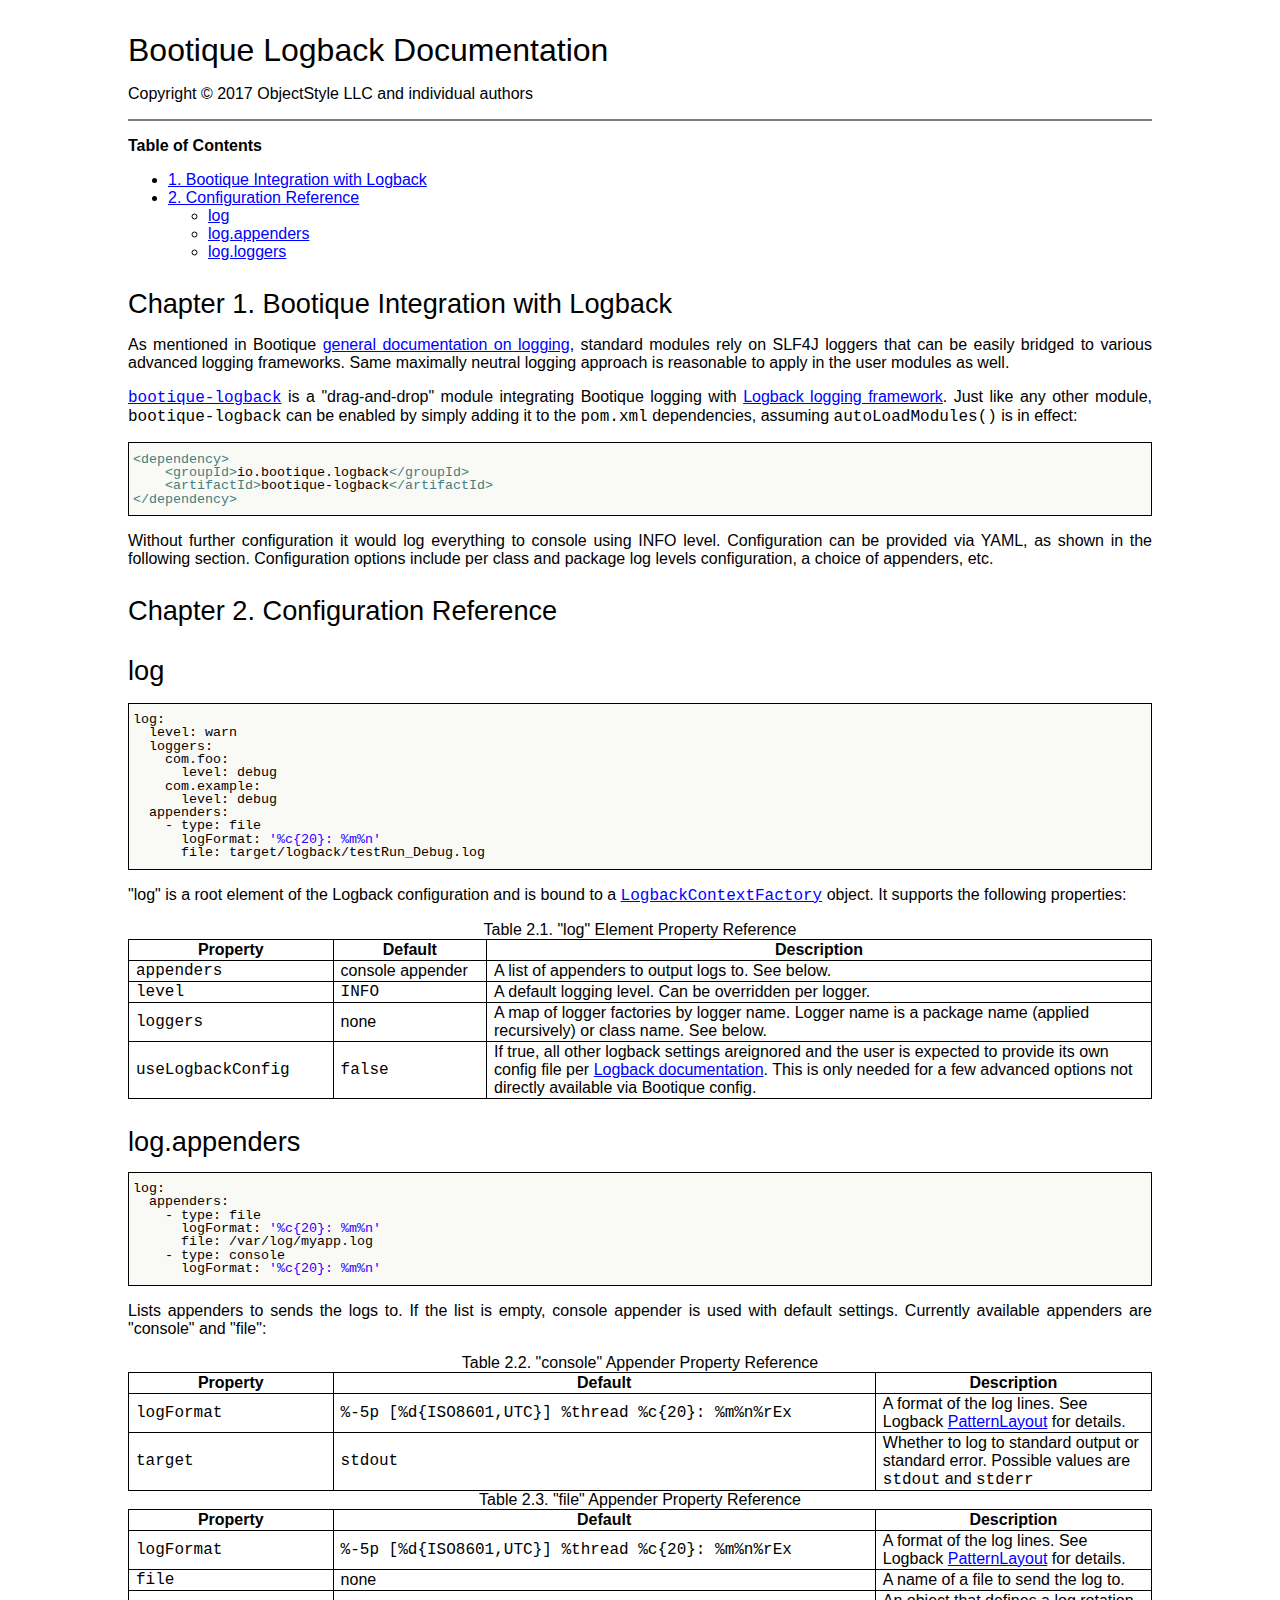
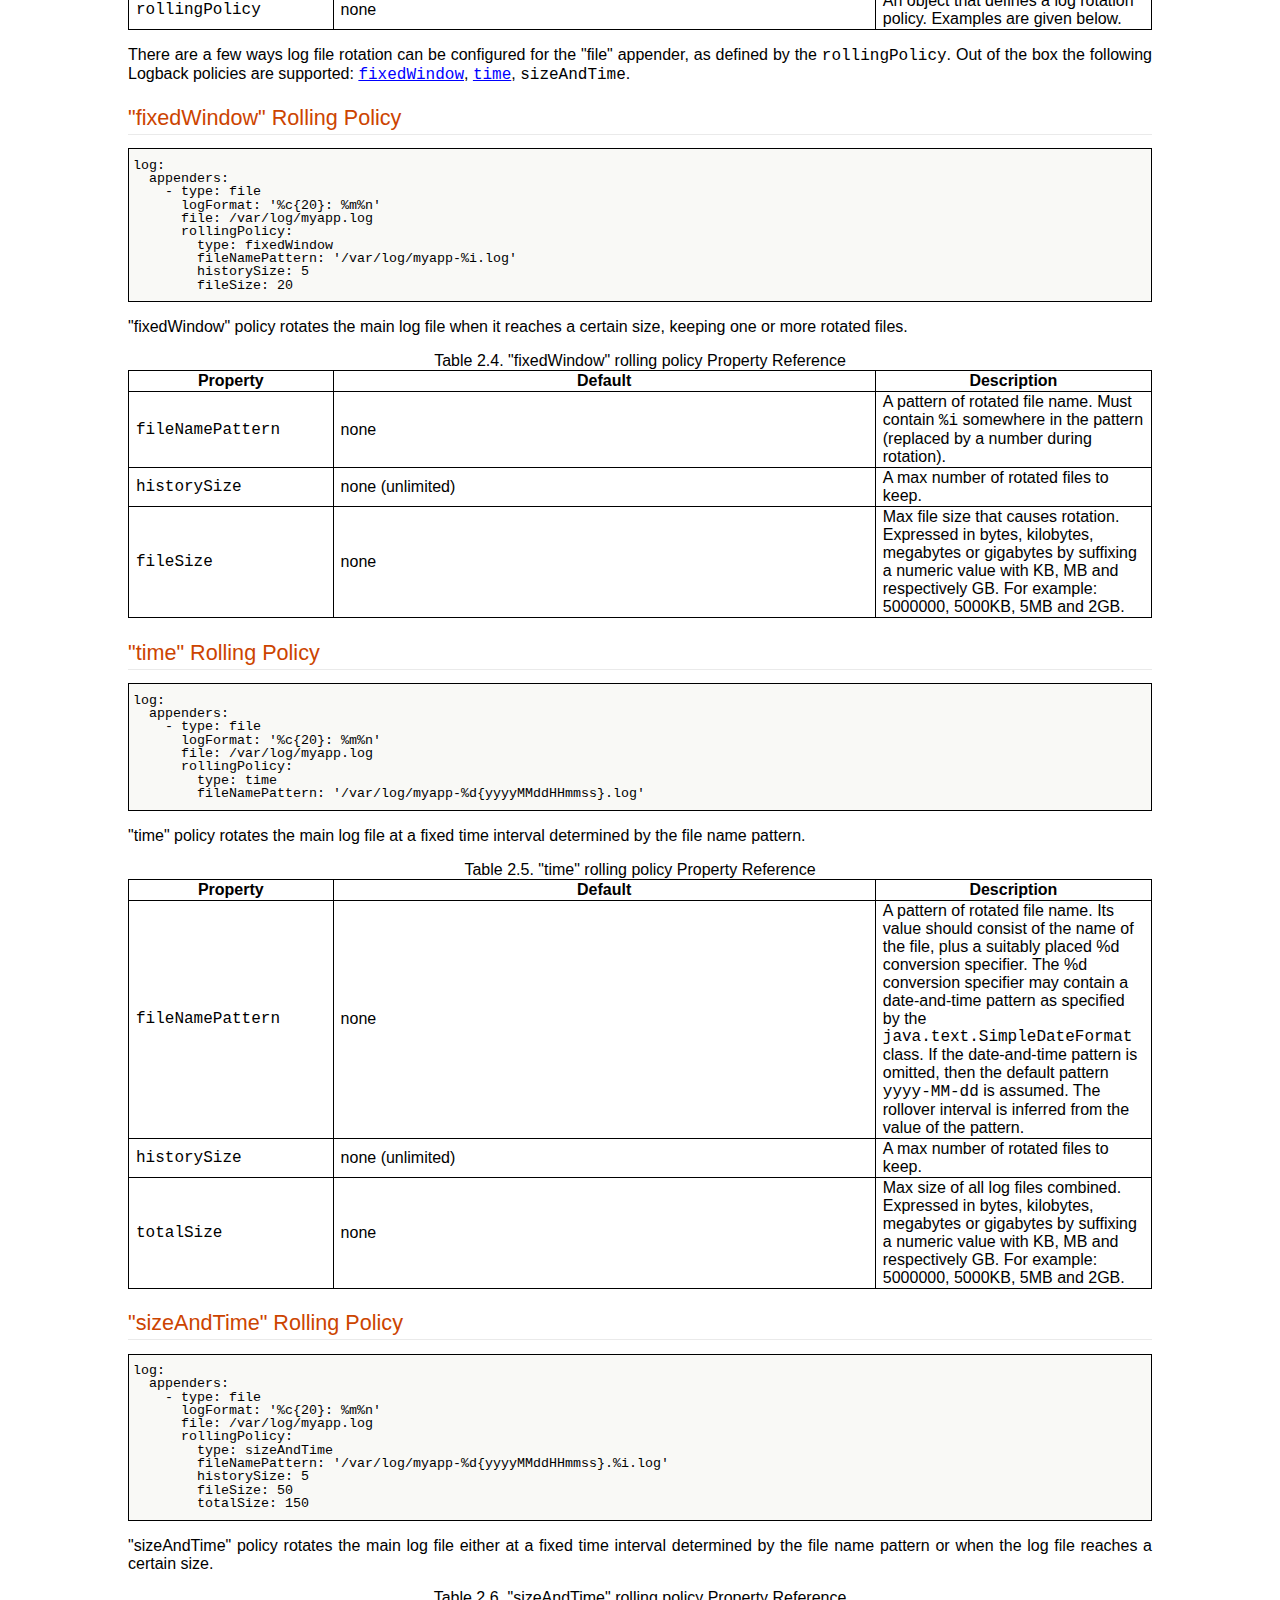
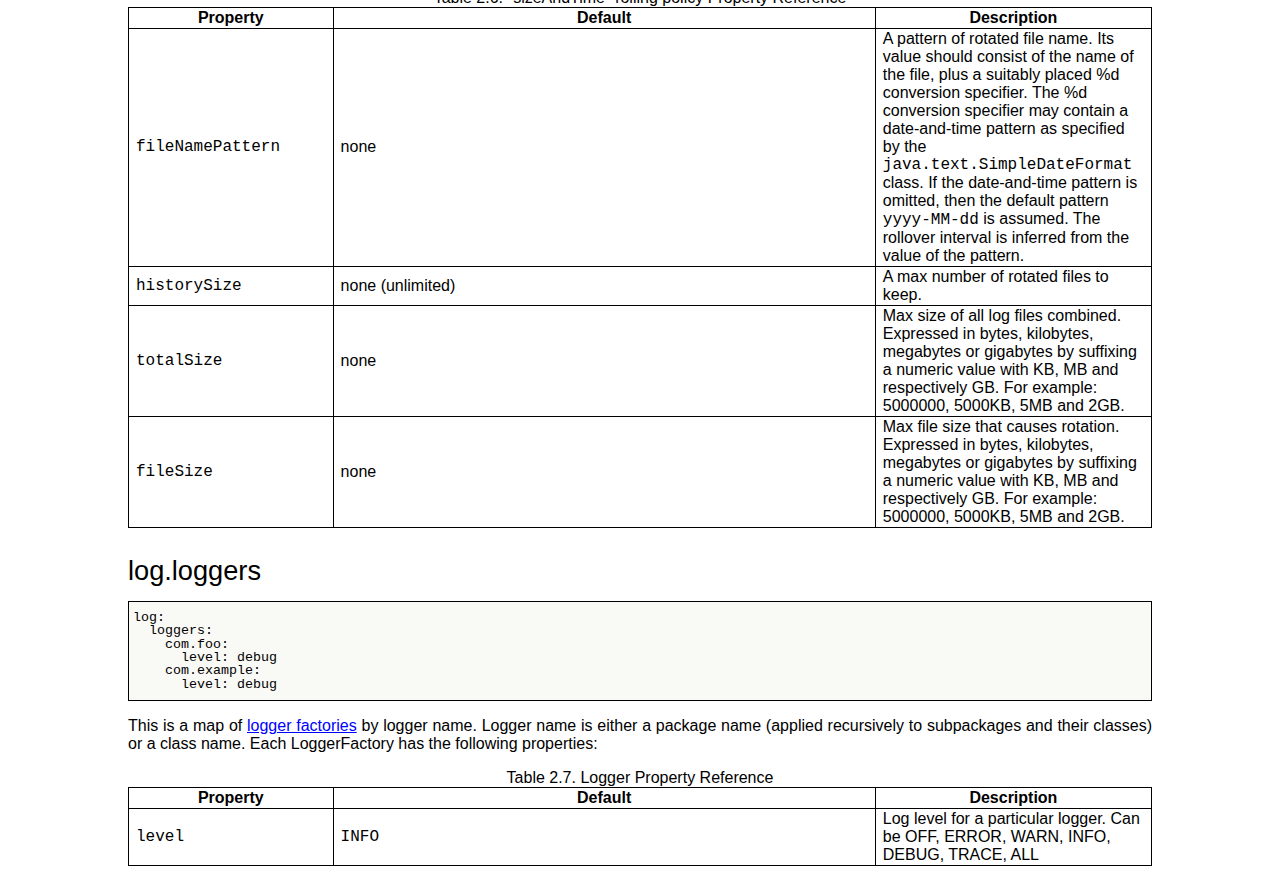
<file: docs/0/bootique-logback-docs/index.html>
<html><head>
      <meta http-equiv="Content-Type" content="text/html; charset=ISO-8859-1">
   <title xmlns:d="http://docbook.org/ns/docbook">Bootique Logback Documentation</title><link rel="stylesheet" type="text/css" href="css/doc.css"><meta xmlns:d="http://docbook.org/ns/docbook" name="keywords" content="Bootique Logback Documentation version 0 "><meta xmlns:d="http://docbook.org/ns/docbook" name="description" content="Bootique Logback: integration of Logback logging framework with Bootique - Documentation version 0"><script xmlns:d="http://docbook.org/ns/docbook" type="text/javascript">
  (function(i,s,o,g,r,a,m){i['GoogleAnalyticsObject']=r;i[r]=i[r]||function(){
  (i[r].q=i[r].q||[]).push(arguments)},i[r].l=1*new Date();a=s.createElement(o),
  m=s.getElementsByTagName(o)[0];a.async=1;a.src=g;m.parentNode.insertBefore(a,m)
  })(window,document,'script','//www.google-analytics.com/analytics.js','ga');

  ga('create', 'UA-74603008-1', 'auto');
  ga('send', 'pageview');
        </script></head><body bgcolor="white" text="black" link="#0000FF" vlink="#840084" alink="#0000FF"><div class="book" title="Bootique Logback Documentation"><div class="titlepage"><div><div><h1 class="title"><a name="bootique-jetty-guide"></a>Bootique Logback Documentation</h1></div><div><p class="copyright">Copyright &copy; 2017 ObjectStyle LLC and individual authors</p></div></div><hr></div><div class="toc"><p><b>Table of Contents</b></p><ul><li><span class="chapter"><a href="#overview">1. Bootique Integration with Logback</a></span></li><li><span class="chapter"><a href="#configuration">2. Configuration Reference</a></span><ul><li><span class="section"><a href="#d0e42">log</a></span></li><li><span class="section"><a href="#d0e128">log.appenders</a></span></li><li><span class="section"><a href="#d0e477">log.loggers</a></span></li></ul></li></ul></div><div class="chapter" title="Chapter&nbsp;1.&nbsp;Bootique Integration with Logback"><div class="titlepage"><div><div><h2 class="title"><a name="overview"></a>Chapter&nbsp;1.&nbsp;Bootique Integration with Logback</h2></div></div></div><p>As mentioned in Bootique <a class="link" href="http://bootique.io/docs/0/bootique-docs/index.html#logging" target="_top">general
            documentation on logging</a>, standard modules rely on SLF4J loggers that can be
        easily bridged to various  advanced logging frameworks. Same maximally neutral logging
        approach is reasonable to apply in the user modules as well.</p><p><a class="link" href="https://github.com/bootique/bootique-logback" target="_top"><code class="code">bootique-logback</code></a> is a "drag-and-drop" module integrating Bootique
        logging with <a class="link" href="http://logback.qos.ch/" target="_top">Logback logging framework</a>.
        Just like any other module, <code class="code">bootique-logback</code> can be enabled by simply adding it
        to the <code class="code">pom.xml</code> dependencies, assuming <code class="code">autoLoadModules()</code> is in
        effect:</p><pre class="programlisting"><span xmlns="http://www.w3.org/1999/xhtml" class="hl-tag">&lt;dependency&gt;</span>
	<span xmlns="http://www.w3.org/1999/xhtml" class="hl-tag">&lt;groupId&gt;</span>io.bootique.logback<span xmlns="http://www.w3.org/1999/xhtml" class="hl-tag">&lt;/groupId&gt;</span>
	<span xmlns="http://www.w3.org/1999/xhtml" class="hl-tag">&lt;artifactId&gt;</span>bootique-logback<span xmlns="http://www.w3.org/1999/xhtml" class="hl-tag">&lt;/artifactId&gt;</span>
<span xmlns="http://www.w3.org/1999/xhtml" class="hl-tag">&lt;/dependency&gt;</span></pre><p>Without further configuration it would log everything to console using INFO level.
        Configuration can be provided via YAML, as shown in the following section. Configuration
        options include per class and package log levels configuration, a choice of appenders,
        etc.</p></div><div class="chapter" title="Chapter&nbsp;2.&nbsp;Configuration Reference"><div class="titlepage"><div><div><h2 class="title"><a name="configuration"></a>Chapter&nbsp;2.&nbsp;Configuration Reference</h2></div></div></div><div class="section" title="log"><div class="titlepage"><div><div><h2 class="title"><a name="d0e42"></a>log</h2></div></div></div><p>
            </p><pre class="programlisting">log:
  level: warn
  loggers:
    com.foo:
      level: debug
    com.example:
      level: debug
  appenders:
    - type: file
      logFormat: <span xmlns="http://www.w3.org/1999/xhtml" class="hl-string">'%c{20}: %m%n'</span>
      file: target/logback/testRun_Debug.log</pre><p>
        </p><p>"log" is a root element of the Logback configuration and is bound to a <a class="link" href="https://github.com/bootique/bootique-logback/blob/master/bootique-logback/src/main/java/io/bootique/logback/LogbackContextFactory.java" target="_top"><code class="code">LogbackContextFactory</code></a> object. It supports the following
            properties:</p><table frame="void" id="d0e56"><caption>Table&nbsp;2.1.&nbsp;"log" Element Property Reference</caption><col width="20%"><col width="15%"><col width="65%"><thead><tr>
                <th>Property</th>
                <th>Default</th>
                <th>Description</th>
            </tr></thead><tbody><tr>
                    <td><code class="code">appenders</code></td>
                    <td>console appender</td>
                    <td>A list of appenders to output logs to. See below.</td>
                </tr><tr>
                    <td><code class="code">level</code></td>
                    <td><code class="code">INFO</code></td>
                    <td>A default logging level. Can be overridden per logger.</td>
                </tr><tr>
                    <td><code class="code">loggers</code></td>
                    <td>none</td>
                    <td>A map of logger factories by logger name. Logger name is a package name
                        (applied recursively) or class name. See below.</td>
                </tr><tr>
                    <td><code class="code">useLogbackConfig</code></td>
                    <td><code class="code">false</code></td>
                    <td>If true, all other logback settings areignored and the user is expected to
                        provide its own config file per <a class="link" href="http://logback.qos.ch/manual/configuration.html" target="_top">Logback
                            documentation</a>. This is only needed for a few advanced options not
                        directly available via Bootique config. </td>
                </tr></tbody></table></div><div class="section" title="log.appenders"><div class="titlepage"><div><div><h2 class="title"><a name="d0e128"></a>log.appenders</h2></div></div></div><pre class="programlisting">log:
  appenders:
    - type: file
      logFormat: <span xmlns="http://www.w3.org/1999/xhtml" class="hl-string">'%c{20}: %m%n'</span>
      file: /var/log/myapp.log
    - type: console
      logFormat: <span xmlns="http://www.w3.org/1999/xhtml" class="hl-string">'%c{20}: %m%n'</span></pre><p>Lists
            appenders to sends the logs to. If the list is empty, console appender is used with
            default settings. Currently available appenders are "console" and "file":</p><table frame="void" id="d0e135"><caption>Table&nbsp;2.2.&nbsp;"console" Appender Property Reference</caption><col width="20%"><col width="53%"><col width="27%"><thead><tr>
                    <th>Property</th>
                    <th>Default</th>
                    <th>Description</th>
                </tr></thead><tbody><tr>
                    <td><code class="code">logFormat</code></td>
                    <td><code class="code">%-5p [%d{ISO8601,UTC}] %thread %c{20}: %m%n%rEx</code></td>
                    <td>A format of the log lines. See Logback <a class="link" href="http://logback.qos.ch/manual/layouts.html#ClassicPatternLayout" target="_top">PatternLayout</a> for details.</td>
                </tr><tr>
                    <td><code class="code">target</code></td>
                    <td><code class="code">stdout</code></td>
                    <td>Whether to log to standard output or standard error. Possible values are
                            <code class="code">stdout</code> and <code class="code">stderr</code></td>
                </tr></tbody></table><table frame="void" id="d0e188"><caption>Table&nbsp;2.3.&nbsp;"file" Appender Property Reference</caption><col width="20%"><col width="53%"><col width="27%"><thead><tr>
                    <th>Property</th>
                    <th>Default</th>
                    <th>Description</th>
                </tr></thead><tbody><tr>
                    <td><code class="code">logFormat</code></td>
                    <td><code class="code">%-5p [%d{ISO8601,UTC}] %thread %c{20}: %m%n%rEx</code></td>
                    <td>A format of the log lines. See Logback <a class="link" href="http://logback.qos.ch/manual/layouts.html#ClassicPatternLayout" target="_top">PatternLayout</a> for details.</td>
                </tr><tr>
                    <td><code class="code">file</code></td>
                    <td>none</td>
                    <td>A name of a file to send the log to.</td>
                </tr><tr>
                    <td><code class="code">rollingPolicy</code></td>
                    <td>none</td>
                    <td>An object that defines a log rotation policy. Examples are given below. </td>
                </tr></tbody></table><p>There are a few ways log file rotation can be configured for the "file" appender, as
            defined by the <code class="code">rollingPolicy</code>. Out of the box the following Logback policies
            are supported: <a class="link" href="http://logback.qos.ch/manual/appenders.html#FixedWindowRollingPolicy" target="_top"><code class="code">fixedWindow</code></a>, <a class="link" href="http://logback.qos.ch/manual/appenders.html#TimeBasedRollingPolicy" target="_top"><code class="code">time</code></a>, <code class="code">sizeAndTime</code>.</p><div class="section" title="&#34;fixedWindow&#34; Rolling Policy"><div class="titlepage"><div><div><h3 class="title"><a name="d0e264"></a>"fixedWindow" Rolling Policy</h3></div></div></div><pre class="programlisting">log:
  appenders:
    - type: file
      logFormat: '%c{20}: %m%n'
      file: /var/log/myapp.log
      rollingPolicy:
        type: fixedWindow
        fileNamePattern: '/var/log/myapp-%i.log'
        historySize: 5
        fileSize: 20</pre><p>"fixedWindow"
                policy rotates the main log file when it reaches a certain size, keeping one or more
                rotated files.</p><table frame="void" id="d0e271"><caption>Table&nbsp;2.4.&nbsp;"fixedWindow" rolling policy Property Reference</caption><col width="20%"><col width="53%"><col width="27%"><thead><tr>
                            <th>Property</th>
                            <th>Default</th>
                            <th>Description</th>
                        </tr></thead><tbody><tr>
                            <td><code class="code">fileNamePattern</code></td>
                            <td>none</td>
                            <td>A pattern of rotated file name. Must contain <code class="code">%i</code>
                                somewhere in the pattern (replaced by a number during
                                rotation).</td>
                        </tr><tr>
                            <td><code class="code">historySize</code></td>
                            <td>none (unlimited)</td>
                            <td>A max number of rotated files to keep.</td>
                        </tr><tr>
                            <td><code class="code">fileSize</code></td>
                            <td>none</td>
                            <td>Max file size that causes rotation. Expressed in bytes, kilobytes,
                                megabytes or gigabytes by suffixing a numeric value with KB, MB and
                                respectively GB. For example: 5000000, 5000KB, 5MB and 2GB.</td>
                        </tr></tbody></table></div><div class="section" title="&#34;time&#34; Rolling Policy"><div class="titlepage"><div><div><h3 class="title"><a name="d0e329"></a>"time" Rolling Policy</h3></div></div></div><pre class="programlisting">log:
  appenders:
    - type: file
      logFormat: '%c{20}: %m%n'
      file: /var/log/myapp.log
      rollingPolicy:
        type: time
        fileNamePattern: '/var/log/myapp-%d{yyyyMMddHHmmss}.log'</pre><p>"time"
                policy rotates the main log file at a fixed time interval determined by the file
                name pattern.</p><table frame="void" id="d0e336"><caption>Table&nbsp;2.5.&nbsp;"time" rolling policy Property Reference</caption><col width="20%"><col width="53%"><col width="27%"><thead><tr>
                            <th>Property</th>
                            <th>Default</th>
                            <th>Description</th>
                        </tr></thead><tbody><tr>
                            <td><code class="code">fileNamePattern</code></td>
                            <td>none</td>
                            <td>A pattern of rotated file name. Its value should consist of the name
                                of the file, plus a suitably placed %d conversion specifier. The %d
                                conversion specifier may contain a date-and-time pattern as
                                specified by the <code class="code">java.text.SimpleDateFormat</code> class. If
                                the date-and-time pattern is omitted, then the default pattern
                                    <code class="code">yyyy-MM-dd</code> is assumed. The rollover interval is
                                inferred from the value of the pattern.</td>
                        </tr><tr>
                            <td><code class="code">historySize</code></td>
                            <td>none (unlimited)</td>
                            <td>A max number of rotated files to keep.</td>
                        </tr><tr>
                            <td><code class="code">totalSize</code></td>
                            <td>none</td>
                            <td>Max size of all log files combined. Expressed in bytes, kilobytes,
                                megabytes or gigabytes by suffixing a numeric value with KB, MB and
                                respectively GB. For example: 5000000, 5000KB, 5MB and 2GB.</td>
                        </tr></tbody></table></div><div class="section" title="&#34;sizeAndTime&#34; Rolling Policy"><div class="titlepage"><div><div><h3 class="title"><a name="d0e397"></a>"sizeAndTime" Rolling Policy</h3></div></div></div><pre class="programlisting">log:
  appenders:
    - type: file
      logFormat: '%c{20}: %m%n'
      file: /var/log/myapp.log
      rollingPolicy:
        type: sizeAndTime
        fileNamePattern: '/var/log/myapp-%d{yyyyMMddHHmmss}.%i.log'
        historySize: 5
        fileSize: 50
        totalSize: 150</pre><p>"sizeAndTime"
                policy rotates the main log file either at a fixed time interval determined by the
                file name pattern or when the log file reaches a certain size.</p><table frame="void" id="d0e404"><caption>Table&nbsp;2.6.&nbsp;"sizeAndTime" rolling policy Property Reference</caption><col width="20%"><col width="53%"><col width="27%"><thead><tr>
                            <th>Property</th>
                            <th>Default</th>
                            <th>Description</th>
                        </tr></thead><tbody><tr>
                            <td><code class="code">fileNamePattern</code></td>
                            <td>none</td>
                            <td>A pattern of rotated file name. Its value should consist of the name
                                of the file, plus a suitably placed %d conversion specifier. The %d
                                conversion specifier may contain a date-and-time pattern as
                                specified by the <code class="code">java.text.SimpleDateFormat</code> class. If
                                the date-and-time pattern is omitted, then the default pattern
                                    <code class="code">yyyy-MM-dd</code> is assumed. The rollover interval is
                                inferred from the value of the pattern.</td>
                        </tr><tr>
                            <td><code class="code">historySize</code></td>
                            <td>none (unlimited)</td>
                            <td>A max number of rotated files to keep.</td>
                        </tr><tr>
                            <td><code class="code">totalSize</code></td>
                            <td>none</td>
                            <td>Max size of all log files combined. Expressed in bytes, kilobytes,
                                megabytes or gigabytes by suffixing a numeric value with KB, MB and
                                respectively GB. For example: 5000000, 5000KB, 5MB and 2GB.</td>
                        </tr><tr>
                            <td><code class="code">fileSize</code></td>
                            <td>none</td>
                            <td>Max file size that causes rotation. Expressed in bytes, kilobytes,
                                megabytes or gigabytes by suffixing a numeric value with KB, MB and
                                respectively GB. For example: 5000000, 5000KB, 5MB and 2GB.</td>
                        </tr></tbody></table></div></div><div class="section" title="log.loggers"><div class="titlepage"><div><div><h2 class="title"><a name="d0e477"></a>log.loggers</h2></div></div></div><pre class="programlisting">log:
  loggers:
    com.foo:
      level: debug
    com.example:
      level: debug</pre><p>This
            is a map of <a class="link" href="https://github.com/bootique/bootique-logback/blob/master/bootique-logback/src/main/java/io/bootique/logback/LoggerFactory.java" target="_top">logger factories</a> by logger name. Logger name is either a package name
            (applied recursively to subpackages and their classes) or a class name. Each
            LoggerFactory has the following properties:</p><table frame="void" id="d0e487"><caption>Table&nbsp;2.7.&nbsp;Logger Property Reference</caption><col width="20%"><col width="53%"><col width="27%"><thead><tr>
                    <th>Property</th>
                    <th>Default</th>
                    <th>Description</th>
                </tr></thead><tbody><tr>
                    <td><code class="code">level</code></td>
                    <td><code class="code">INFO</code></td>
                    <td>Log level for a particular logger. Can be OFF, ERROR, WARN, INFO, DEBUG,
                        TRACE, ALL</td>
                </tr></tbody></table></div></div></div></body></html>
</file>
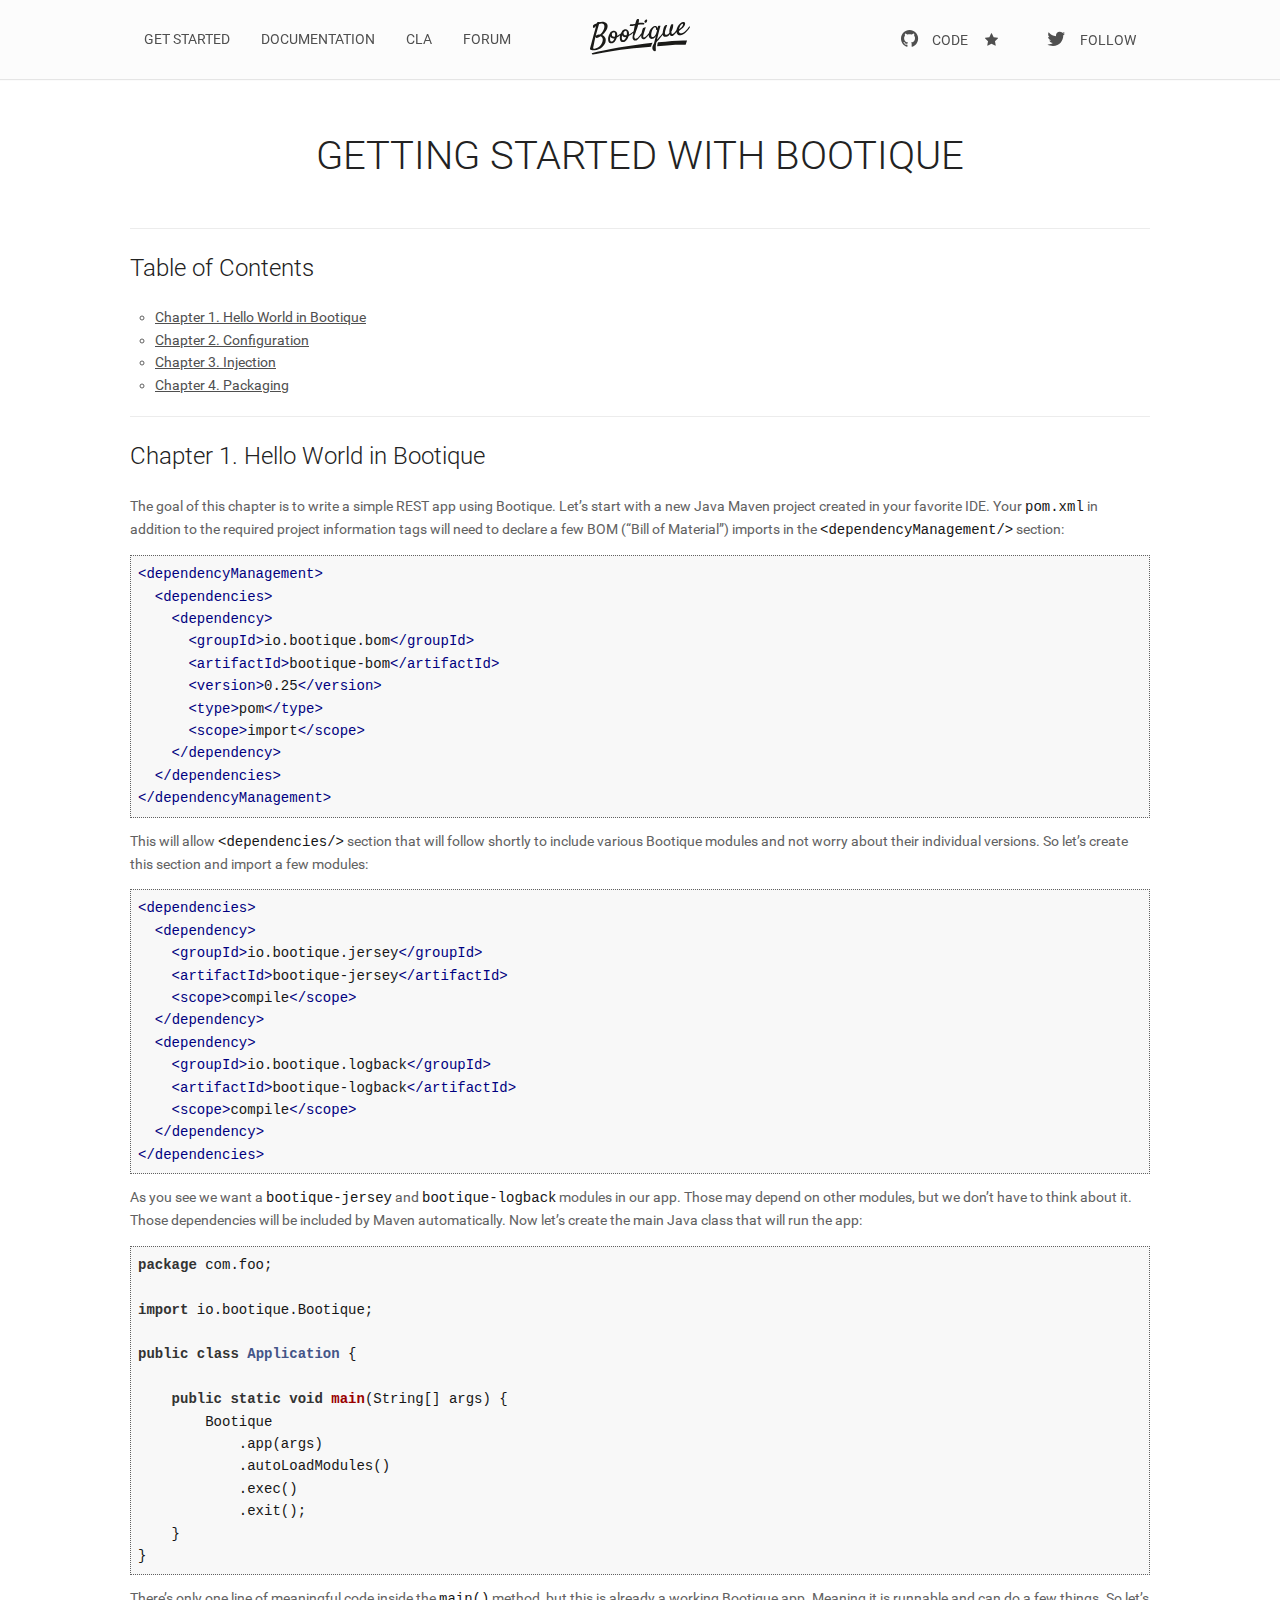
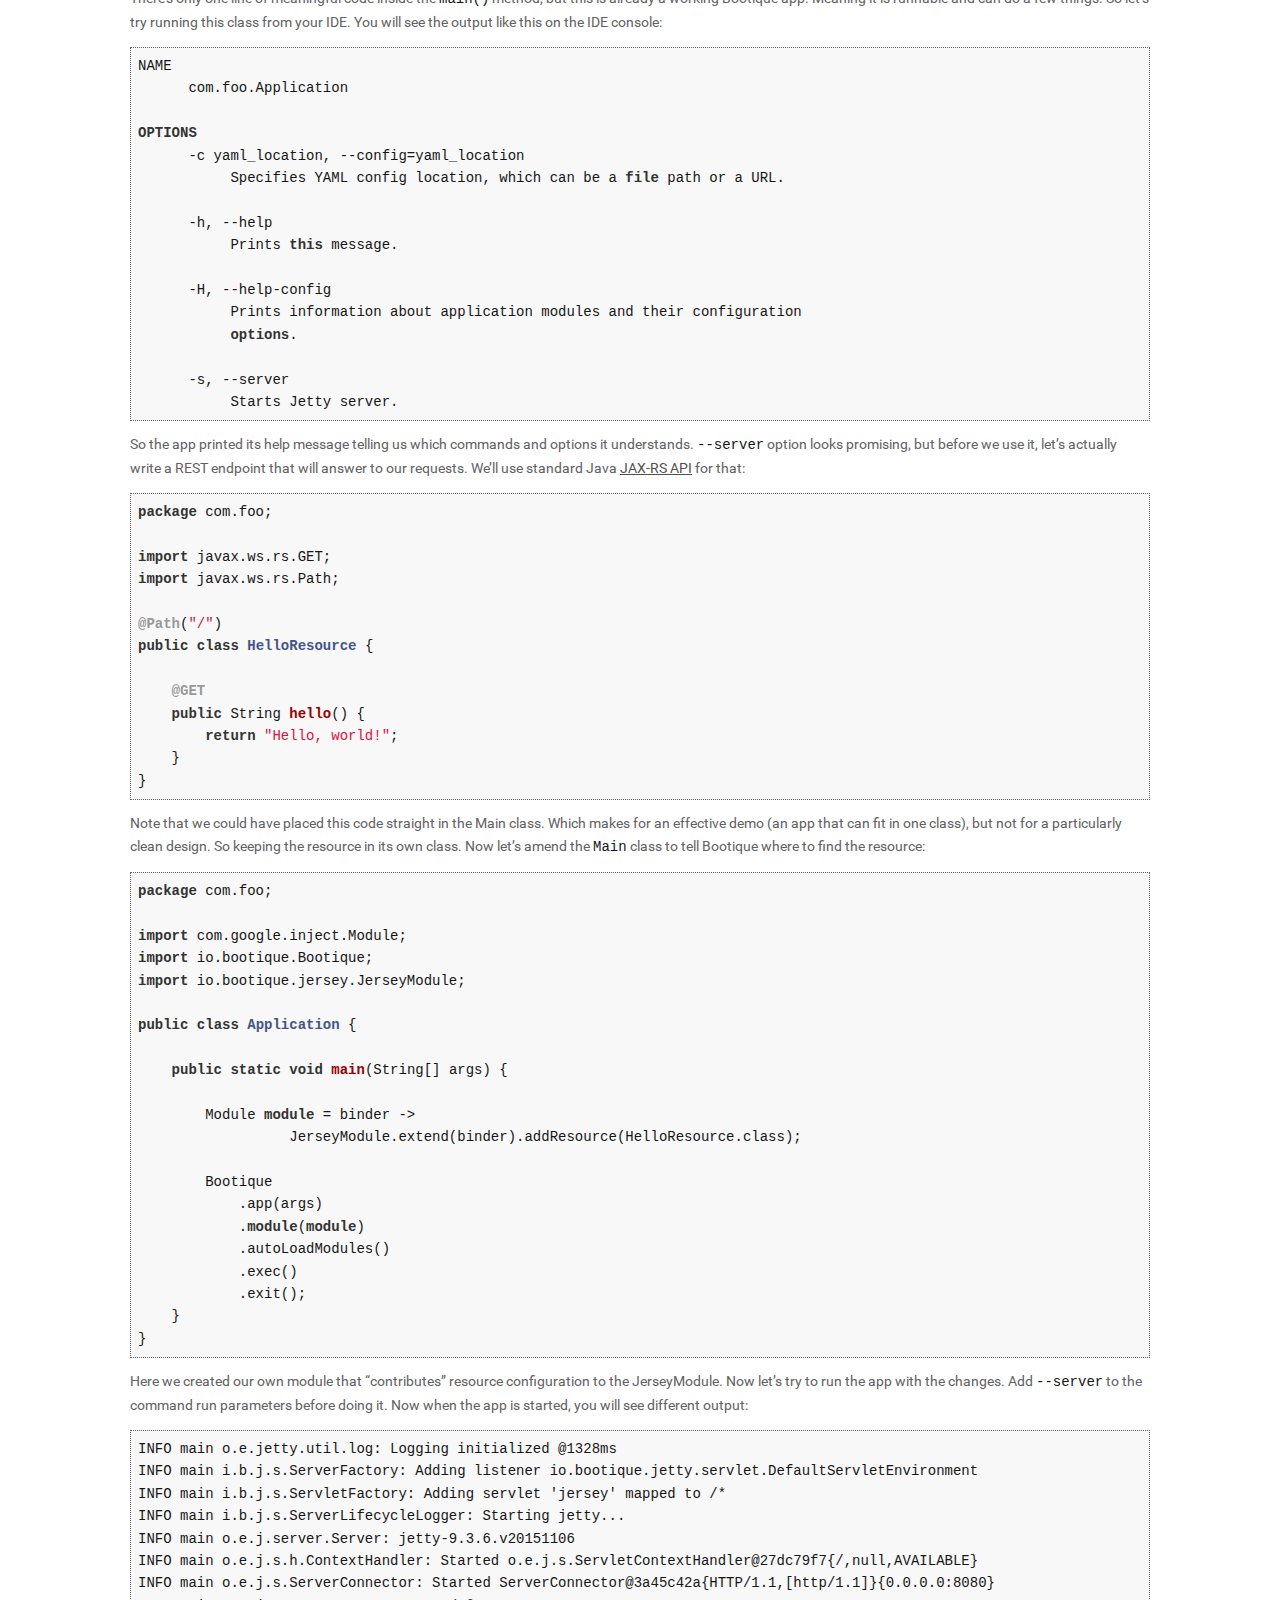
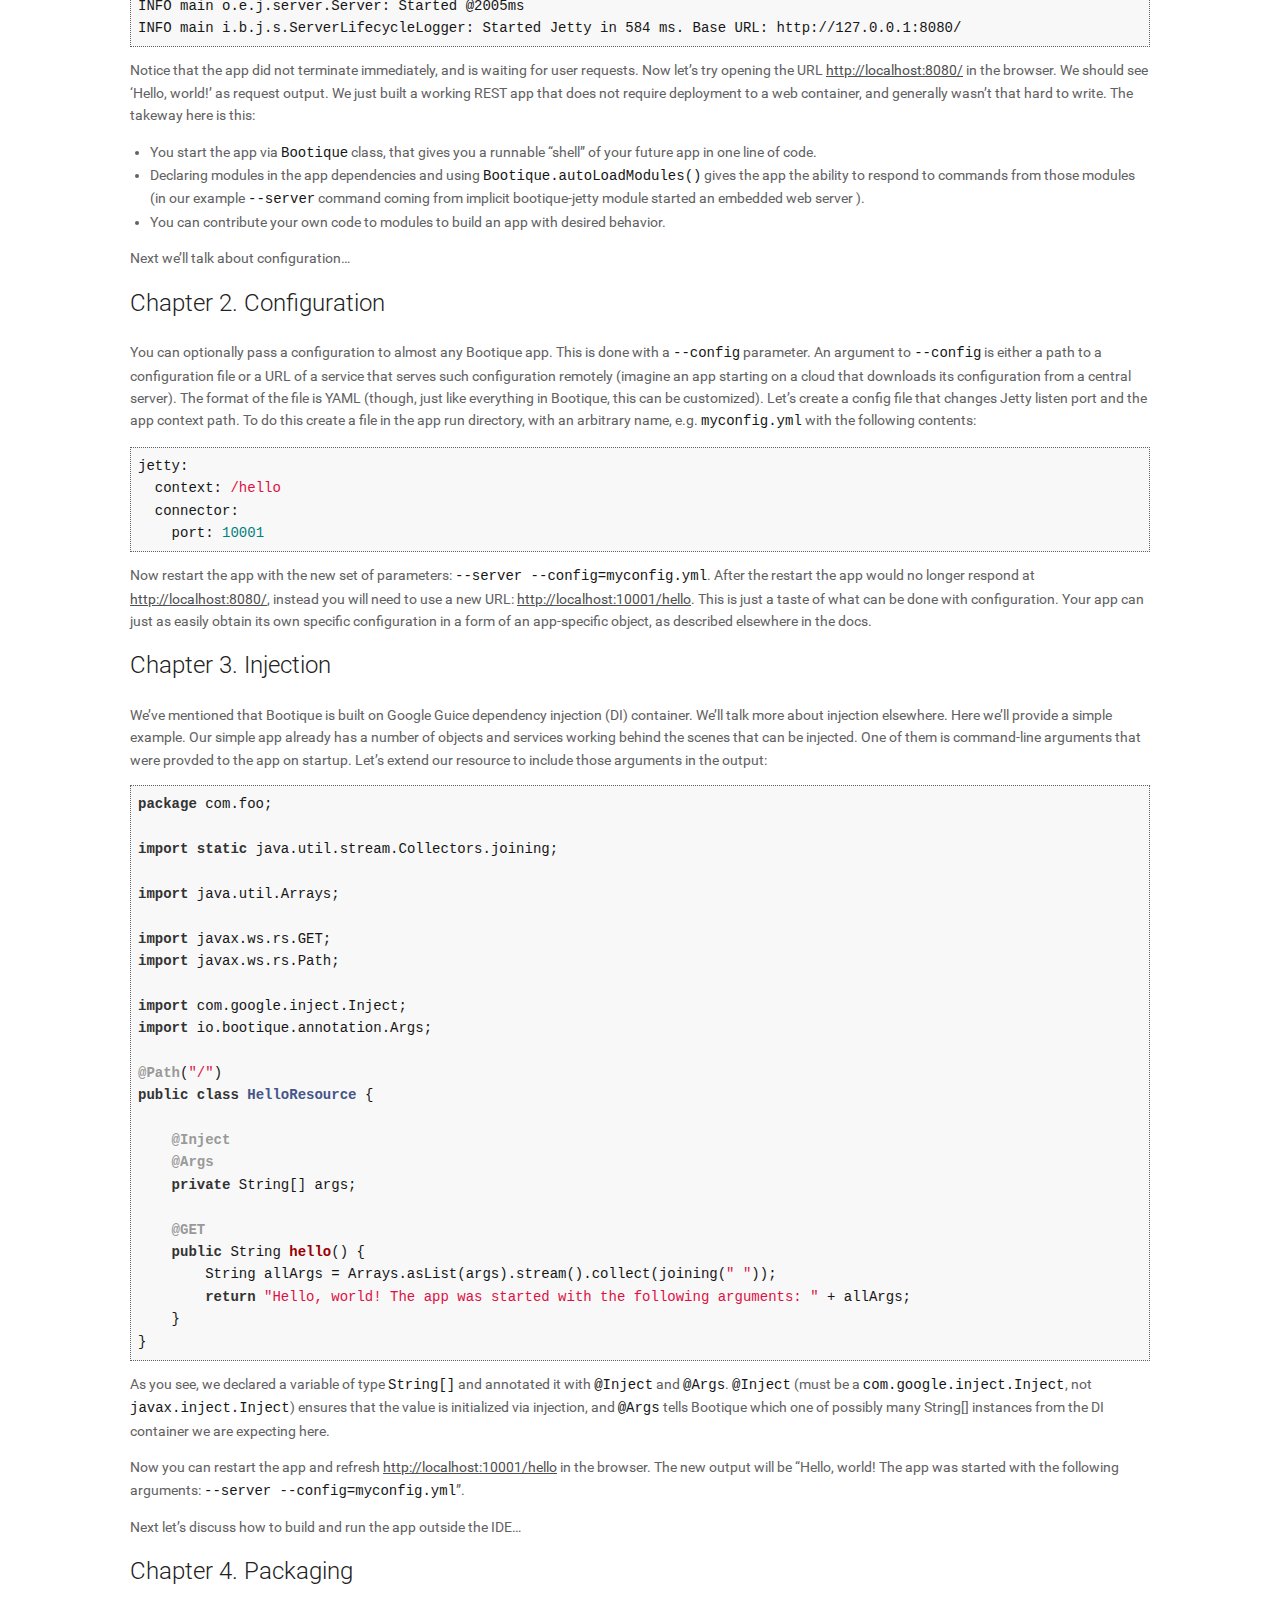
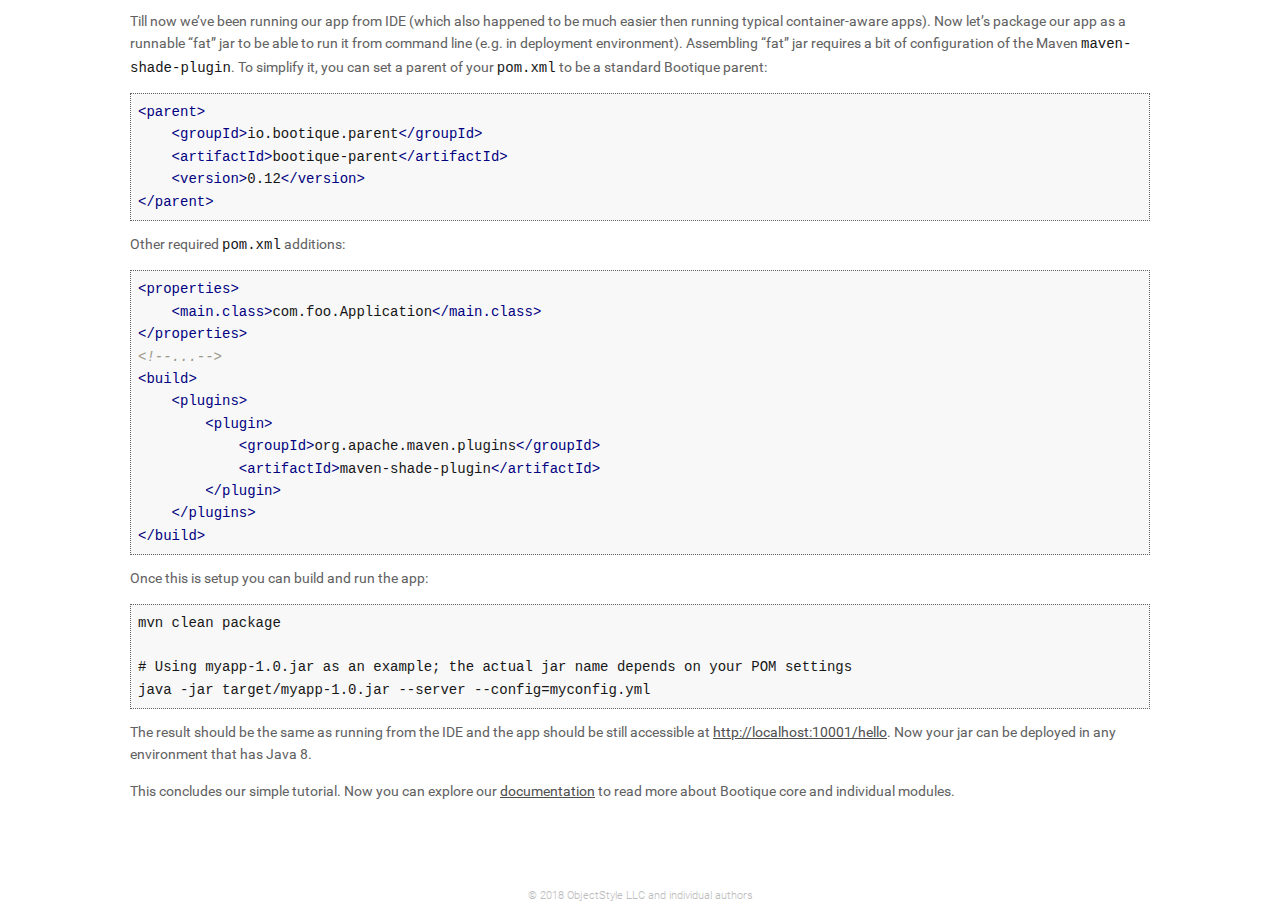
<file: docs/0/getting-started/index.html>
<!doctype html>
<html class="no-js" lang="en-us">
<head>
  <meta charset="utf-8">
  <title>Bootique: Minimally Opionated Framework for Runnable Java</title>
  <meta name="description" content="Bootique: A Minimally Opinionated Framework for Runnable Java Apps - Documentation version 0">
<meta name="keywords" content="Bootique Framework Documentation version 0">

  <meta name="viewport" content="width=device-width, initial-scale=1">
  <link rel="apple-touch-icon" sizes="180x180" href="/images/favicon/apple-touch-icon.png">
  <link rel="icon" type="image/png" href="/images/favicon/favicon-16x16.png" sizes="16x16">
  <link rel="icon" type="image/png" href="/images/favicon/favicon-32x32.png" sizes="32x32">
  <link rel="manifest" href="/images/favicon/manifest.json">
  <link rel="mask-icon" href="/images/favicon/safari-pinned-tab.svg" color="#5bbad5">
  <link rel="shortcut icon" href="/images/favicon/favicon.ico">
  <meta name="msapplication-config" content="/images/favicon/browserconfig.xml">
  <meta name="theme-color" content="#ffffff">
  <link rel="canonical" href="https://bootique.io/docs/0/getting-started/">
  <link href="/assets/app.css?7dd556dca42277ae5dd0" rel="stylesheet">
<script type="text/javascript" src="/assets/app.js?7dd556dca42277ae5dd0"></script>

</head>

<body>

<!--[if lt IE 10]>
<p class="browsehappy">
  You are using an <strong>outdated</strong> browser.
  Please <a href="https://browsehappy.com/">upgrade your browser</a> your browser</a> to improve your experience.
</p>
<![endif]-->

<div id="top-nav" class="main">
  
  <a href="#menu" id="menuLink" aria-label="Menu" class="menu-link">
    
    <span></span>
  </a>
  <div id="menu" class="nav-menu pure-menu pure-menu-horizontal pure-menu-fixed">
    
    <a href="https://bootique.io/" class="nav-brand center">
      <img src="/images/logo.svg" alt="Bootique"/>
    </a>

    <div class="container nav">
      <div class="valign-wrapper-sm">
        <div class="valign-sm">
          <ul class="pure-menu-list pull-left">
  
  
  <li class="pure-menu-item">
    <a class="pure-menu-link" href="/docs/0/getting-started/">Get started</a>
  </li>
  
  <li class="pure-menu-item">
    <a class="pure-menu-link" href="/docs/">Documentation</a>
  </li>
  
  <li class="pure-menu-item">
    <a class="pure-menu-link" href="/cla/">CLA</a>
  </li>
  
  <li class="pure-menu-item">
    <a class="pure-menu-link" href="https://groups.google.com/forum/#!forum/bootique-user">Forum</a>
  </li>
  
</ul>

        </div>
      </div>
      <ul class="pure-menu-list pull-right">
        <li class="pure-menu-item gh-btns" data-gh-owner="bootique" data-gh-repo="bootique">
          <a href="https://github.com/bootique/bootique" class="pure-menu-link github-btn fork">
            <i class="fa fa-github"></i><span>Code</span>
          </a>
          <a href="https://github.com/bootique/bootique/stargazers" class="pure-menu-link github-btn star">
            <i class="fa fa-github"></i><i class="fa fa-star"></i><span class="star-counter"></span>
          </a>
        </li>
        <li class="pure-menu-item tw-btn">
          <a href="https://twitter.com/intent/follow?screen_name=BootiqueProject" class="pure-menu-link tw-btn">
            <i class="fa fa-twitter"></i><span>Follow</span>
          </a>
        </li>
      </ul>
    </div>
  </div>
</div>


<div class="container content docbook bootique-docs">
  <h1>
    Getting Started with Bootique
  </h1>
  <hr/>

  <article>
    <h2>Table of Contents</h2>
    <nav id="TableOfContents">
<ul>
<li>
<ul>
<li><a href="#chapter-1-hello-world-in-bootique">Chapter 1. Hello World in Bootique</a></li>
<li><a href="#chapter-2-configuration">Chapter 2. Configuration</a></li>
<li><a href="#chapter-3-injection">Chapter 3. Injection</a></li>
<li><a href="#chapter-4-packaging">Chapter 4. Packaging</a></li>
</ul></li>
</ul>
</nav>
    <hr/>

    

<h2 id="chapter-1-hello-world-in-bootique">Chapter 1. Hello World in Bootique</h2>

<p>The goal of this chapter is to write a simple REST app using Bootique. Let&rsquo;s start with a new Java Maven project created in your favorite IDE. Your <code>pom.xml</code> in addition to the required project information tags will need to declare a few BOM (&ldquo;Bill of Material&rdquo;) imports in the <code>&lt;dependencyManagement/&gt;</code> section:</p>

<pre><code class="language-xml">&lt;dependencyManagement&gt;
  &lt;dependencies&gt;
    &lt;dependency&gt;
      &lt;groupId&gt;io.bootique.bom&lt;/groupId&gt;
      &lt;artifactId&gt;bootique-bom&lt;/artifactId&gt;
      &lt;version&gt;0.25&lt;/version&gt;
      &lt;type&gt;pom&lt;/type&gt;
      &lt;scope&gt;import&lt;/scope&gt;
    &lt;/dependency&gt;
  &lt;/dependencies&gt;
&lt;/dependencyManagement&gt;
</code></pre>

<p>This will allow  <code>&lt;dependencies/&gt;</code> section that will follow shortly to include various Bootique modules and not worry about their individual versions. So let&rsquo;s create this section and import a few modules:</p>

<pre><code class="language-xml">&lt;dependencies&gt;
  &lt;dependency&gt;
    &lt;groupId&gt;io.bootique.jersey&lt;/groupId&gt;
    &lt;artifactId&gt;bootique-jersey&lt;/artifactId&gt;
    &lt;scope&gt;compile&lt;/scope&gt;
  &lt;/dependency&gt;
  &lt;dependency&gt;
    &lt;groupId&gt;io.bootique.logback&lt;/groupId&gt;
    &lt;artifactId&gt;bootique-logback&lt;/artifactId&gt;
    &lt;scope&gt;compile&lt;/scope&gt;
  &lt;/dependency&gt;
&lt;/dependencies&gt;
</code></pre>

<p>As you see we want a <code>bootique-jersey</code> and <code>bootique-logback</code> modules in our app. Those may depend on other modules, but we don&rsquo;t have to think about it. Those dependencies will be included by Maven automatically. Now let&rsquo;s create the main Java class that will run the app:</p>

<pre><code class="language-java">package com.foo;

import io.bootique.Bootique;

public class Application {

    public static void main(String[] args) {
        Bootique
            .app(args)
            .autoLoadModules()
            .exec()
            .exit();
    }
}
</code></pre>

<p>There&rsquo;s only one line of meaningful code inside the <code>main()</code> method, but this is already a working Bootique app. Meaning it is runnable and can do a few things. So let&rsquo;s try running this class from your IDE. You will see the output like this on the IDE console:</p>

<pre><code>NAME
      com.foo.Application

OPTIONS
      -c yaml_location, --config=yaml_location
           Specifies YAML config location, which can be a file path or a URL.

      -h, --help
           Prints this message.

      -H, --help-config
           Prints information about application modules and their configuration
           options.

      -s, --server
           Starts Jetty server.
</code></pre>

<p>So the app printed its help message telling us which commands and options it understands.  <code>--server</code> option looks promising, but before we use it, let&rsquo;s actually write a REST endpoint that will answer to our requests. We&rsquo;ll use standard Java <a href="https://en.wikipedia.org/wiki/Java_API_for_RESTful_Web_Services">JAX-RS API</a> for that:</p>

<pre><code class="language-java">package com.foo;

import javax.ws.rs.GET;
import javax.ws.rs.Path;

@Path(&quot;/&quot;)
public class HelloResource {

    @GET
    public String hello() {
        return &quot;Hello, world!&quot;;
    }
}
</code></pre>

<p>Note that we could have placed this code straight in the Main class. Which makes for an effective demo (an app that can fit in one class), but not for a particularly clean design. So keeping the resource in its own class. Now let&rsquo;s amend the <code>Main</code> class to tell Bootique where to find the resource:</p>

<pre><code class="language-java">package com.foo;

import com.google.inject.Module;
import io.bootique.Bootique;
import io.bootique.jersey.JerseyModule;

public class Application {

    public static void main(String[] args) {

        Module module = binder -&gt; 
                  JerseyModule.extend(binder).addResource(HelloResource.class);

        Bootique
            .app(args)
            .module(module)
            .autoLoadModules()
            .exec()
            .exit();
    }
}
</code></pre>

<p>Here we created our own module that &ldquo;contributes&rdquo; resource configuration to the JerseyModule. Now let&rsquo;s try to run the app with the changes. Add <code>--server</code> to the command run parameters before doing it. Now when the app is started, you will see different output:</p>

<pre><code class="language-text">INFO main o.e.jetty.util.log: Logging initialized @1328ms
INFO main i.b.j.s.ServerFactory: Adding listener io.bootique.jetty.servlet.DefaultServletEnvironment
INFO main i.b.j.s.ServletFactory: Adding servlet 'jersey' mapped to /*
INFO main i.b.j.s.ServerLifecycleLogger: Starting jetty...
INFO main o.e.j.server.Server: jetty-9.3.6.v20151106
INFO main o.e.j.s.h.ContextHandler: Started o.e.j.s.ServletContextHandler@27dc79f7{/,null,AVAILABLE}
INFO main o.e.j.s.ServerConnector: Started ServerConnector@3a45c42a{HTTP/1.1,[http/1.1]}{0.0.0.0:8080}
INFO main o.e.j.server.Server: Started @2005ms
INFO main i.b.j.s.ServerLifecycleLogger: Started Jetty in 584 ms. Base URL: http://127.0.0.1:8080/
</code></pre>

<p>Notice that the app did not terminate immediately, and is waiting for user requests. Now let&rsquo;s try opening the URL <a href="http://localhost:8080/">http://localhost:8080/</a> in the browser. We should see &lsquo;Hello, world!&rsquo; as request output. We just built a working REST app that does not require deployment to a web container, and generally wasn&rsquo;t that hard to write. The takeway here is this:</p>

<ul>
<li>You start the app via <code>Bootique</code> class, that gives you a runnable &ldquo;shell&rdquo; of your future app in one line of code.</li>
<li>Declaring modules in the app dependencies and using <code>Bootique.autoLoadModules()</code> gives the app the ability to respond to commands from those modules (in our example <code>--server</code> command coming from implicit bootique-jetty module started an embedded web server ).</li>
<li>You can contribute your own code to modules to build an app with desired behavior.</li>
</ul>

<p>Next we&rsquo;ll talk about configuration&hellip;</p>

<h2 id="chapter-2-configuration">Chapter 2. Configuration</h2>

<p>You can optionally pass a configuration to almost any Bootique app. This is done with a <code>--config</code> parameter. An argument to <code>--config</code> is either a path to a configuration file or a URL of a service that serves such configuration remotely (imagine an app starting on a cloud that downloads its configuration from a central server). The format of the file is YAML (though, just like everything in Bootique, this can be customized). Let&rsquo;s create a config file that changes Jetty listen port and the app context path. To do this create a file in the app run directory, with an arbitrary name, e.g. <code>myconfig.yml</code> with the following contents:</p>

<pre><code class="language-yaml">jetty:
  context: /hello
  connector:
    port: 10001
</code></pre>

<p>Now restart the app with the new set of parameters: <code>--server --config=myconfig.yml</code>. After the restart the app would no longer respond at <a href="http://localhost:8080/">http://localhost:8080/</a>, instead you will need to use a new URL: <a href="http://localhost:10001/hello">http://localhost:10001/hello</a>. This is just a taste of what can be done with configuration. Your app can just as easily obtain its own specific configuration in a form of an app-specific object, as described elsewhere in the docs.</p>

<h2 id="chapter-3-injection">Chapter 3. Injection</h2>

<p>We&rsquo;ve mentioned that Bootique is built on Google Guice dependency injection (DI) container. We&rsquo;ll talk more about injection elsewhere. Here we&rsquo;ll provide a simple example. Our simple app already has a number of objects and services working behind the scenes that can be injected. One of them is command-line arguments that were provded to the app on startup. Let&rsquo;s extend our resource to include those arguments in the output:</p>

<pre><code class="language-java">package com.foo;

import static java.util.stream.Collectors.joining;

import java.util.Arrays;

import javax.ws.rs.GET;
import javax.ws.rs.Path;

import com.google.inject.Inject;
import io.bootique.annotation.Args;

@Path(&quot;/&quot;)
public class HelloResource {

    @Inject
    @Args
    private String[] args;

    @GET
    public String hello() {
        String allArgs = Arrays.asList(args).stream().collect(joining(&quot; &quot;));
        return &quot;Hello, world! The app was started with the following arguments: &quot; + allArgs;
    }
}
</code></pre>

<p>As you see, we declared a variable of type <code>String[]</code> and annotated it with <code>@Inject</code> and <code>@Args</code>. <code>@Inject</code> (must be a <code>com.google.inject.Inject</code>, not <code>javax.inject.Inject</code>) ensures that the value is initialized via injection, and <code>@Args</code> tells Bootique which one of possibly many String[] instances from the DI container we are expecting here.</p>

<p>Now you can restart the app and refresh <a href="http://localhost:10001/hello">http://localhost:10001/hello</a> in the browser. The new output will be &ldquo;Hello, world! The app was started with the following arguments: <code>--server --config=myconfig.yml</code>&rdquo;.</p>

<p>Next let&rsquo;s discuss how to build and run the app outside the IDE&hellip;</p>

<h2 id="chapter-4-packaging">Chapter 4. Packaging</h2>

<p>Till now we&rsquo;ve been running our app from IDE (which also happened to be much easier then running typical container-aware apps). Now let&rsquo;s package our app as a runnable &ldquo;fat&rdquo; jar to be able to run it from command line (e.g. in deployment environment). Assembling &ldquo;fat&rdquo; jar requires a bit of configuration of the Maven <code>maven-shade-plugin</code>. To simplify it, you can set a parent of your <code>pom.xml</code> to be a standard Bootique parent:</p>

<pre><code class="language-xml">&lt;parent&gt;
    &lt;groupId&gt;io.bootique.parent&lt;/groupId&gt;
    &lt;artifactId&gt;bootique-parent&lt;/artifactId&gt;
    &lt;version&gt;0.12&lt;/version&gt;
&lt;/parent&gt;
</code></pre>

<p>Other required <code>pom.xml</code> additions:</p>

<pre><code class="language-xml">&lt;properties&gt;
    &lt;main.class&gt;com.foo.Application&lt;/main.class&gt;
&lt;/properties&gt;
&lt;!--...--&gt;
&lt;build&gt;
    &lt;plugins&gt;
        &lt;plugin&gt;
            &lt;groupId&gt;org.apache.maven.plugins&lt;/groupId&gt;
            &lt;artifactId&gt;maven-shade-plugin&lt;/artifactId&gt;
        &lt;/plugin&gt;
    &lt;/plugins&gt;
&lt;/build&gt;
</code></pre>

<p>Once this is setup you can build and run the app:</p>

<pre><code class="language-text">mvn clean package

# Using myapp-1.0.jar as an example; the actual jar name depends on your POM settings
java -jar target/myapp-1.0.jar --server --config=myconfig.yml
</code></pre>

<p>The result should be the same as running from the IDE and the app should be still accessible at <a href="http://localhost:10001/hello">http://localhost:10001/hello</a>. Now your jar can be deployed in any environment that has Java 8.</p>

<p>This concludes our simple tutorial. Now you can explore our <a href="http://bootique.io/docs/">documentation</a> to read more about Bootique core and individual modules.</p>

  </article>
</div>
<p class="footer-p">&copy; <span class="current-year">2018</span> ObjectStyle LLC and individual authors</p>


<script>
  (function(b,o,i,l,e,r){b.GoogleAnalyticsObject=l;b[l]||(b[l]=
  function(){(b[l].q=b[l].q||[]).push(arguments)});b[l].l=+new Date;
  e=o.createElement(i);r=o.getElementsByTagName(i)[0];
  e.src='https://www.google-analytics.com/analytics.js';
  r.parentNode.insertBefore(e,r)}(window,document,'script','ga'));
  ga('create','UA-74603008-1');ga('send','pageview');
</script>



<script>
!function(e,t,n,s,u,a){e.twq||(s=e.twq=function(){s.exe?s.exe.apply(s,arguments):s.queue.push(arguments);
},s.version='1.1',s.queue=[],u=t.createElement(n),u.async=!0,u.src='//static.ads-twitter.com/uwt.js',
a=t.getElementsByTagName(n)[0],a.parentNode.insertBefore(u,a))}(window,document,'script');

twq('init','nwf2s');
twq('track','PageView');
</script>


</body>
</html>
</file>
<file: docs/0/bootique-jetty-docs/css/doc.css>
@IMPORT url("highlight.css");

html {
    padding:       0pt;
    margin:        0pt;
}

body, td {
    margin-left:   10%;
    margin-right:  10%;
    font-family:   "Helvetica Neue",Helvetica,"Segoe UI",Arial,freesans,sans-serif;
    font-size: medium;
}

div {
    margin:        0pt;
}

p {
    text-align:    justify;
}

hr {
    border:        1px solid gray;
    background:    gray;
}

h1, h2, h3, h4 {
    font-family: "Helvetica Neue",Helvetica,"Segoe UI",Arial,freesans,sans-serif;
    font-weight: normal;
    line-height: normal;
    margin: 1em 0 0.5em;
}

h2 {
    font-size: 170%;
    padding: 0;
}

h3 {
    border-bottom: 1px solid #EAEAEA;
    color: #CC4400;
    font-size: 135%;
    padding-bottom: 3px;
}

h4 {
    color: #AAAA99;
    font-size: 130%;
}

pre {
    line-height:   1.0;
    color:         black;

    -moz-tab-size: 4;
    -o-tab-size:   4;
    tab-size:      4;
}

pre.programlisting {
    font-size:     10pt;
    padding:       7pt 3pt;
    border:        1pt solid black;
    background:    #F9F9F6;
    clear:         both;
}

div.table {
    margin:        1em;
    padding:       0.5em;
    text-align:    center;
}

table[frame=void] {
    display:       table;
    width:         100%;
    border:        1px black solid;
    border-collapse: collapse;
    border-spacing: 0;
}

table[frame=void] td {
    padding-left:  7px;
    padding-right: 7px;
    border:        1px black solid;
}

table[frame=void] th {
    padding-left:  7px;
    padding-right: 7px;
    border:        1px black solid;
}

.sidebar {
    float: right;
    margin: 10px 0 10px 30px;
    padding: 10px 20px 20px 20px;
    width: 33%;
    border: 1px solid black;
    background-color: #F4F4F4;
    font-size: 14px;
}

.code {
    font-family: Courier New,monospace;
}

.mediaobject {
    padding-top: 30px;
    padding-bottom: 30px;
}

.legalnotice {
    font-size: 12px;
    font-style: italic;
}

p.releaseinfo {
    font-size: 100%;
    font-weight: bold;
    padding-top: 10px;
}

p.pubdate {
    font-size: 120%;
    font-weight: bold;
}

span.productname {
    font-size: 200%;
    font-weight: bold;
}

th.versioninfo {
    font-size: 10px;
    font-weight: normal;
    text-align: left;
}
</file>
<file: docs/0/bootique-logback-docs/css/doc.css>
@IMPORT url("highlight.css");

html {
    padding:       0pt;
    margin:        0pt;
}

body, td {
    margin-left:   10%;
    margin-right:  10%;
    font-family:   "Helvetica Neue",Helvetica,"Segoe UI",Arial,freesans,sans-serif;
    font-size: medium;
}

div {
    margin:        0pt;
}

p {
    text-align:    justify;
}

hr {
    border:        1px solid gray;
    background:    gray;
}

h1, h2, h3, h4 {
    font-family: "Helvetica Neue",Helvetica,"Segoe UI",Arial,freesans,sans-serif;
    font-weight: normal;
    line-height: normal;
    margin: 1em 0 0.5em;
}

h2 {
    font-size: 170%;
    padding: 0;
}

h3 {
    border-bottom: 1px solid #EAEAEA;
    color: #CC4400;
    font-size: 135%;
    padding-bottom: 3px;
}

h4 {
    color: #AAAA99;
    font-size: 130%;
}

pre {
    line-height:   1.0;
    color:         black;

    -moz-tab-size: 4;
    -o-tab-size:   4;
    tab-size:      4;
}

pre.programlisting {
    font-size:     10pt;
    padding:       7pt 3pt;
    border:        1pt solid black;
    background:    #F9F9F6;
    clear:         both;
}

div.table {
    margin:        1em;
    padding:       0.5em;
    text-align:    center;
}

table[frame=void] {
    display:       table;
    width:         100%;
    border:        1px black solid;
    border-collapse: collapse;
    border-spacing: 0;
}

table[frame=void] td {
    padding-left:  7px;
    padding-right: 7px;
    border:        1px black solid;
}

table[frame=void] th {
    padding-left:  7px;
    padding-right: 7px;
    border:        1px black solid;
}

.sidebar {
    float: right;
    margin: 10px 0 10px 30px;
    padding: 10px 20px 20px 20px;
    width: 33%;
    border: 1px solid black;
    background-color: #F4F4F4;
    font-size: 14px;
}

.code {
    font-family: Courier New,monospace;
}

.mediaobject {
    padding-top: 30px;
    padding-bottom: 30px;
}

.legalnotice {
    font-size: 12px;
    font-style: italic;
}

p.releaseinfo {
    font-size: 100%;
    font-weight: bold;
    padding-top: 10px;
}

p.pubdate {
    font-size: 120%;
    font-weight: bold;
}

span.productname {
    font-size: 200%;
    font-weight: bold;
}

th.versioninfo {
    font-size: 10px;
    font-weight: normal;
    text-align: left;
}
</file>
